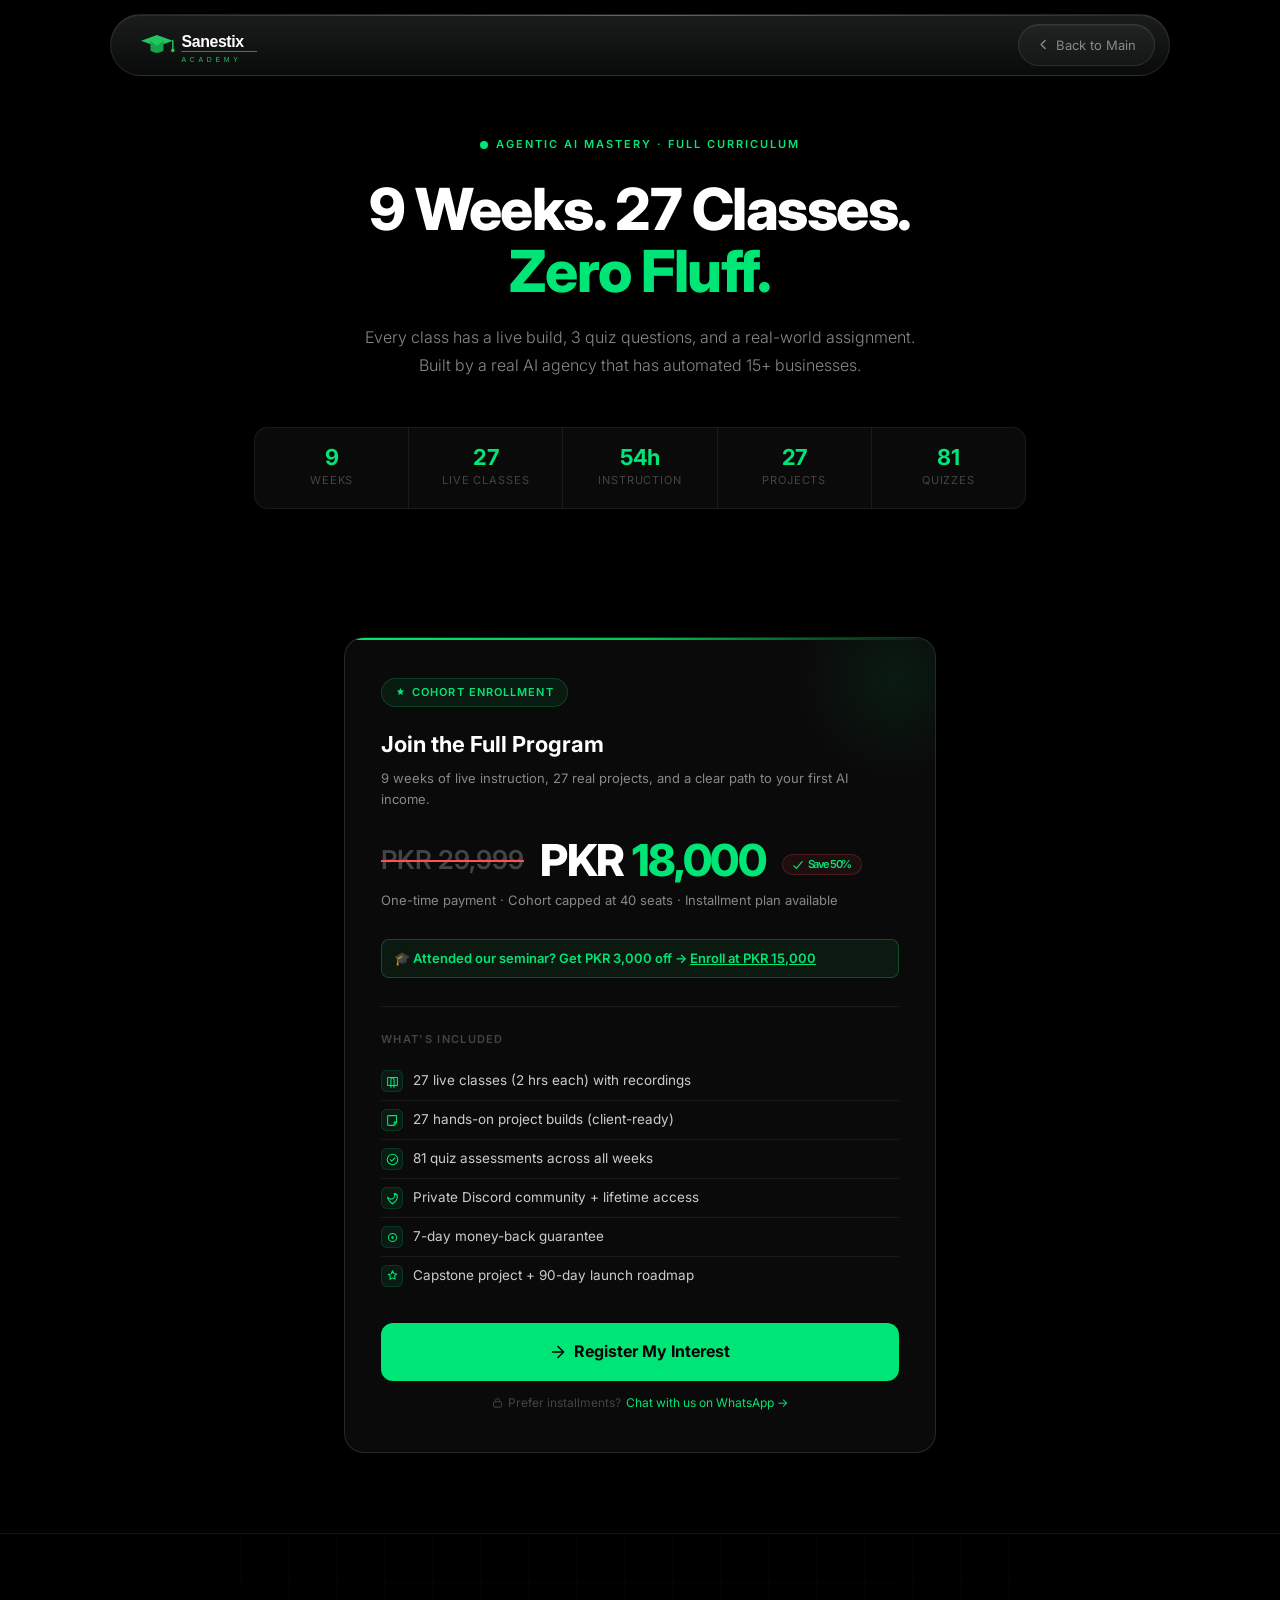
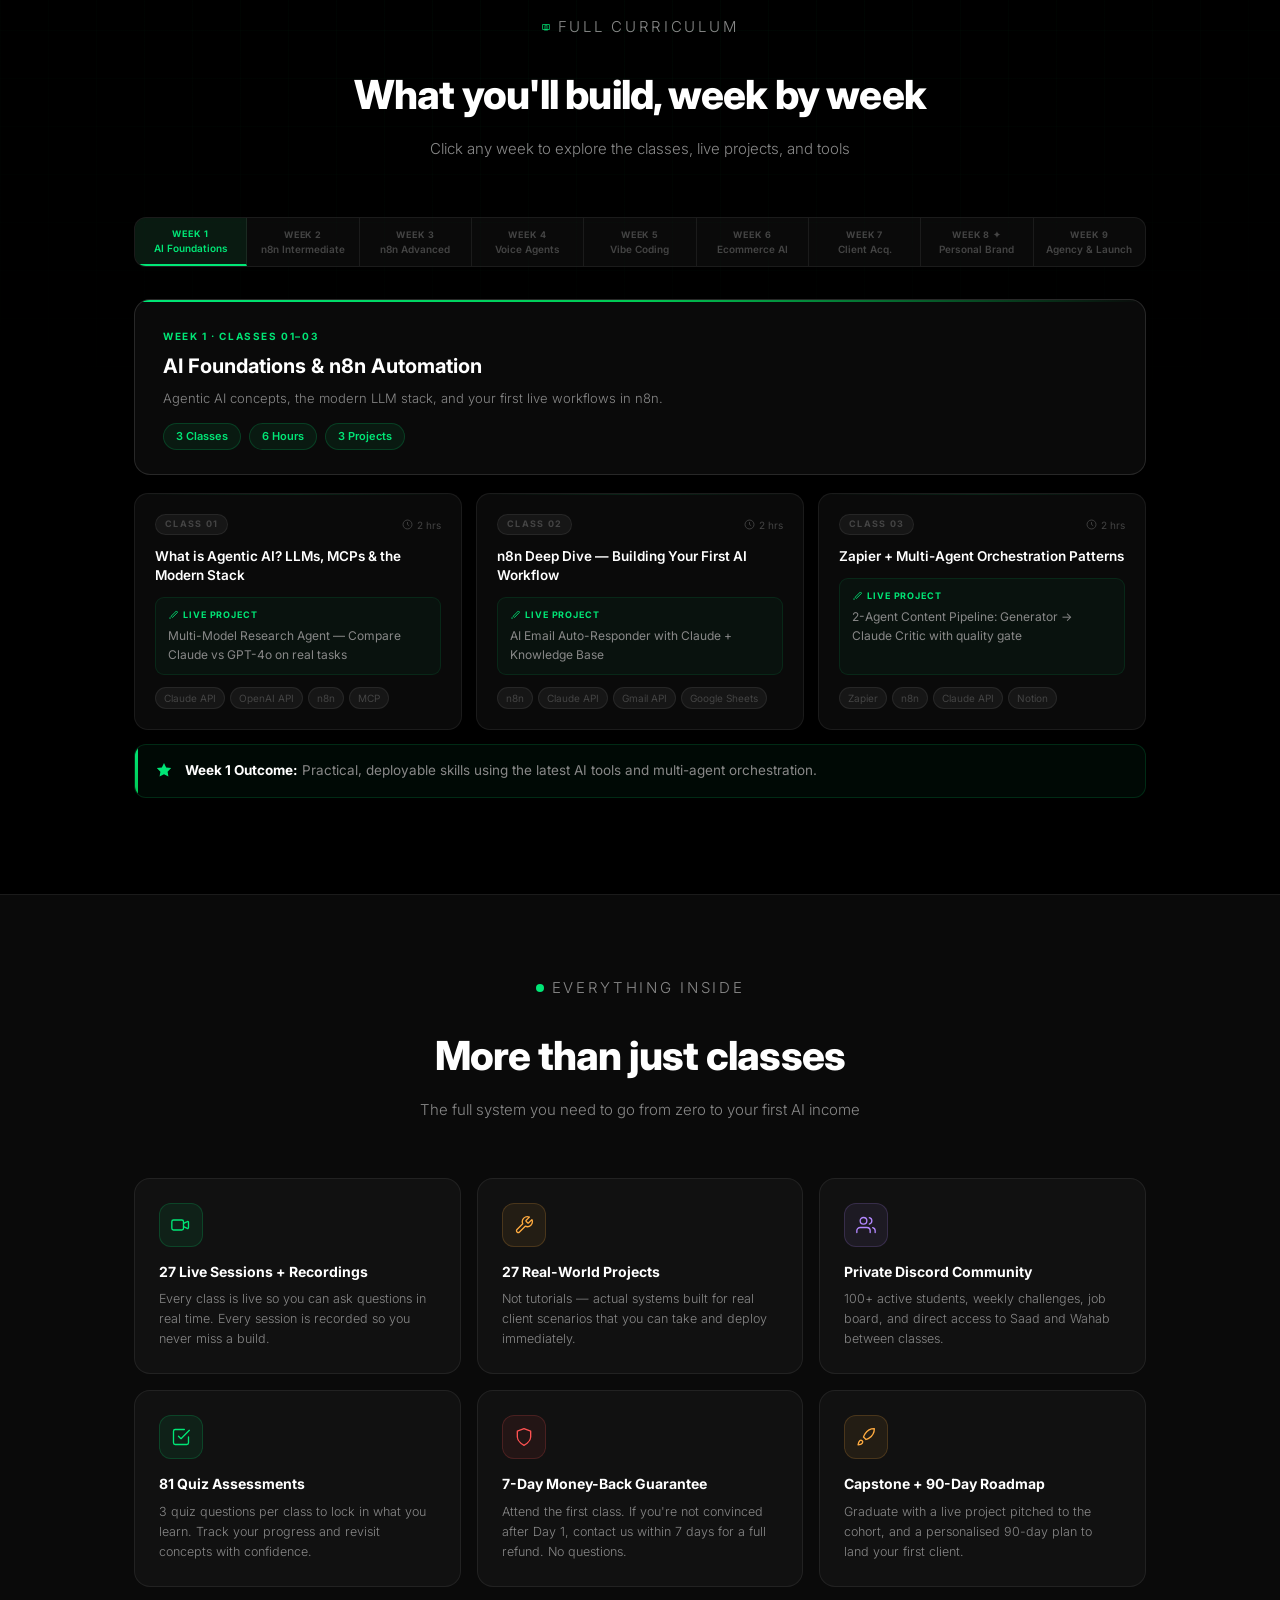
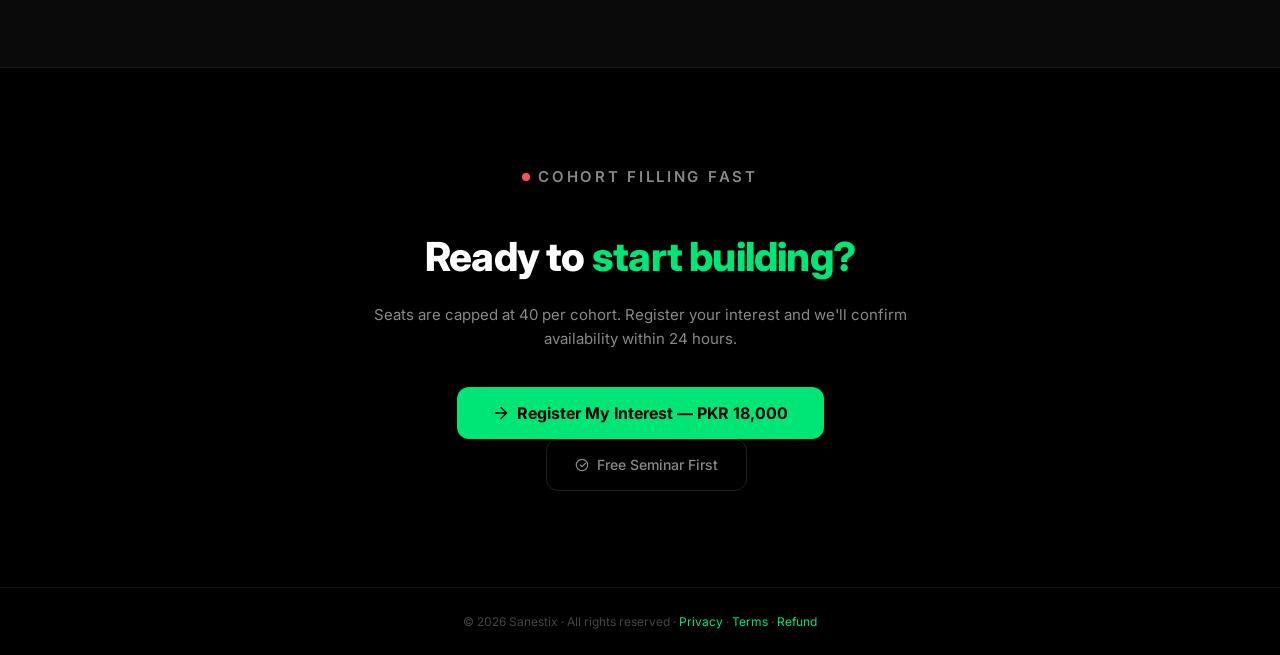
<file: course.html>
<!DOCTYPE html>
<html lang="en">
<head>
<meta charset="UTF-8">
  <link rel="icon" type="image/svg+xml" href="favicon.svg">
<meta name="viewport" content="width=device-width, initial-scale=1.0">
<title>Course Curriculum — Agentic AI Mastery | Sanestix Academy</title>
<meta name="description" content="Explore the full 9-week curriculum of Agentic AI Mastery by Sanestix. 27 live classes covering AI agents, automation, and real-world AI projects — zero fluff.">
<meta name="keywords" content="AI agents curriculum, agentic AI syllabus, 9 week AI course, Sanestix course content, AI automation training">
<meta name="author" content="Sanestix">
<link rel="canonical" href="https://academy.sanestix.com/course.html">

<!-- Open Graph / Social -->
<meta property="og:type" content="website">
<meta property="og:url" content="https://academy.sanestix.com/course.html">
<meta property="og:title" content="Course Curriculum — Agentic AI Mastery | Sanestix Academy">
<meta property="og:description" content="9 weeks. 27 classes. Full curriculum for building production AI agents. Explore the Sanestix Agentic AI Mastery program.">
<meta property="og:image" content="https://academy.sanestix.com/og-home.png">
<meta property="og:site_name" content="Sanestix Academy">

<!-- Twitter Card -->
<meta name="twitter:card" content="summary_large_image">
<meta name="twitter:url" content="https://academy.sanestix.com/course.html">
<meta name="twitter:title" content="Course Curriculum — Agentic AI Mastery | Sanestix Academy">
<meta name="twitter:description" content="9 weeks. 27 classes. Full curriculum for building production AI agents.">
<meta name="twitter:image" content="https://academy.sanestix.com/og-home.png">

<link rel="preconnect" href="https://fonts.googleapis.com">
<link href="https://fonts.googleapis.com/css2?family=Inter:ital,wght@0,300;0,400;0,500;0,600;0,700;0,800;0,900;1,300&display=swap" rel="stylesheet">
<style>
*, *::before, *::after { box-sizing: border-box; margin: 0; padding: 0; }
:root {
  --bg:     #000;
  --bg2:    #0a0a0a;
  --bg3:    #111;
  --bg4:    #161616;
  --g1:     #00e676;
  --g2:     #00c853;
  --border: rgba(255,255,255,0.07);
  --border2:rgba(255,255,255,0.12);
  --text:   #fff;
  --text2:  #888;
  --text3:  #444;
  --red:    #ff5252;
  --amber:  #ffab40;
  --purple: #b388ff;
}
html { scroll-behavior: smooth; }
body {
  font-family: 'Inter', sans-serif;
  background: var(--bg);
  color: var(--text);
  font-size: 15px;
  line-height: 1.6;
  overflow-x: hidden;
}
a { color: inherit; text-decoration: none; }
.container { max-width: 1060px; margin: 0 auto; padding: 0 24px; }

/* ── NAV ── */
.nav {
  position: fixed; top: 14px; left: 50%; transform: translateX(-50%); z-index: 100;
  width: min(1060px, calc(100% - 32px));
  background:
    linear-gradient(180deg, rgba(255,255,255,0.09), rgba(255,255,255,0.02)),
    rgba(6,11,7,0.62);
  backdrop-filter: blur(24px) saturate(1.45);
  -webkit-backdrop-filter: blur(24px) saturate(1.45);
  border: 1px solid rgba(255,255,255,0.10);
  border-radius: 999px;
  box-shadow: inset 0 1px 0 rgba(255,255,255,0.06), 0 18px 40px rgba(0,0,0,0.28);
  min-height: 62px;
  display: flex; align-items: center;
}
.nav::before {
  content: "";
  position: absolute;
  inset: 0;
  height: 1px;
  background: linear-gradient(90deg, transparent, rgba(255,255,255,0.28), transparent);
  pointer-events: none;
}
.nav-inner {
  max-width: none; margin: 0 auto; padding: 0 14px 0 20px;
  width: 100%;
  display: flex; align-items: center; justify-content: space-between;
}

.nav-back {
  display: flex; align-items: center; gap: 6px;
  font-size: 13px; color: var(--text2);
  padding: 10px 18px; border-radius: 999px;
  border: 1px solid rgba(255,255,255,0.10);
  background: rgba(255,255,255,0.04);
  box-shadow: inset 0 1px 0 rgba(255,255,255,0.05);
  transition: color .15s, border-color .15s, background .15s, transform .15s;
}
.nav-back:hover {
  color: var(--g1);
  border-color: rgba(0,230,118,0.3);
  background: rgba(255,255,255,0.08);
  transform: translateY(-1px);
}

/* ── HERO ── */
.hero {
  padding: 132px 24px 72px;
  max-width: 820px;
  margin: 0 auto;
  text-align: center;
}
@media (max-width: 640px) {
  .nav {
    width: calc(100% - 20px);
    top: 10px;
  }
  .nav-inner {
    padding: 0 10px 0 16px;
  }
}
.eyebrow {
  display: inline-flex; align-items: center; gap: 8px;
  font-size: 11px; font-weight: 600; letter-spacing: 0.18em;
  text-transform: uppercase; color: var(--g1);
  margin-bottom: 24px;
}
.hero h1 {
  font-size: clamp(32px, 5.5vw, 58px);
  font-weight: 800;
  line-height: 1.08;
  letter-spacing: -0.025em;
  margin-bottom: 20px;
}
.hero h1 em { color: var(--g1); font-style: normal; }
.hero-sub {
  font-size: 16px; color: var(--text2); font-weight: 300;
  line-height: 1.75; max-width: 560px; margin: 0 auto 48px;
}

/* Stats strip */
.stats-strip {
  display: flex; align-items: center; justify-content: center;
  gap: 0;
  background: var(--bg2);
  border: 1px solid var(--border);
  border-radius: 14px;
  overflow: hidden;
  margin-bottom: 56px;
}
.stat-cell {
  flex: 1; padding: 18px 12px; text-align: center;
  border-right: 1px solid var(--border);
}
.stat-cell:last-child { border-right: none; }
.stat-num {
  font-size: 22px; font-weight: 700; color: var(--g1); line-height: 1;
  letter-spacing: -0.02em;
}
.stat-lbl {
  font-size: 11px; color: var(--text3); margin-top: 4px;
  text-transform: uppercase; letter-spacing: 0.08em;
}

/* ── PRICING CARD ── */
.pricing-section {
  padding: 0 24px 80px;
  max-width: 640px;
  margin: 0 auto;
}
.pricing-card {
  background: var(--bg2);
  border: 1px solid var(--border2);
  border-radius: 20px;
  padding: 40px 36px;
  position: relative;
  overflow: hidden;
}
.pricing-card::before {
  content: '';
  position: absolute; top: 0; left: 0; right: 0; height: 2px;
  background: linear-gradient(90deg, var(--g1), var(--g2), transparent);
}
.pricing-glow {
  position: absolute; top: -60px; right: -60px;
  width: 200px; height: 200px;
  background: radial-gradient(circle, rgba(0,230,118,0.08) 0%, transparent 70%);
  pointer-events: none;
}
.pricing-badge {
  display: inline-flex; align-items: center; gap: 6px;
  background: rgba(0,230,118,0.07);
  border: 1px solid rgba(0,230,118,0.2);
  color: var(--g1); font-size: 11px; font-weight: 600;
  padding: 5px 13px; border-radius: 100px;
  text-transform: uppercase; letter-spacing: 0.1em;
  margin-bottom: 20px;
}
.pricing-head { margin-bottom: 28px; }
.pricing-head h2 {
  font-size: 22px; font-weight: 700; margin-bottom: 6px;
}
.pricing-head p { font-size: 13px; color: var(--text2); }

.price-row {
  display: flex; align-items: center; gap: 16px;
  margin-bottom: 8px;
}
.price-old {
  font-size: 26px; font-weight: 600; color: var(--text3);
  text-decoration: line-through;
  text-decoration-color: var(--red);
  text-decoration-thickness: 2px;
  position: relative;
}
.price-new {
  font-size: 44px; font-weight: 800; color: var(--text);
  letter-spacing: -0.03em; line-height: 1;
}
.price-new span { color: var(--g1); }
.price-note { font-size: 13px; color: var(--text2); margin-bottom: 28px; }
.save-badge {
  display: inline-flex; align-items: center; gap: 5px;
  background: rgba(255,82,82,0.08);
  border: 1px solid rgba(255,82,82,0.2);
  color: var(--red); font-size: 11px; font-weight: 600;
  padding: 4px 10px; border-radius: 100px;
  margin-left: 8px; vertical-align: middle;
}

.pricing-divider {
  height: 1px; background: var(--border); margin: 24px 0;
}

.what-included { margin-bottom: 28px; }
.what-included h4 {
  font-size: 11px; font-weight: 600; color: var(--text3);
  letter-spacing: 0.12em; text-transform: uppercase;
  margin-bottom: 14px;
}
.include-item {
  display: flex; align-items: center; gap: 10px;
  padding: 8px 0;
  border-bottom: 1px solid var(--border);
  font-size: 13.5px; color: #ccc;
}
.include-item:last-child { border-bottom: none; }
.include-icon {
  width: 22px; height: 22px; border-radius: 6px; flex-shrink: 0;
  background: rgba(0,230,118,0.08); border: 1px solid rgba(0,230,118,0.15);
  display: flex; align-items: center; justify-content: center;
}

.enroll-btn {
  width: 100%;
  display: flex; align-items: center; justify-content: center; gap: 8px;
  background: var(--g1); color: #000;
  border: none; border-radius: 12px;
  padding: 16px; font-size: 16px; font-weight: 700;
  font-family: 'Inter', sans-serif;
  cursor: pointer; transition: background .15s, transform .12s;
  margin-bottom: 12px;
}
.enroll-btn:hover { background: var(--g2); transform: translateY(-1px); }
.enroll-btn:active { transform: none; }

.installment-note {
  text-align: center; font-size: 12px; color: var(--text3);
  display: flex; align-items: center; justify-content: center; gap: 5px;
}
.installment-note a { color: var(--g1); }

/* ── CURRICULUM ── */
.curriculum-section {
  padding: 80px 0 96px;
  border-top: 1px solid var(--border);
  position: relative;
  overflow: hidden;
}
.curriculum-section::before {
  content: '';
  position: absolute; inset: 0;
  background-image:
    linear-gradient(rgba(0,230,118,0.025) 1px, transparent 1px),
    linear-gradient(90deg, rgba(0,230,118,0.025) 1px, transparent 1px);
  background-size: 48px 48px;
  mask-image: radial-gradient(ellipse 80% 60% at 50% 0%, black 20%, transparent 100%);
  pointer-events: none;
}
.section-head { text-align: center; margin-bottom: 56px; }
.section-head h2 {
  font-size: clamp(26px, 4vw, 40px); font-weight: 800;
  letter-spacing: -0.02em; margin-bottom: 10px;
}
.section-head p { font-size: 15px; color: var(--text2); font-weight: 300; }

/* Week nav */
.week-nav {
  display: flex; gap: 0;
  background: var(--bg2); border: 1px solid var(--border);
  border-radius: 12px; overflow: hidden;
  margin-bottom: 32px;
  overflow-x: auto;
}
.week-btn {
  flex: 1; min-width: 72px; padding: 10px 6px;
  background: none; border: none; border-right: 1px solid var(--border);
  cursor: pointer; text-align: center; transition: background .15s;
  font-family: 'Inter', sans-serif;
}
.week-btn:last-child { border-right: none; }
.week-btn .wn { display: block; font-size: 9px; font-weight: 700; color: var(--text3); letter-spacing: 0.1em; text-transform: uppercase; margin-bottom: 3px; }
.week-btn .wl { display: block; font-size: 10px; font-weight: 600; color: var(--text3); white-space: nowrap; overflow: hidden; text-overflow: ellipsis; }
.week-btn:hover { background: rgba(255,255,255,0.03); }
.week-btn:hover .wn, .week-btn:hover .wl { color: var(--text2); }
.week-btn.active { background: rgba(0,230,118,0.07); border-bottom: 2px solid var(--g1); }
.week-btn.active .wn, .week-btn.active .wl { color: var(--g1); }

/* Week panel */
.week-panel { display: none; }
.week-panel.active { display: block; }

.week-header-card {
  background: var(--bg2);
  border: 1px solid var(--border2);
  border-radius: 16px; padding: 28px 28px 24px;
  margin-bottom: 18px;
  position: relative; overflow: hidden;
}
.week-header-card::after {
  content: '';
  position: absolute; top: 0; left: 0; right: 0; height: 2px;
  background: linear-gradient(90deg, var(--g1), var(--g2), transparent);
}
.week-label {
  font-size: 10px; font-weight: 700; color: var(--g1);
  letter-spacing: 0.16em; text-transform: uppercase; margin-bottom: 6px;
}
.week-title {
  font-size: 20px; font-weight: 700; margin-bottom: 6px;
}
.week-desc { font-size: 13px; color: var(--text2); font-weight: 300; }
.week-pills {
  display: flex; gap: 8px; margin-top: 14px; flex-wrap: wrap;
}
.week-pill {
  font-size: 11px; font-weight: 600; color: var(--g1);
  background: rgba(0,230,118,0.07); border: 1px solid rgba(0,230,118,0.18);
  padding: 4px 12px; border-radius: 100px;
}

/* Classes grid */
.classes-grid {
  display: grid; grid-template-columns: repeat(3, 1fr);
  gap: 14px; margin-bottom: 14px;
}
.class-card {
  background: var(--bg2);
  border: 1px solid var(--border);
  border-radius: 14px; padding: 20px;
  display: flex; flex-direction: column; gap: 12px;
  transition: border-color .2s, transform .2s;
  position: relative; overflow: hidden;
}
.class-card::before {
  content: '';
  position: absolute; top: 0; left: 0; right: 0; height: 1px;
  background: linear-gradient(90deg, transparent, rgba(0,230,118,0.12), transparent);
}
.class-card:hover {
  border-color: rgba(0,230,118,0.35);
  transform: translateY(-2px);
}
.class-top {
  display: flex; align-items: center; justify-content: space-between;
}
.class-num {
  font-size: 9px; font-weight: 700; color: var(--text3);
  letter-spacing: 0.14em; text-transform: uppercase;
  background: var(--bg4); border: 1px solid var(--border);
  padding: 2px 9px; border-radius: 100px;
}
.class-dur {
  display: flex; align-items: center; gap: 4px;
  font-size: 10px; color: var(--text3);
}
.class-title {
  font-size: 13.5px; font-weight: 600; color: var(--text); line-height: 1.4;
}
.class-project {
  background: rgba(0,230,118,0.04);
  border: 1px solid rgba(0,230,118,0.1);
  border-radius: 9px; padding: 10px 12px;
  flex: 1;
}
.project-label {
  display: flex; align-items: center; gap: 5px;
  font-size: 9px; font-weight: 700; color: var(--g1);
  letter-spacing: 0.1em; text-transform: uppercase; margin-bottom: 5px;
}
.project-title { font-size: 12px; color: var(--text2); line-height: 1.55; }
.class-tools { display: flex; flex-wrap: wrap; gap: 5px; }
.tool-tag {
  font-size: 10px; background: var(--bg4);
  border: 1px solid var(--border); color: var(--text3);
  padding: 2px 8px; border-radius: 100px;
  transition: color .15s, border-color .15s;
}
.class-card:hover .tool-tag { color: var(--text2); border-color: rgba(0,230,118,0.18); }

/* Outcome bar */
.outcome-bar {
  background: rgba(0,230,118,0.04);
  border: 1px solid rgba(0,230,118,0.15);
  border-radius: 12px; padding: 15px 20px;
  display: flex; align-items: center; gap: 12px;
  font-size: 13.5px; color: var(--text2);
  position: relative; overflow: hidden;
}
.outcome-bar::before {
  content: '';
  position: absolute; left: 0; top: 0; bottom: 0; width: 3px;
  background: linear-gradient(180deg, var(--g1), var(--g2));
}
.outcome-bar strong { color: var(--text); }

/* ── WHAT'S INCLUDED ── */
.included-section {
  background: var(--bg2);
  border-top: 1px solid var(--border);
  border-bottom: 1px solid var(--border);
  padding: 80px 0;
}
.included-grid {
  display: grid; grid-template-columns: repeat(3, 1fr); gap: 16px;
  margin-top: 48px;
}
.included-card {
  background: var(--bg3);
  border: 1px solid var(--border);
  border-radius: 16px; padding: 24px;
  transition: border-color .2s, transform .2s;
}
.included-card:hover {
  border-color: rgba(0,230,118,0.3);
  transform: translateY(-2px);
}
.included-icon {
  width: 44px; height: 44px; border-radius: 12px; flex-shrink: 0;
  display: flex; align-items: center; justify-content: center;
  margin-bottom: 14px;
}
.included-icon.green { background: rgba(0,230,118,0.08); border: 1px solid rgba(0,230,118,0.18); }
.included-icon.amber { background: rgba(255,171,64,0.08); border: 1px solid rgba(255,171,64,0.18); }
.included-icon.purple { background: rgba(179,136,255,0.08); border: 1px solid rgba(179,136,255,0.18); }
.included-icon.red { background: rgba(255,82,82,0.08); border: 1px solid rgba(255,82,82,0.18); }
.included-icon.blue { background: rgba(96,165,250,0.08); border: 1px solid rgba(96,165,250,0.18); }
.included-card h4 {
  font-size: 14px; font-weight: 700; margin-bottom: 6px;
}
.included-card p { font-size: 12.5px; color: var(--text2); line-height: 1.6; font-weight: 300; }

/* ── CTA BOTTOM ── */
.cta-section {
  padding: 96px 24px;
  text-align: center;
  max-width: 600px;
  margin: 0 auto;
}
.cta-section h2 {
  font-size: clamp(26px, 4vw, 40px); font-weight: 800;
  letter-spacing: -0.02em; margin-bottom: 14px;
}
.cta-section h2 em { color: var(--g1); font-style: normal; }
.cta-section p { font-size: 15px; color: var(--text2); margin-bottom: 36px; }
.btn-green {
  display: inline-flex; align-items: center; gap: 8px;
  background: var(--g1); color: #000;
  font-size: 16px; font-weight: 700;
  padding: 16px 36px; border-radius: 12px;
  transition: background .15s, transform .12s;
  border: none; cursor: pointer; font-family: 'Inter', sans-serif;
}
.btn-green:hover { background: var(--g2); transform: translateY(-1px); }
.btn-ghost {
  display: inline-flex; align-items: center; gap: 8px;
  background: transparent; color: var(--text2);
  font-size: 14px; font-weight: 500;
  padding: 14px 28px; border-radius: 12px;
  border: 1px solid var(--border2);
  transition: border-color .15s, color .15s;
  margin-left: 12px;
}
.btn-ghost:hover { border-color: rgba(0,230,118,0.35); color: var(--text); }

/* ── FOOTER ── */
footer {
  border-top: 1px solid var(--border);
  text-align: center; padding: 24px;
  font-size: 12px; color: var(--text3);
}
footer a { color: var(--g1); }

/* ── MODAL ── */
.overlay {
  display: none;
  position: fixed; inset: 0; z-index: 200;
  background: rgba(0,0,0,0.82); backdrop-filter: blur(6px);
  align-items: center; justify-content: center; padding: 24px;
}
.overlay.open { display: flex; }
.modal {
  background: #111; border: 1px solid rgba(255,255,255,0.1);
  border-radius: 18px; padding: 40px 36px;
  width: 100%; max-width: 400px; position: relative;
}
.modal-close {
  position: absolute; top: 16px; right: 18px;
  background: none; border: none; color: #555;
  font-size: 22px; cursor: pointer;
}
.modal-close:hover { color: #fff; }
.modal h2 { font-size: 20px; font-weight: 700; margin-bottom: 6px; }
.modal p { font-size: 13px; color: #777; margin-bottom: 24px; }
.field { margin-bottom: 14px; }
.field label {
  display: block; font-size: 11px; font-weight: 600;
  letter-spacing: 0.1em; color: #555; text-transform: uppercase; margin-bottom: 7px;
}
.field input {
  width: 100%; background: #1a1a1a;
  border: 1px solid rgba(255,255,255,0.1);
  border-radius: 10px; padding: 13px 14px;
  color: #fff; font-size: 14px;
  font-family: 'Inter', sans-serif; outline: none;
  transition: border-color .2s;
}
.field input::placeholder { color: #333; }
.field input:focus { border-color: var(--g1); box-shadow: 0 0 0 3px rgba(0,230,118,0.07); }
.modal-btn {
  width: 100%; background: var(--g1); color: #000;
  border: none; border-radius: 10px; padding: 14px;
  font-size: 15px; font-weight: 700;
  font-family: 'Inter', sans-serif; cursor: pointer;
  margin-top: 4px; transition: background .15s;
  display: flex; align-items: center; justify-content: center; gap: 8px;
}
.modal-btn:hover { background: var(--g2); }
.privacy { text-align: center; font-size: 11px; color: #333; margin-top: 10px; display: flex; align-items: center; justify-content: center; gap: 5px; }

/* Success */
.success-state { display: none; text-align: center; }
.success-icon {
  width: 54px; height: 54px; border-radius: 50%;
  background: rgba(0,230,118,0.08); border: 2px solid var(--g1);
  display: flex; align-items: center; justify-content: center;
  margin: 0 auto 16px;
}
.success-state h3 { font-size: 20px; font-weight: 700; margin-bottom: 8px; }
.success-state p { font-size: 13px; color: #777; line-height: 1.6; }
.wa-btn {
  display: inline-flex; align-items: center; gap: 8px;
  background: #25d366; color: #000;
  font-weight: 700; font-size: 14px;
  padding: 11px 20px; border-radius: 100px;
  margin-top: 16px; font-family: 'Inter', sans-serif;
}
.wa-btn:hover { opacity: 0.88; }

/* ── RESPONSIVE ── */
@media (max-width: 820px) {
  .classes-grid { grid-template-columns: 1fr 1fr; }
  .included-grid { grid-template-columns: 1fr 1fr; }
}
@media (max-width: 540px) {
  .classes-grid { grid-template-columns: 1fr; }
  .included-grid { grid-template-columns: 1fr; }
  .pricing-card { padding: 28px 20px; }
  .modal { padding: 28px 20px; }
  .stats-strip { flex-wrap: wrap; }
  .stat-cell { min-width: 50%; border-bottom: 1px solid var(--border); }
}
      .nav-logo { display:flex; align-items:center; flex-shrink:0; text-decoration:none; margin-right:32px; transition:opacity .2s; }
    .nav-logo:hover { opacity:0.82; }
    .nav-logo-img { height:46px; width:auto; display:block; }
    .footer-logo { margin-bottom:14px; }
    .footer-logo-img { height:46px; width:auto; display:block; }
  </style>

<!-- Schema.org: BreadcrumbList -->
<script type="application/ld+json">
{
  "@context": "https://schema.org",
  "@type": "BreadcrumbList",
  "itemListElement": [
    { "@type": "ListItem", "position": 1, "name": "Sanestix Academy", "item": "https://academy.sanestix.com/" },
    { "@type": "ListItem", "position": 2, "name": "Full Curriculum", "item": "https://academy.sanestix.com/course.html" }
  ]
}
</script>
</head>
<body>

<!-- NAV -->
<nav class="nav">
  <div class="nav-inner">
    <a href="index.html" class="nav-logo"><img src="sanestix-logo.svg" alt="Sanestix Academy" class="nav-logo-img"></a>
    <a href="index.html" class="nav-back">
      <svg width="13" height="13" viewBox="0 0 16 16" fill="none"><path d="M10 3L5 8l5 5" stroke="currentColor" stroke-width="1.7" stroke-linecap="round" stroke-linejoin="round"/></svg>
      Back to Main
    </a>
  </div>
</nav>

<!-- HERO -->
<section class="hero">
  <div class="eyebrow">
    <svg width="8" height="8" viewBox="0 0 8 8"><circle cx="4" cy="4" r="4" fill="#00e676"/></svg>
    Agentic AI Mastery · Full Curriculum
  </div>
  <h1>9 Weeks. 27 Classes.<br><em>Zero Fluff.</em></h1>
        <p class="hero-sub">Every class has a live build, 3 quiz questions, and a real-world assignment. Built by a real AI agency that has automated 15+ businesses.</p>

  <div class="stats-strip">
    <div class="stat-cell">
      <div class="stat-num">9</div>
      <div class="stat-lbl">Weeks</div>
    </div>
    <div class="stat-cell">
      <div class="stat-num">27</div>
      <div class="stat-lbl">Live Classes</div>
    </div>
    <div class="stat-cell">
      <div class="stat-num">54h</div>
      <div class="stat-lbl">Instruction</div>
    </div>
    <div class="stat-cell">
      <div class="stat-num">27</div>
      <div class="stat-lbl">Projects</div>
    </div>
    <div class="stat-cell">
      <div class="stat-num">81</div>
      <div class="stat-lbl">Quizzes</div>
    </div>
  </div>
</section>

<!-- PRICING CARD -->
<div class="pricing-section">
  <div class="pricing-card">
    <div class="pricing-glow"></div>

    <div class="pricing-badge">
      <svg width="11" height="11" viewBox="0 0 16 16" fill="none"><path d="M8 1.5l1.6 3.3 3.6.5-2.6 2.5.6 3.7L8 9.7 4.8 11.5l.6-3.7L2.8 5.3l3.6-.5z" fill="#00e676"/></svg>
      Cohort Enrollment
    </div>

    <div class="pricing-head">
      <h2>Join the Full Program</h2>
      <p>9 weeks of live instruction, 27 real projects, and a clear path to your first AI income.</p>
    </div>

    <div class="price-row">
      <div class="price-old">PKR 29,999</div>
      <div class="price-new">PKR <span>18,000</span>
        <span class="save-badge">
          <svg width="10" height="10" viewBox="0 0 12 12" fill="none"><polyline points="1,7 4,10 11,2" stroke="currentColor" stroke-width="1.5" stroke-linecap="round" stroke-linejoin="round"/></svg>
          Save 50%
        </span>
      </div>
    </div>
    <p class="price-note">One-time payment · Cohort capped at 40 seats · Installment plan available</p>
    <p class="price-note" style="background:rgba(34,197,94,0.08);border:1px solid rgba(34,197,94,0.3);border-radius:8px;padding:8px 12px;color:var(--g1);font-weight:600;">
      🎓 Attended our seminar? Get PKR 3,000 off → <a href="enroll.html?ref=seminar" style="color:var(--g1);text-decoration:underline;">Enroll at PKR 15,000</a>
    </p>

    <div class="pricing-divider"></div>

    <div class="what-included">
      <h4>What's included</h4>

      <div class="include-item">
        <div class="include-icon">
          <svg width="13" height="13" viewBox="0 0 16 16" fill="none"><path d="M2 3h5a3 3 0 013 3v9a2 2 0 00-2-2H2z" stroke="#00e676" stroke-width="1.3" stroke-linecap="round" stroke-linejoin="round"/><path d="M14 3h-5a3 3 0 00-3 3v9a2 2 0 012-2h6z" stroke="#00e676" stroke-width="1.3" stroke-linecap="round" stroke-linejoin="round"/></svg>
        </div>
        27 live classes (2 hrs each) with recordings
      </div>
      <div class="include-item">
        <div class="include-icon">
          <svg width="13" height="13" viewBox="0 0 16 16" fill="none"><path d="M13 2H3a1 1 0 00-1 1v10a1 1 0 001 1h7l3-3V3a1 1 0 00-1-1z" stroke="#00e676" stroke-width="1.3" stroke-linecap="round" stroke-linejoin="round"/><path d="M10 13v-3h3" stroke="#00e676" stroke-width="1.3" stroke-linecap="round" stroke-linejoin="round"/></svg>
        </div>
        27 hands-on project builds (client-ready)
      </div>
      <div class="include-item">
        <div class="include-icon">
          <svg width="13" height="13" viewBox="0 0 16 16" fill="none"><circle cx="8" cy="8" r="6.5" stroke="#00e676" stroke-width="1.3"/><polyline points="5,8 7,10 11,6" stroke="#00e676" stroke-width="1.3" stroke-linecap="round" stroke-linejoin="round"/></svg>
        </div>
        81 quiz assessments across all weeks
      </div>
      <div class="include-item">
        <div class="include-icon">
          <svg width="13" height="13" viewBox="0 0 16 16" fill="none"><path d="M10.3 2.5A4 4 0 012 6c0 3.9 6 8.5 6 8.5s6-4.6 6-8.5a4 4 0 00-3.7-4z" stroke="#00e676" stroke-width="1.3" stroke-linecap="round"/></svg>
        </div>
        Private Discord community + lifetime access
      </div>
      <div class="include-item">
        <div class="include-icon">
          <svg width="13" height="13" viewBox="0 0 16 16" fill="none"><path d="M3 8a5 5 0 0010 0A5 5 0 003 8z" stroke="#00e676" stroke-width="1.3"/><circle cx="8" cy="8" r="1.5" fill="#00e676"/></svg>
        </div>
        7-day money-back guarantee
      </div>
      <div class="include-item">
        <div class="include-icon">
          <svg width="13" height="13" viewBox="0 0 16 16" fill="none"><path d="M8 1l1.6 3.3 3.6.5-2.6 2.5.6 3.7L8 9.7 4.8 11.5l.6-3.7L2.8 5.3l3.6-.5z" stroke="#00e676" stroke-width="1.3" stroke-linejoin="round"/></svg>
        </div>
        Capstone project + 90-day launch roadmap
      </div>
    </div>

    <a href="enroll.html" class="enroll-btn" style="display:inline-flex;align-items:center;gap:8px;text-decoration:none;">
      <svg width="16" height="16" viewBox="0 0 20 20" fill="none"><path d="M3 10h14M10 3l7 7-7 7" stroke="#000" stroke-width="1.8" stroke-linecap="round" stroke-linejoin="round"/></svg>
      Register My Interest
    </a>
    <p class="installment-note">
      <svg width="11" height="11" viewBox="0 0 14 14" fill="none"><rect x="2" y="6" width="10" height="7" rx="1.5" stroke="currentColor" stroke-width="1.2"/><path d="M4.5 6V4.5a2.5 2.5 0 015 0V6" stroke="currentColor" stroke-width="1.2" stroke-linecap="round"/></svg>
      Prefer installments? <a href="https://wa.me/923014422951" target="_blank">Chat with us on WhatsApp →</a>
    </p>
  </div>
</div>

<!-- CURRICULUM -->
<section class="curriculum-section" id="curriculum">
  <div class="container">
    <div class="section-head">
      <p class="eyebrow">
        <svg width="8" height="8" viewBox="0 0 16 16" fill="none"><path d="M2 3h5a3 3 0 013 3v9a2 2 0 00-2-2H2z" stroke="#00e676" stroke-width="1.5" stroke-linecap="round"/><path d="M14 3h-5a3 3 0 00-3 3v9a2 2 0 012-2h6z" stroke="#00e676" stroke-width="1.5" stroke-linecap="round"/></svg>
        Full Curriculum
      </p>
      <h2>What you'll build, week by week</h2>
      <p>Click any week to explore the classes, live projects, and tools</p>
    </div>

    <!-- Week Nav -->
    <div class="week-nav">
      <button class="week-btn active" onclick="switchWeek(1)"><span class="wn">Week 1</span><span class="wl">AI Foundations</span></button>
      <button class="week-btn" onclick="switchWeek(2)"><span class="wn">Week 2</span><span class="wl">n8n Intermediate</span></button>
      <button class="week-btn" onclick="switchWeek(3)"><span class="wn">Week 3</span><span class="wl">n8n Advanced</span></button>
      <button class="week-btn" onclick="switchWeek(4)"><span class="wn">Week 4</span><span class="wl">Voice Agents</span></button>
      <button class="week-btn" onclick="switchWeek(5)"><span class="wn">Week 5</span><span class="wl">Vibe Coding</span></button>
      <button class="week-btn" onclick="switchWeek(6)"><span class="wn">Week 6</span><span class="wl">Ecommerce AI</span></button>
      <button class="week-btn" onclick="switchWeek(7)"><span class="wn">Week 7</span><span class="wl">Client Acq.</span></button>
      <button class="week-btn" onclick="switchWeek(8)"><span class="wn">Week 8 ✦</span><span class="wl">Personal Brand</span></button>
      <button class="week-btn" onclick="switchWeek(9)"><span class="wn">Week 9</span><span class="wl">Agency & Launch</span></button>
    </div>

    <!-- WEEK 1 -->
    <div class="week-panel active" id="w1">
      <div class="week-header-card">
        <div class="week-label">Week 1 · Classes 01–03</div>
        <div class="week-title">AI Foundations & n8n Automation</div>
        <div class="week-desc">Agentic AI concepts, the modern LLM stack, and your first live workflows in n8n.</div>
        <div class="week-pills"><span class="week-pill">3 Classes</span><span class="week-pill">6 Hours</span><span class="week-pill">3 Projects</span></div>
      </div>
      <div class="classes-grid">
        <div class="class-card">
          <div class="class-top"><div class="class-num">Class 01</div><div class="class-dur"><svg width="11" height="11" viewBox="0 0 16 16" fill="none"><circle cx="8" cy="8" r="6.5" stroke="currentColor" stroke-width="1.3"/><path d="M8 5v3l2 1.5" stroke="currentColor" stroke-width="1.3" stroke-linecap="round"/></svg> 2 hrs</div></div>
          <div class="class-title">What is Agentic AI? LLMs, MCPs & the Modern Stack</div>
          <div class="class-project"><div class="project-label"><svg width="10" height="10" viewBox="0 0 16 16" fill="none"><path d="M13 2l-8 8 2 2 8-8z" stroke="#00e676" stroke-width="1.4" stroke-linecap="round" stroke-linejoin="round"/><path d="M2 14l3-1-2-2z" fill="#00e676"/></svg> Live Project</div><div class="project-title">Multi-Model Research Agent — Compare Claude vs GPT-4o on real tasks</div></div>
          <div class="class-tools"><span class="tool-tag">Claude API</span><span class="tool-tag">OpenAI API</span><span class="tool-tag">n8n</span><span class="tool-tag">MCP</span></div>
        </div>
        <div class="class-card">
          <div class="class-top"><div class="class-num">Class 02</div><div class="class-dur"><svg width="11" height="11" viewBox="0 0 16 16" fill="none"><circle cx="8" cy="8" r="6.5" stroke="currentColor" stroke-width="1.3"/><path d="M8 5v3l2 1.5" stroke="currentColor" stroke-width="1.3" stroke-linecap="round"/></svg> 2 hrs</div></div>
          <div class="class-title">n8n Deep Dive — Building Your First AI Workflow</div>
          <div class="class-project"><div class="project-label"><svg width="10" height="10" viewBox="0 0 16 16" fill="none"><path d="M13 2l-8 8 2 2 8-8z" stroke="#00e676" stroke-width="1.4" stroke-linecap="round" stroke-linejoin="round"/><path d="M2 14l3-1-2-2z" fill="#00e676"/></svg> Live Project</div><div class="project-title">AI Email Auto-Responder with Claude + Knowledge Base</div></div>
          <div class="class-tools"><span class="tool-tag">n8n</span><span class="tool-tag">Claude API</span><span class="tool-tag">Gmail API</span><span class="tool-tag">Google Sheets</span></div>
        </div>
        <div class="class-card">
          <div class="class-top"><div class="class-num">Class 03</div><div class="class-dur"><svg width="11" height="11" viewBox="0 0 16 16" fill="none"><circle cx="8" cy="8" r="6.5" stroke="currentColor" stroke-width="1.3"/><path d="M8 5v3l2 1.5" stroke="currentColor" stroke-width="1.3" stroke-linecap="round"/></svg> 2 hrs</div></div>
          <div class="class-title">Zapier + Multi-Agent Orchestration Patterns</div>
          <div class="class-project"><div class="project-label"><svg width="10" height="10" viewBox="0 0 16 16" fill="none"><path d="M13 2l-8 8 2 2 8-8z" stroke="#00e676" stroke-width="1.4" stroke-linecap="round" stroke-linejoin="round"/><path d="M2 14l3-1-2-2z" fill="#00e676"/></svg> Live Project</div><div class="project-title">2-Agent Content Pipeline: Generator → Claude Critic with quality gate</div></div>
          <div class="class-tools"><span class="tool-tag">Zapier</span><span class="tool-tag">n8n</span><span class="tool-tag">Claude API</span><span class="tool-tag">Notion</span></div>
        </div>
      </div>
      <div class="outcome-bar">
        <svg width="18" height="18" viewBox="0 0 20 20" fill="none" flex-shrink="0"><path d="M10 1l2.4 5 5.6.8-4 3.9.9 5.3L10 13.5 5.1 16l.9-5.3L2 6.8l5.6-.8z" fill="#00e676"/></svg>
        <span><strong>Week 1 Outcome:</strong> Practical, deployable skills using the latest AI tools and multi-agent orchestration.</span>
      </div>
    </div>

    <!-- WEEK 2 -->
    <div class="week-panel" id="w2">
      <div class="week-header-card">
        <div class="week-label">Week 2 · Classes 04–06</div>
        <div class="week-title">n8n Intermediate — Data, APIs & Sub-Workflows</div>
        <div class="week-desc">Advanced data handling, REST APIs, OAuth, and agentic loops.</div>
        <div class="week-pills"><span class="week-pill">3 Classes</span><span class="week-pill">6 Hours</span><span class="week-pill">3 Projects</span></div>
      </div>
      <div class="classes-grid">
        <div class="class-card">
          <div class="class-top"><div class="class-num">Class 04</div><div class="class-dur"><svg width="11" height="11" viewBox="0 0 16 16" fill="none"><circle cx="8" cy="8" r="6.5" stroke="currentColor" stroke-width="1.3"/><path d="M8 5v3l2 1.5" stroke="currentColor" stroke-width="1.3" stroke-linecap="round"/></svg> 2 hrs</div></div>
          <div class="class-title">Advanced Data Manipulation & AI Transformation</div>
          <div class="class-project"><div class="project-label"><svg width="10" height="10" viewBox="0 0 16 16" fill="none"><path d="M13 2l-8 8 2 2 8-8z" stroke="#00e676" stroke-width="1.4" stroke-linecap="round" stroke-linejoin="round"/><path d="M2 14l3-1-2-2z" fill="#00e676"/></svg> Live Project</div><div class="project-title">Universal AI Data Cleaning Pipeline — Claude normalises any input format</div></div>
          <div class="class-tools"><span class="tool-tag">n8n</span><span class="tool-tag">Claude API</span><span class="tool-tag">Airtable</span><span class="tool-tag">JMESPath</span></div>
        </div>
        <div class="class-card">
          <div class="class-top"><div class="class-num">Class 05</div><div class="class-dur"><svg width="11" height="11" viewBox="0 0 16 16" fill="none"><circle cx="8" cy="8" r="6.5" stroke="currentColor" stroke-width="1.3"/><path d="M8 5v3l2 1.5" stroke="currentColor" stroke-width="1.3" stroke-linecap="round"/></svg> 2 hrs</div></div>
          <div class="class-title">REST APIs, OAuth, Webhooks & AI-Augmented Integrations</div>
          <div class="class-project"><div class="project-label"><svg width="10" height="10" viewBox="0 0 16 16" fill="none"><path d="M13 2l-8 8 2 2 8-8z" stroke="#00e676" stroke-width="1.4" stroke-linecap="round" stroke-linejoin="round"/><path d="M2 14l3-1-2-2z" fill="#00e676"/></svg> Live Project</div><div class="project-title">GitHub → Notion Project Tracker with AI-generated summaries</div></div>
          <div class="class-tools"><span class="tool-tag">GitHub API</span><span class="tool-tag">Notion API</span><span class="tool-tag">OAuth2</span><span class="tool-tag">Claude API</span></div>
        </div>
        <div class="class-card">
          <div class="class-top"><div class="class-num">Class 06</div><div class="class-dur"><svg width="11" height="11" viewBox="0 0 16 16" fill="none"><circle cx="8" cy="8" r="6.5" stroke="currentColor" stroke-width="1.3"/><path d="M8 5v3l2 1.5" stroke="currentColor" stroke-width="1.3" stroke-linecap="round"/></svg> 2 hrs</div></div>
          <div class="class-title">Sub-Workflows, AI Chains & Agentic Loops</div>
          <div class="class-project"><div class="project-label"><svg width="10" height="10" viewBox="0 0 16 16" fill="none"><path d="M13 2l-8 8 2 2 8-8z" stroke="#00e676" stroke-width="1.4" stroke-linecap="round" stroke-linejoin="round"/><path d="M2 14l3-1-2-2z" fill="#00e676"/></svg> Live Project</div><div class="project-title">Autonomous Research Agent — Claude decides which tools to call next</div></div>
          <div class="class-tools"><span class="tool-tag">Claude tool_use API</span><span class="tool-tag">Supabase</span><span class="tool-tag">n8n</span></div>
        </div>
      </div>
      <div class="outcome-bar"><svg width="18" height="18" viewBox="0 0 20 20" fill="none"><path d="M10 1l2.4 5 5.6.8-4 3.9.9 5.3L10 13.5 5.1 16l.9-5.3L2 6.8l5.6-.8z" fill="#00e676"/></svg><span><strong>Week 2 Outcome:</strong> Build autonomous agents with persistent memory and complex API integrations.</span></div>
    </div>

    <!-- WEEK 3 -->
    <div class="week-panel" id="w3">
      <div class="week-header-card">
        <div class="week-label">Week 3 · Classes 07–09</div>
        <div class="week-title">n8n Advanced — Production, Agents & RAG</div>
        <div class="week-desc">Self-hosting, vector search, MCP servers, and a full client system capstone.</div>
        <div class="week-pills"><span class="week-pill">3 Classes</span><span class="week-pill">6 Hours</span><span class="week-pill">3 Projects</span></div>
      </div>
      <div class="classes-grid">
        <div class="class-card"><div class="class-top"><div class="class-num">Class 07</div><div class="class-dur"><svg width="11" height="11" viewBox="0 0 16 16" fill="none"><circle cx="8" cy="8" r="6.5" stroke="currentColor" stroke-width="1.3"/><path d="M8 5v3l2 1.5" stroke="currentColor" stroke-width="1.3" stroke-linecap="round"/></svg> 2 hrs</div></div><div class="class-title">Production n8n — Self-Hosting, Security & Reliability</div><div class="class-project"><div class="project-label"><svg width="10" height="10" viewBox="0 0 16 16" fill="none"><path d="M13 2l-8 8 2 2 8-8z" stroke="#00e676" stroke-width="1.4" stroke-linecap="round" stroke-linejoin="round"/><path d="M2 14l3-1-2-2z" fill="#00e676"/></svg> Live Project</div><div class="project-title">Production-Grade Self-Hosted n8n with Slack Monitoring Dashboard</div></div><div class="class-tools"><span class="tool-tag">Docker</span><span class="tool-tag">Railway</span><span class="tool-tag">Nginx</span><span class="tool-tag">Postgres</span></div></div>
        <div class="class-card"><div class="class-top"><div class="class-num">Class 08</div><div class="class-dur"><svg width="11" height="11" viewBox="0 0 16 16" fill="none"><circle cx="8" cy="8" r="6.5" stroke="currentColor" stroke-width="1.3"/><path d="M8 5v3l2 1.5" stroke="currentColor" stroke-width="1.3" stroke-linecap="round"/></svg> 2 hrs</div></div><div class="class-title">Building Real AI Agents — Memory, Tools, RAG & MCP</div><div class="class-project"><div class="project-label"><svg width="10" height="10" viewBox="0 0 16 16" fill="none"><path d="M13 2l-8 8 2 2 8-8z" stroke="#00e676" stroke-width="1.4" stroke-linecap="round" stroke-linejoin="round"/><path d="M2 14l3-1-2-2z" fill="#00e676"/></svg> Live Project</div><div class="project-title">Company Knowledge Base Agent with MCP Tools + Persistent Memory</div></div><div class="class-tools"><span class="tool-tag">n8n AI Agent</span><span class="tool-tag">Supabase Vector</span><span class="tool-tag">Claude API</span></div></div>
        <div class="class-card"><div class="class-top"><div class="class-num">Class 09</div><div class="class-dur"><svg width="11" height="11" viewBox="0 0 16 16" fill="none"><circle cx="8" cy="8" r="6.5" stroke="currentColor" stroke-width="1.3"/><path d="M8 5v3l2 1.5" stroke="currentColor" stroke-width="1.3" stroke-linecap="round"/></svg> 2 hrs</div></div><div class="class-title">n8n Capstone — Full Client Automation System</div><div class="class-project"><div class="project-label"><svg width="10" height="10" viewBox="0 0 16 16" fill="none"><path d="M13 2l-8 8 2 2 8-8z" stroke="#00e676" stroke-width="1.4" stroke-linecap="round" stroke-linejoin="round"/><path d="M2 14l3-1-2-2z" fill="#00e676"/></svg> Live Project</div><div class="project-title">The $2,000 Retainer Build — Full Agency Automation System</div></div><div class="class-tools"><span class="tool-tag">Self-hosted n8n</span><span class="tool-tag">Vapi</span><span class="tool-tag">RAG Agent</span><span class="tool-tag">Notion CRM</span></div></div>
      </div>
      <div class="outcome-bar"><svg width="18" height="18" viewBox="0 0 20 20" fill="none"><path d="M10 1l2.4 5 5.6.8-4 3.9.9 5.3L10 13.5 5.1 16l.9-5.3L2 6.8l5.6-.8z" fill="#00e676"/></svg><span><strong>Week 3 Outcome:</strong> Production-ready n8n skills and a portfolio of 9 real-world client automation systems.</span></div>
    </div>

    <!-- WEEK 4 -->
    <div class="week-panel" id="w4">
      <div class="week-header-card">
        <div class="week-label">Week 4 · Classes 10–12</div>
        <div class="week-title">Voice Agents — Vapi, Twilio & ElevenLabs</div>
        <div class="week-desc">Inbound & outbound AI voice agents with booking, qualification, and SMS.</div>
        <div class="week-pills"><span class="week-pill">3 Classes</span><span class="week-pill">6 Hours</span><span class="week-pill">3 Projects</span></div>
      </div>
      <div class="classes-grid">
        <div class="class-card"><div class="class-top"><div class="class-num">Class 10</div><div class="class-dur"><svg width="11" height="11" viewBox="0 0 16 16" fill="none"><circle cx="8" cy="8" r="6.5" stroke="currentColor" stroke-width="1.3"/><path d="M8 5v3l2 1.5" stroke="currentColor" stroke-width="1.3" stroke-linecap="round"/></svg> 2 hrs</div></div><div class="class-title">Voice AI Fundamentals — ASR, LLM, TTS & Latency</div><div class="class-project"><div class="project-label"><svg width="10" height="10" viewBox="0 0 16 16" fill="none"><path d="M13 2l-8 8 2 2 8-8z" stroke="#00e676" stroke-width="1.4" stroke-linecap="round" stroke-linejoin="round"/><path d="M2 14l3-1-2-2z" fill="#00e676"/></svg> Live Project</div><div class="project-title">Restaurant Reservation Agent with real-time availability checking</div></div><div class="class-tools"><span class="tool-tag">Vapi</span><span class="tool-tag">ElevenLabs</span><span class="tool-tag">n8n</span><span class="tool-tag">Claude API</span></div></div>
        <div class="class-card"><div class="class-top"><div class="class-num">Class 11</div><div class="class-dur"><svg width="11" height="11" viewBox="0 0 16 16" fill="none"><circle cx="8" cy="8" r="6.5" stroke="currentColor" stroke-width="1.3"/><path d="M8 5v3l2 1.5" stroke="currentColor" stroke-width="1.3" stroke-linecap="round"/></svg> 2 hrs</div></div><div class="class-title">Vapi Advanced — Booking, Qualification & CRM Integration</div><div class="class-project"><div class="project-label"><svg width="10" height="10" viewBox="0 0 16 16" fill="none"><path d="M13 2l-8 8 2 2 8-8z" stroke="#00e676" stroke-width="1.4" stroke-linecap="round" stroke-linejoin="round"/><path d="M2 14l3-1-2-2z" fill="#00e676"/></svg> Live Project</div><div class="project-title">AI Sales Qualifier — Inbound Lead Screener with Calendar Booking</div></div><div class="class-tools"><span class="tool-tag">Vapi</span><span class="tool-tag">Cal.com</span><span class="tool-tag">Notion CRM</span><span class="tool-tag">n8n</span></div></div>
        <div class="class-card"><div class="class-top"><div class="class-num">Class 12</div><div class="class-dur"><svg width="11" height="11" viewBox="0 0 16 16" fill="none"><circle cx="8" cy="8" r="6.5" stroke="currentColor" stroke-width="1.3"/><path d="M8 5v3l2 1.5" stroke="currentColor" stroke-width="1.3" stroke-linecap="round"/></svg> 2 hrs</div></div><div class="class-title">Twilio — Outbound Campaigns, SMS & Compliance</div><div class="class-project"><div class="project-label"><svg width="10" height="10" viewBox="0 0 16 16" fill="none"><path d="M13 2l-8 8 2 2 8-8z" stroke="#00e676" stroke-width="1.4" stroke-linecap="round" stroke-linejoin="round"/><path d="M2 14l3-1-2-2z" fill="#00e676"/></svg> Live Project</div><div class="project-title">Outbound Cold-Call + SMS Follow-Up Sequence with outcome tracking</div></div><div class="class-tools"><span class="tool-tag">Vapi</span><span class="tool-tag">Twilio</span><span class="tool-tag">n8n</span><span class="tool-tag">Google Sheets</span></div></div>
      </div>
      <div class="outcome-bar"><svg width="18" height="18" viewBox="0 0 20 20" fill="none"><path d="M10 1l2.4 5 5.6.8-4 3.9.9 5.3L10 13.5 5.1 16l.9-5.3L2 6.8l5.6-.8z" fill="#00e676"/></svg><span><strong>Week 4 Outcome:</strong> Build and deploy AI voice agents that handle calls, qualify leads, and send SMS follow-ups.</span></div>
    </div>

    <!-- WEEK 5 -->
    <div class="week-panel" id="w5">
      <div class="week-header-card">
        <div class="week-label">Week 5 · Classes 13–15</div>
        <div class="week-title">Vibe Coding — Lovable, Cursor & Claude Code</div>
        <div class="week-desc">Build and deploy full apps with AI using natural language — no traditional dev skills required.</div>
        <div class="week-pills"><span class="week-pill">3 Classes</span><span class="week-pill">6 Hours</span><span class="week-pill">3 Projects</span></div>
      </div>
      <div class="classes-grid">
        <div class="class-card"><div class="class-top"><div class="class-num">Class 13</div><div class="class-dur"><svg width="11" height="11" viewBox="0 0 16 16" fill="none"><circle cx="8" cy="8" r="6.5" stroke="currentColor" stroke-width="1.3"/><path d="M8 5v3l2 1.5" stroke="currentColor" stroke-width="1.3" stroke-linecap="round"/></svg> 2 hrs</div></div><div class="class-title">Vibe Coding with Lovable — Full-Stack Apps Fast</div><div class="class-project"><div class="project-label"><svg width="10" height="10" viewBox="0 0 16 16" fill="none"><path d="M13 2l-8 8 2 2 8-8z" stroke="#00e676" stroke-width="1.4" stroke-linecap="round" stroke-linejoin="round"/><path d="M2 14l3-1-2-2z" fill="#00e676"/></svg> Live Project</div><div class="project-title">Client-Facing AI Dashboard SaaS MVP — deployed in class</div></div><div class="class-tools"><span class="tool-tag">Lovable</span><span class="tool-tag">Supabase</span><span class="tool-tag">Tailwind</span><span class="tool-tag">Vercel</span></div></div>
        <div class="class-card"><div class="class-top"><div class="class-num">Class 14</div><div class="class-dur"><svg width="11" height="11" viewBox="0 0 16 16" fill="none"><circle cx="8" cy="8" r="6.5" stroke="currentColor" stroke-width="1.3"/><path d="M8 5v3l2 1.5" stroke="currentColor" stroke-width="1.3" stroke-linecap="round"/></svg> 2 hrs</div></div><div class="class-title">Claude Code — Agentic Coding in the Terminal</div><div class="class-project"><div class="project-label"><svg width="10" height="10" viewBox="0 0 16 16" fill="none"><path d="M13 2l-8 8 2 2 8-8z" stroke="#00e676" stroke-width="1.4" stroke-linecap="round" stroke-linejoin="round"/><path d="M2 14l3-1-2-2z" fill="#00e676"/></svg> Live Project</div><div class="project-title">AI Invoice Generator & PDF Emailer built entirely via Claude Code CLI</div></div><div class="class-tools"><span class="tool-tag">Claude Code</span><span class="tool-tag">Node.js</span><span class="tool-tag">PDFKit</span><span class="tool-tag">GitHub</span></div></div>
        <div class="class-card"><div class="class-top"><div class="class-num">Class 15</div><div class="class-dur"><svg width="11" height="11" viewBox="0 0 16 16" fill="none"><circle cx="8" cy="8" r="6.5" stroke="currentColor" stroke-width="1.3"/><path d="M8 5v3l2 1.5" stroke="currentColor" stroke-width="1.3" stroke-linecap="round"/></svg> 2 hrs</div></div><div class="class-title">Cursor + Full Client Delivery Workflow</div><div class="class-project"><div class="project-label"><svg width="10" height="10" viewBox="0 0 16 16" fill="none"><path d="M13 2l-8 8 2 2 8-8z" stroke="#00e676" stroke-width="1.4" stroke-linecap="round" stroke-linejoin="round"/><path d="M2 14l3-1-2-2z" fill="#00e676"/></svg> Live Project</div><div class="project-title">Client-Ready AI Contract Reviewer SaaS — built and deployed live</div></div><div class="class-tools"><span class="tool-tag">Cursor</span><span class="tool-tag">Next.js</span><span class="tool-tag">Claude API</span><span class="tool-tag">Vercel</span></div></div>
      </div>
      <div class="outcome-bar"><svg width="18" height="18" viewBox="0 0 20 20" fill="none"><path d="M10 1l2.4 5 5.6.8-4 3.9.9 5.3L10 13.5 5.1 16l.9-5.3L2 6.8l5.6-.8z" fill="#00e676"/></svg><span><strong>Week 5 Outcome:</strong> Ship real deployed apps using AI-driven coding tools — no traditional dev skills required.</span></div>
    </div>

    <!-- WEEK 6 -->
    <div class="week-panel" id="w6">
      <div class="week-header-card">
        <div class="week-label">Week 6 · Classes 16–18</div>
        <div class="week-title">Ecommerce with Agentic AI — Shopify + Meta Ads</div>
        <div class="week-desc">Automate your entire ecom growth stack with AI from product copy to ad analytics.</div>
        <div class="week-pills"><span class="week-pill">3 Classes</span><span class="week-pill">6 Hours</span><span class="week-pill">3 Projects</span></div>
      </div>
      <div class="classes-grid">
        <div class="class-card"><div class="class-top"><div class="class-num">Class 16</div><div class="class-dur"><svg width="11" height="11" viewBox="0 0 16 16" fill="none"><circle cx="8" cy="8" r="6.5" stroke="currentColor" stroke-width="1.3"/><path d="M8 5v3l2 1.5" stroke="currentColor" stroke-width="1.3" stroke-linecap="round"/></svg> 2 hrs</div></div><div class="class-title">Shopify AI Automation — Store Setup to Scale</div><div class="class-project"><div class="project-label"><svg width="10" height="10" viewBox="0 0 16 16" fill="none"><path d="M13 2l-8 8 2 2 8-8z" stroke="#00e676" stroke-width="1.4" stroke-linecap="round" stroke-linejoin="round"/><path d="M2 14l3-1-2-2z" fill="#00e676"/></svg> Live Project</div><div class="project-title">Full Shopify AI Store — product copy, chatbot, and order automations</div></div><div class="class-tools"><span class="tool-tag">Shopify</span><span class="tool-tag">n8n</span><span class="tool-tag">Claude API</span><span class="tool-tag">Klaviyo</span></div></div>
        <div class="class-card"><div class="class-top"><div class="class-num">Class 17</div><div class="class-dur"><svg width="11" height="11" viewBox="0 0 16 16" fill="none"><circle cx="8" cy="8" r="6.5" stroke="currentColor" stroke-width="1.3"/><path d="M8 5v3l2 1.5" stroke="currentColor" stroke-width="1.3" stroke-linecap="round"/></svg> 2 hrs</div></div><div class="class-title">Meta Ads Fundamentals for Ecommerce</div><div class="class-project"><div class="project-label"><svg width="10" height="10" viewBox="0 0 16 16" fill="none"><path d="M13 2l-8 8 2 2 8-8z" stroke="#00e676" stroke-width="1.4" stroke-linecap="round" stroke-linejoin="round"/><path d="M2 14l3-1-2-2z" fill="#00e676"/></svg> Live Project</div><div class="project-title">Launch a real Meta Ad campaign with AI-generated creatives</div></div><div class="class-tools"><span class="tool-tag">Meta Ads Manager</span><span class="tool-tag">Claude API</span><span class="tool-tag">Canva AI</span></div></div>
        <div class="class-card"><div class="class-top"><div class="class-num">Class 18</div><div class="class-dur"><svg width="11" height="11" viewBox="0 0 16 16" fill="none"><circle cx="8" cy="8" r="6.5" stroke="currentColor" stroke-width="1.3"/><path d="M8 5v3l2 1.5" stroke="currentColor" stroke-width="1.3" stroke-linecap="round"/></svg> 2 hrs</div></div><div class="class-title">AI-Powered Ad Creative & Analytics Automation Loop</div><div class="class-project"><div class="project-label"><svg width="10" height="10" viewBox="0 0 16 16" fill="none"><path d="M13 2l-8 8 2 2 8-8z" stroke="#00e676" stroke-width="1.4" stroke-linecap="round" stroke-linejoin="round"/><path d="M2 14l3-1-2-2z" fill="#00e676"/></svg> Live Project</div><div class="project-title">Automated Ad Performance Monitor + Auto-Pause Bot</div></div><div class="class-tools"><span class="tool-tag">Meta Ads API</span><span class="tool-tag">n8n</span><span class="tool-tag">Claude API</span><span class="tool-tag">Slack</span></div></div>
      </div>
      <div class="outcome-bar"><svg width="18" height="18" viewBox="0 0 20 20" fill="none"><path d="M10 1l2.4 5 5.6.8-4 3.9.9 5.3L10 13.5 5.1 16l.9-5.3L2 6.8l5.6-.8z" fill="#00e676"/></svg><span><strong>Week 6 Outcome:</strong> A fully automated ecom growth stack from product copy to ad performance monitoring.</span></div>
    </div>

    <!-- WEEK 7 -->
    <div class="week-panel" id="w7">
      <div class="week-header-card">
        <div class="week-label">Week 7 · Classes 19–21</div>
        <div class="week-title">Client Acquisition — Systems, Outreach & Closing</div>
        <div class="week-desc">Build a repeatable pipeline to land your first AI clients with automated lead gen and outreach.</div>
        <div class="week-pills"><span class="week-pill">3 Classes</span><span class="week-pill">6 Hours</span><span class="week-pill">3 Projects</span></div>
      </div>
      <div class="classes-grid">
        <div class="class-card"><div class="class-top"><div class="class-num">Class 19</div><div class="class-dur"><svg width="11" height="11" viewBox="0 0 16 16" fill="none"><circle cx="8" cy="8" r="6.5" stroke="currentColor" stroke-width="1.3"/><path d="M8 5v3l2 1.5" stroke="currentColor" stroke-width="1.3" stroke-linecap="round"/></svg> 2 hrs</div></div><div class="class-title">Building Your Client Acquisition System</div><div class="class-project"><div class="project-label"><svg width="10" height="10" viewBox="0 0 16 16" fill="none"><path d="M13 2l-8 8 2 2 8-8z" stroke="#00e676" stroke-width="1.4" stroke-linecap="round" stroke-linejoin="round"/><path d="M2 14l3-1-2-2z" fill="#00e676"/></svg> Live Project</div><div class="project-title">Automated Lead Research Machine — 50 qualified leads in 20 minutes</div></div><div class="class-tools"><span class="tool-tag">n8n</span><span class="tool-tag">Apollo.io API</span><span class="tool-tag">Claude API</span><span class="tool-tag">Clay</span></div></div>
        <div class="class-card"><div class="class-top"><div class="class-num">Class 20</div><div class="class-dur"><svg width="11" height="11" viewBox="0 0 16 16" fill="none"><circle cx="8" cy="8" r="6.5" stroke="currentColor" stroke-width="1.3"/><path d="M8 5v3l2 1.5" stroke="currentColor" stroke-width="1.3" stroke-linecap="round"/></svg> 2 hrs</div></div><div class="class-title">AI-Powered Outreach — Cold Email, DMs & Voice Sequences</div><div class="class-project"><div class="project-label"><svg width="10" height="10" viewBox="0 0 16 16" fill="none"><path d="M13 2l-8 8 2 2 8-8z" stroke="#00e676" stroke-width="1.4" stroke-linecap="round" stroke-linejoin="round"/><path d="M2 14l3-1-2-2z" fill="#00e676"/></svg> Live Project</div><div class="project-title">Full 5-Touch Automated Outreach Sequence with Vapi warm call</div></div><div class="class-tools"><span class="tool-tag">Instantly.ai</span><span class="tool-tag">Vapi</span><span class="tool-tag">Notion CRM</span><span class="tool-tag">Claude API</span></div></div>
        <div class="class-card"><div class="class-top"><div class="class-num">Class 21</div><div class="class-dur"><svg width="11" height="11" viewBox="0 0 16 16" fill="none"><circle cx="8" cy="8" r="6.5" stroke="currentColor" stroke-width="1.3"/><path d="M8 5v3l2 1.5" stroke="currentColor" stroke-width="1.3" stroke-linecap="round"/></svg> 2 hrs</div></div><div class="class-title">Discovery Calls, Proposals, Pricing & Closing</div><div class="class-project"><div class="project-label"><svg width="10" height="10" viewBox="0 0 16 16" fill="none"><path d="M13 2l-8 8 2 2 8-8z" stroke="#00e676" stroke-width="1.4" stroke-linecap="round" stroke-linejoin="round"/><path d="M2 14l3-1-2-2z" fill="#00e676"/></svg> Live Project</div><div class="project-title">AI-Generated Client Proposal — Role-Play + Live Build with Claude</div></div><div class="class-tools"><span class="tool-tag">Claude API</span><span class="tool-tag">PandaDoc</span><span class="tool-tag">Google Docs</span></div></div>
      </div>
      <div class="outcome-bar"><svg width="18" height="18" viewBox="0 0 20 20" fill="none"><path d="M10 1l2.4 5 5.6.8-4 3.9.9 5.3L10 13.5 5.1 16l.9-5.3L2 6.8l5.6-.8z" fill="#00e676"/></svg><span><strong>Week 7 Outcome:</strong> A full client acquisition system — from lead research to a signed proposal in your inbox.</span></div>
    </div>

    <!-- WEEK 8 -->
    <div class="week-panel" id="w8">
      <div class="week-header-card">
        <div class="week-label">Week 8 · Classes 22–24 — ✦ NEW</div>
        <div class="week-title">Personal Branding & Content Authority</div>
        <div class="week-desc">Build your audience, authority, and inbound pipeline — cold outreach gets you clients, content brings them to you.</div>
        <div class="week-pills"><span class="week-pill">3 Classes</span><span class="week-pill">6 Hours</span><span class="week-pill">3 Projects</span></div>
      </div>
      <div class="classes-grid">
        <div class="class-card"><div class="class-top"><div class="class-num">Class 22</div><div class="class-dur"><svg width="11" height="11" viewBox="0 0 16 16" fill="none"><circle cx="8" cy="8" r="6.5" stroke="currentColor" stroke-width="1.3"/><path d="M8 5v3l2 1.5" stroke="currentColor" stroke-width="1.3" stroke-linecap="round"/></svg> 2 hrs</div></div><div class="class-title">Building Your Personal Brand as an AI Expert</div><div class="class-project"><div class="project-label"><svg width="10" height="10" viewBox="0 0 16 16" fill="none"><path d="M13 2l-8 8 2 2 8-8z" stroke="#00e676" stroke-width="1.4" stroke-linecap="round" stroke-linejoin="round"/><path d="M2 14l3-1-2-2z" fill="#00e676"/></svg> Live Project</div><div class="project-title">Full Personal Brand System — LinkedIn profile + content calendar + newsletter</div></div><div class="class-tools"><span class="tool-tag">LinkedIn</span><span class="tool-tag">Beehiiv</span><span class="tool-tag">Canva AI</span><span class="tool-tag">Claude API</span></div></div>
        <div class="class-card"><div class="class-top"><div class="class-num">Class 23</div><div class="class-dur"><svg width="11" height="11" viewBox="0 0 16 16" fill="none"><circle cx="8" cy="8" r="6.5" stroke="currentColor" stroke-width="1.3"/><path d="M8 5v3l2 1.5" stroke="currentColor" stroke-width="1.3" stroke-linecap="round"/></svg> 2 hrs</div></div><div class="class-title">AI-Powered Content Creation at Scale</div><div class="class-project"><div class="project-label"><svg width="10" height="10" viewBox="0 0 16 16" fill="none"><path d="M13 2l-8 8 2 2 8-8z" stroke="#00e676" stroke-width="1.4" stroke-linecap="round" stroke-linejoin="round"/><path d="M2 14l3-1-2-2z" fill="#00e676"/></svg> Live Project</div><div class="project-title">Automated Content Engine — Claude writes + schedules 12 posts from 1 idea</div></div><div class="class-tools"><span class="tool-tag">n8n</span><span class="tool-tag">Claude API</span><span class="tool-tag">Taplio</span><span class="tool-tag">LinkedIn API</span></div></div>
        <div class="class-card"><div class="class-top"><div class="class-num">Class 24</div><div class="class-dur"><svg width="11" height="11" viewBox="0 0 16 16" fill="none"><circle cx="8" cy="8" r="6.5" stroke="currentColor" stroke-width="1.3"/><path d="M8 5v3l2 1.5" stroke="currentColor" stroke-width="1.3" stroke-linecap="round"/></svg> 2 hrs</div></div><div class="class-title">Authority Building — Case Studies, Testimonials & Inbound Systems</div><div class="class-project"><div class="project-label"><svg width="10" height="10" viewBox="0 0 16 16" fill="none"><path d="M13 2l-8 8 2 2 8-8z" stroke="#00e676" stroke-width="1.4" stroke-linecap="round" stroke-linejoin="round"/><path d="M2 14l3-1-2-2z" fill="#00e676"/></svg> Live Project</div><div class="project-title">Automated Inbound Lead Funnel — Content → Newsletter → Nurture → Booked Call</div></div><div class="class-tools"><span class="tool-tag">n8n</span><span class="tool-tag">Beehiiv</span><span class="tool-tag">Cal.com</span><span class="tool-tag">Notion</span></div></div>
      </div>
      <div class="outcome-bar"><svg width="18" height="18" viewBox="0 0 20 20" fill="none"><path d="M10 1l2.4 5 5.6.8-4 3.9.9 5.3L10 13.5 5.1 16l.9-5.3L2 6.8l5.6-.8z" fill="#00e676"/></svg><span><strong>Week 8 Outcome:</strong> A fully operational personal brand, content engine, and inbound funnel generating discovery calls on autopilot.</span></div>
    </div>

    <!-- WEEK 9 -->
    <div class="week-panel" id="w9">
      <div class="week-header-card">
        <div class="week-label">Week 9 · Classes 25–27</div>
        <div class="week-title">Freelancing, Agency Building & Capstone</div>
        <div class="week-desc">Launch your business, scale to an agency, and present your final client-ready project.</div>
        <div class="week-pills"><span class="week-pill">3 Classes</span><span class="week-pill">6 Hours</span><span class="week-pill">Capstone</span></div>
      </div>
      <div class="classes-grid">
        <div class="class-card"><div class="class-top"><div class="class-num">Class 25</div><div class="class-dur"><svg width="11" height="11" viewBox="0 0 16 16" fill="none"><circle cx="8" cy="8" r="6.5" stroke="currentColor" stroke-width="1.3"/><path d="M8 5v3l2 1.5" stroke="currentColor" stroke-width="1.3" stroke-linecap="round"/></svg> 2 hrs</div></div><div class="class-title">Freelance Business Setup — Systems for Solo Operators</div><div class="class-project"><div class="project-label"><svg width="10" height="10" viewBox="0 0 16 16" fill="none"><path d="M13 2l-8 8 2 2 8-8z" stroke="#00e676" stroke-width="1.4" stroke-linecap="round" stroke-linejoin="round"/><path d="M2 14l3-1-2-2z" fill="#00e676"/></svg> Live Project</div><div class="project-title">Complete Freelance Business — portfolio, payments, and onboarding live</div></div><div class="class-tools"><span class="tool-tag">Lovable</span><span class="tool-tag">Stripe</span><span class="tool-tag">Upwork</span><span class="tool-tag">n8n</span></div></div>
        <div class="class-card"><div class="class-top"><div class="class-num">Class 26</div><div class="class-dur"><svg width="11" height="11" viewBox="0 0 16 16" fill="none"><circle cx="8" cy="8" r="6.5" stroke="currentColor" stroke-width="1.3"/><path d="M8 5v3l2 1.5" stroke="currentColor" stroke-width="1.3" stroke-linecap="round"/></svg> 2 hrs</div></div><div class="class-title">Scaling to an Agency — Team, Tools & Systems</div><div class="class-project"><div class="project-label"><svg width="10" height="10" viewBox="0 0 16 16" fill="none"><path d="M13 2l-8 8 2 2 8-8z" stroke="#00e676" stroke-width="1.4" stroke-linecap="round" stroke-linejoin="round"/><path d="M2 14l3-1-2-2z" fill="#00e676"/></svg> Live Project</div><div class="project-title">Agency Operating System in Notion with MRR tracker and SOPs</div></div><div class="class-tools"><span class="tool-tag">Notion</span><span class="tool-tag">Claude API</span><span class="tool-tag">Agency OS</span><span class="tool-tag">MRR Tracker</span></div></div>
        <div class="class-card" style="border-color:rgba(0,230,118,0.2);"><div class="class-top"><div class="class-num" style="color:var(--g1);border-color:rgba(0,230,118,0.2);">Capstone</div><div class="class-dur" style="color:var(--g1);font-weight:600;"><svg width="11" height="11" viewBox="0 0 16 16" fill="none"><path d="M8 1.5l1.6 3.3 3.6.5-2.6 2.5.6 3.7L8 9.7 4.8 11.5l.6-3.7L2.8 5.3l3.6-.5z" fill="#00e676"/></svg> Final</div></div><div class="class-title">Capstone Project + 90-Day Launch Roadmap</div><div class="class-project" style="background:rgba(0,230,118,0.06);border-color:rgba(0,230,118,0.18);"><div class="project-label"><svg width="10" height="10" viewBox="0 0 16 16" fill="none"><path d="M8 1.5l1.6 3.3 3.6.5-2.6 2.5.6 3.7L8 9.7 4.8 11.5l.6-3.7L2.8 5.3l3.6-.5z" fill="#00e676"/></svg> Capstone</div><div class="project-title">Full Agentic AI Solution — live demo pitched as if to a real client</div></div><div class="class-tools"><span class="tool-tag">All course tools</span><span class="tool-tag">Vapi + Twilio</span><span class="tool-tag">n8n</span><span class="tool-tag">Claude API</span></div></div>
      </div>
      <div class="outcome-bar"><svg width="18" height="18" viewBox="0 0 20 20" fill="none"><path d="M10 1l2.4 5 5.6.8-4 3.9.9 5.3L10 13.5 5.1 16l.9-5.3L2 6.8l5.6-.8z" fill="#00e676"/></svg><span><strong>Week 9 Outcome:</strong> Graduate as an operational freelancer or agency owner with a live portfolio and 90-day launch roadmap.</span></div>
    </div>
  </div>
</section>

<!-- WHAT'S INCLUDED -->
<section class="included-section">
  <div class="container">
    <div class="section-head">
      <p class="eyebrow"><svg width="8" height="8" viewBox="0 0 8 8"><circle cx="4" cy="4" r="4" fill="#00e676"/></svg> Everything Inside</p>
      <h2>More than just classes</h2>
      <p>The full system you need to go from zero to your first AI income</p>
    </div>
    <div class="included-grid">
      <div class="included-card">
        <div class="included-icon green"><svg width="20" height="20" viewBox="0 0 24 24" fill="none" stroke="#00e676" stroke-width="1.6" stroke-linecap="round" stroke-linejoin="round"><path d="M15 10l4.553-2.069A1 1 0 0121 8.87V15.13a1 1 0 01-1.447.9L15 14"/><rect x="1" y="6" width="14" height="12" rx="2"/></svg></div>
        <h4>27 Live Sessions + Recordings</h4>
        <p>Every class is live so you can ask questions in real time. Every session is recorded so you never miss a build.</p>
      </div>
      <div class="included-card">
        <div class="included-icon amber"><svg width="20" height="20" viewBox="0 0 24 24" fill="none" stroke="#ffab40" stroke-width="1.6" stroke-linecap="round" stroke-linejoin="round"><path d="M14.7 6.3a1 1 0 000 1.4l1.6 1.6a1 1 0 001.4 0l3.77-3.77a6 6 0 01-7.94 7.94l-6.91 6.91a2.12 2.12 0 01-3-3l6.91-6.91a6 6 0 017.94-7.94l-3.76 3.76z"/></svg></div>
        <h4>27 Real-World Projects</h4>
        <p>Not tutorials — actual systems built for real client scenarios that you can take and deploy immediately.</p>
      </div>
      <div class="included-card">
        <div class="included-icon purple"><svg width="20" height="20" viewBox="0 0 24 24" fill="none" stroke="#b388ff" stroke-width="1.6" stroke-linecap="round" stroke-linejoin="round"><path d="M17 21v-2a4 4 0 00-4-4H5a4 4 0 00-4 4v2"/><circle cx="9" cy="7" r="4"/><path d="M23 21v-2a4 4 0 00-3-3.87"/><path d="M16 3.13a4 4 0 010 7.75"/></svg></div>
        <h4>Private Discord Community</h4>
        <p>100+ active students, weekly challenges, job board, and direct access to Saad and Wahab between classes.</p>
      </div>
      <div class="included-card">
        <div class="included-icon green"><svg width="20" height="20" viewBox="0 0 24 24" fill="none" stroke="#00e676" stroke-width="1.6" stroke-linecap="round" stroke-linejoin="round"><path d="M9 11l3 3L22 4"/><path d="M21 12v7a2 2 0 01-2 2H5a2 2 0 01-2-2V5a2 2 0 012-2h11"/></svg></div>
        <h4>81 Quiz Assessments</h4>
        <p>3 quiz questions per class to lock in what you learn. Track your progress and revisit concepts with confidence.</p>
      </div>
      <div class="included-card">
        <div class="included-icon red"><svg width="20" height="20" viewBox="0 0 24 24" fill="none" stroke="#ff5252" stroke-width="1.6" stroke-linecap="round" stroke-linejoin="round"><path d="M12 22s8-4 8-10V5l-8-3-8 3v7c0 6 8 10 8 10z"/></svg></div>
        <h4>7-Day Money-Back Guarantee</h4>
        <p>Attend the first class. If you're not convinced after Day 1, contact us within 7 days for a full refund. No questions.</p>
      </div>
      <div class="included-card">
        <div class="included-icon amber"><svg width="20" height="20" viewBox="0 0 24 24" fill="none" stroke="#ffab40" stroke-width="1.6" stroke-linecap="round" stroke-linejoin="round"><path d="M4.5 16.5c-1.5 1.26-2 5-2 5s3.74-.5 5-2c.71-.84.7-2.13-.09-2.91a2.18 2.18 0 00-2.91-.09z"/><path d="M12 15l-3-3a22 22 0 012-3.95A12.88 12.88 0 0122 2c0 2.72-.78 7.5-6 11a22.35 22.35 0 01-4 2z"/></svg></div>
        <h4>Capstone + 90-Day Roadmap</h4>
        <p>Graduate with a live project pitched to the cohort, and a personalised 90-day plan to land your first client.</p>
      </div>
    </div>
  </div>
</section>

<!-- BOTTOM CTA -->
<div class="cta-section">
  <p class="eyebrow"><svg width="8" height="8" viewBox="0 0 8 8"><circle cx="4" cy="4" r="4" fill="#ff5252"/></svg> Cohort Filling Fast</p>
  <h2>Ready to <em>start building?</em></h2>
  <p>Seats are capped at 40 per cohort. Register your interest and we'll confirm availability within 24 hours.</p>
  <div>
    <button class="btn-green" onclick="window.location.href='enroll.html'">
      <svg width="16" height="16" viewBox="0 0 20 20" fill="none"><path d="M3 10h14M10 3l7 7-7 7" stroke="#000" stroke-width="1.8" stroke-linecap="round" stroke-linejoin="round"/></svg>
      Register My Interest — PKR 18,000
    </button>
    <a href="seminar.html" class="btn-ghost">
      <svg width="14" height="14" viewBox="0 0 16 16" fill="none"><circle cx="8" cy="8" r="6.5" stroke="currentColor" stroke-width="1.3"/><path d="M6 8l2 2 4-4" stroke="currentColor" stroke-width="1.3" stroke-linecap="round" stroke-linejoin="round"/></svg>
      Free Seminar First
    </a>
  </div>
</div>

<!-- FOOTER -->
<footer>
  © 2026 Sanestix · All rights reserved ·
  <a href="privacy.html">Privacy</a> · <a href="terms.html">Terms</a> · <a href="refund.html">Refund</a>
</footer>

<!-- MODAL -->
<div class="overlay" id="overlay" onclick="closeOnBg(event)">
  <div class="modal" id="modal">
    <button class="modal-close" onclick="closeModal()">×</button>
    <div id="formBody">
      <h2>Reserve Your Seat</h2>
      <p>Takes 30 seconds. We'll confirm your spot and cohort details within 24 hours on WhatsApp.</p>
      <div class="field">
        <label>Full Name</label>
        <input type="text" id="m-name" placeholder="Ahmad Raza" autocomplete="name">
      </div>
      <div class="field">
        <label>WhatsApp Number</label>
        <input type="tel" id="m-phone" placeholder="+92 300 0000000" autocomplete="tel">
      </div>
      <div class="field">
        <label>Email Address</label>
        <input type="email" id="m-email" placeholder="you@example.com" autocomplete="email">
      </div>
      <button class="modal-btn" id="submitBtn" onclick="submitForm()">
        <svg width="14" height="14" viewBox="0 0 16 16" fill="none"><polyline points="2,8 6,12 14,4" stroke="#000" stroke-width="2" stroke-linecap="round" stroke-linejoin="round"/></svg>
        Secure My Seat — Cohort 3 →
      </button>
      <p class="privacy">
        <svg width="11" height="11" viewBox="0 0 14 14" fill="none"><rect x="2" y="6" width="10" height="7" rx="1.5" stroke="currentColor" stroke-width="1.2"/><path d="M4.5 6V4.5a2.5 2.5 0 015 0V6" stroke="currentColor" stroke-width="1.2" stroke-linecap="round"/></svg>
        We never share your info. Zero spam.
      </p>
    </div>
    <div class="success-state" id="successState">
      <div class="success-icon"><svg width="24" height="24" viewBox="0 0 28 28" fill="none"><polyline points="5,14 11,20 23,8" stroke="#00e676" stroke-width="2.4" stroke-linecap="round" stroke-linejoin="round"/></svg></div>
      <h3>You're on the list! 🎉</h3>
      <p>Saad or Wahab will reach out on WhatsApp within 24 hours with cohort dates and next steps.</p>
      <a class="wa-btn" href="https://wa.me/923014422951?text=Hi%2C+I+just+registered+for+the+AI+course!" target="_blank" rel="noopener">
        <svg width="15" height="15" viewBox="0 0 24 24" fill="#000"><path d="M17.472 14.382c-.297-.149-1.758-.867-2.03-.967-.273-.099-.471-.148-.67.15-.197.297-.767.966-.94 1.164-.173.199-.347.223-.644.075-.297-.15-1.255-.463-2.39-1.475-.883-.788-1.48-1.761-1.653-2.059-.173-.297-.018-.458.13-.606.134-.133.298-.347.446-.52.149-.174.198-.298.298-.497.099-.198.05-.371-.025-.52-.075-.149-.669-1.612-.916-2.207-.242-.579-.487-.5-.669-.51-.173-.008-.371-.01-.57-.01-.198 0-.52.074-.792.372-.272.297-1.04 1.016-1.04 2.479 0 1.462 1.065 2.875 1.213 3.074.149.198 2.096 3.2 5.077 4.487.709.306 1.262.489 1.694.625.712.227 1.36.195 1.871.118.571-.085 1.758-.719 2.006-1.413.248-.694.248-1.289.173-1.413-.074-.124-.272-.198-.57-.347m-5.421 7.403h-.004a9.87 9.87 0 01-5.031-1.378l-.361-.214-3.741.982.998-3.648-.235-.374a9.86 9.86 0 01-1.51-5.26c.001-5.45 4.436-9.884 9.888-9.884 2.64 0 5.122 1.03 6.988 2.898a9.825 9.825 0 012.893 6.994c-.003 5.45-4.437 9.884-9.885 9.884m8.413-18.297A11.815 11.815 0 0012.05 0C5.495 0 .16 5.335.157 11.892c0 2.096.547 4.142 1.588 5.945L.057 24l6.305-1.654a11.882 11.882 0 005.683 1.448h.005c6.554 0 11.89-5.335 11.893-11.893a11.821 11.821 0 00-3.48-8.413z"/></svg>
        Message us on WhatsApp
      </a>
    </div>
  </div>
</div>

<script>
function switchWeek(n) {
  document.querySelectorAll('.week-panel').forEach(p => p.classList.remove('active'));
  document.querySelectorAll('.week-btn').forEach(b => b.classList.remove('active'));
  document.getElementById('w' + n).classList.add('active');
  document.querySelectorAll('.week-btn')[n - 1].classList.add('active');
  document.getElementById('curriculum').scrollIntoView({ behavior: 'smooth', block: 'start' });
}
function openModal() {
  document.getElementById('overlay').classList.add('open');
  document.body.style.overflow = 'hidden';
}
function closeModal() {
  document.getElementById('overlay').classList.remove('open');
  document.body.style.overflow = '';
}
function closeOnBg(e) {
  if (e.target === document.getElementById('overlay')) closeModal();
}
function submitForm() {
  var name  = document.getElementById('m-name').value.trim();
  var phone = document.getElementById('m-phone').value.trim();
  var email = document.getElementById('m-email').value.trim();
  if (!name)  { document.getElementById('m-name').focus(); return; }
  if (!phone) { document.getElementById('m-phone').focus(); return; }

  var btn = document.getElementById('submitBtn');
  btn.disabled = true;
  btn.innerHTML = 'Saving...';

  var payload = { name: name, phone: phone, email: email, source: 'Course Page', timestamp: new Date().toISOString() };

  // 1. Google Sheet
  var SHEET_URL = 'https://script.google.com/macros/s/AKfycbwPKuJlo5_uF_M__tvl1ZR3OSrgAGGqvRKkBhhlf4BEuX3SevAdqOE6ZxaxdNVmND0/exec';
  fetch(SHEET_URL, { method: 'POST', headers: { 'Content-Type': 'text/plain' }, body: JSON.stringify(payload) });

  // 2. HubSpot
  var HS_PORTAL = '246014293';
  var HS_FORM   = '5b76cd83-2f33-426d-afe1-60da1d224f30';
  if (HS_PORTAL !== 'YOUR_HUBSPOT_PORTAL_ID') {
    fetch('https://api.hsforms.com/submissions/v3/integration/submit/' + HS_PORTAL + '/' + HS_FORM, {
      method: 'POST',
      headers: { 'Content-Type': 'application/json' },
      body: JSON.stringify({
        fields: [
          { name: 'firstname', value: name },
          { name: 'phone',     value: phone },
          { name: 'email',     value: email || 'noemail@placeholder.com' },
          { name: 'website',   value: 'Course Page' }
        ],
        context: { pageUri: window.location.href, pageName: document.title }
      })
    });
  }

  // Show success regardless
  setTimeout(function() {
    document.getElementById('formBody').style.display = 'none';
    document.getElementById('successState').style.display = 'block';
  }, 800);
}
</script>
</body>
</html>
</file>
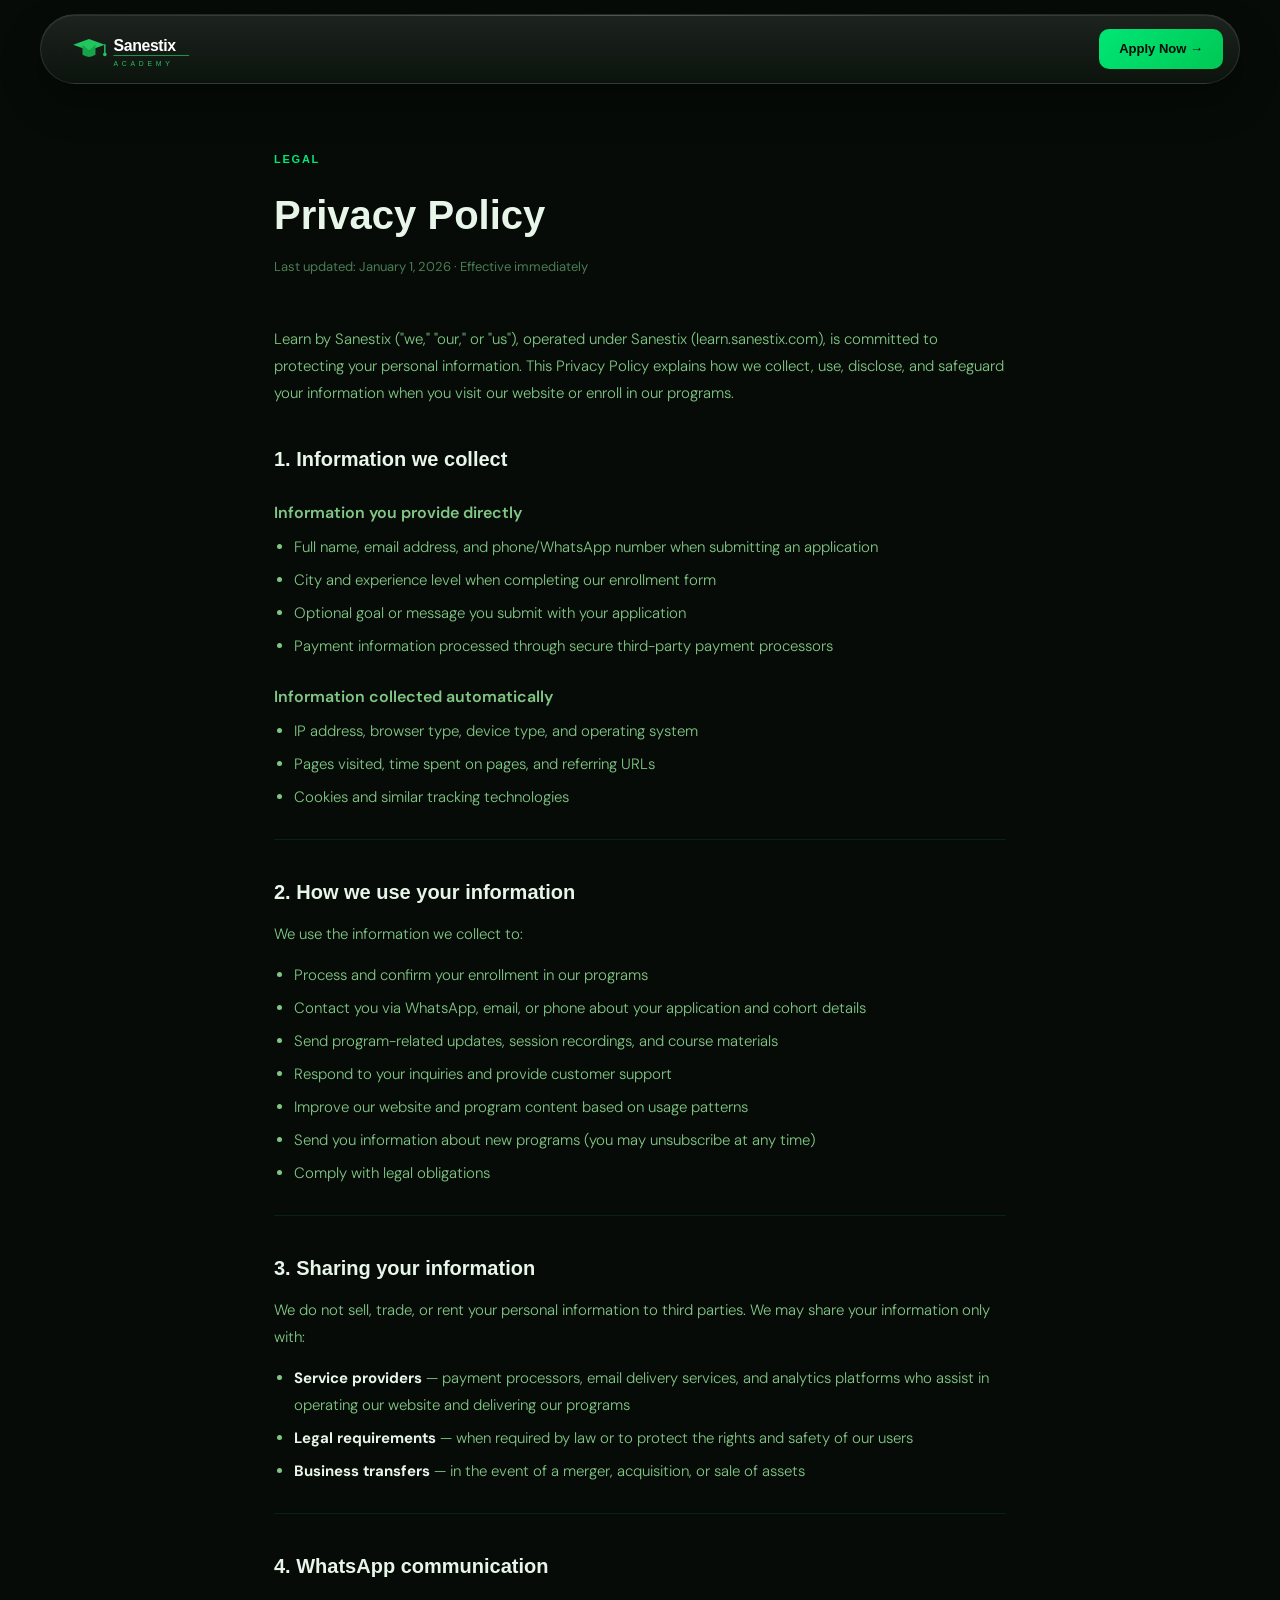
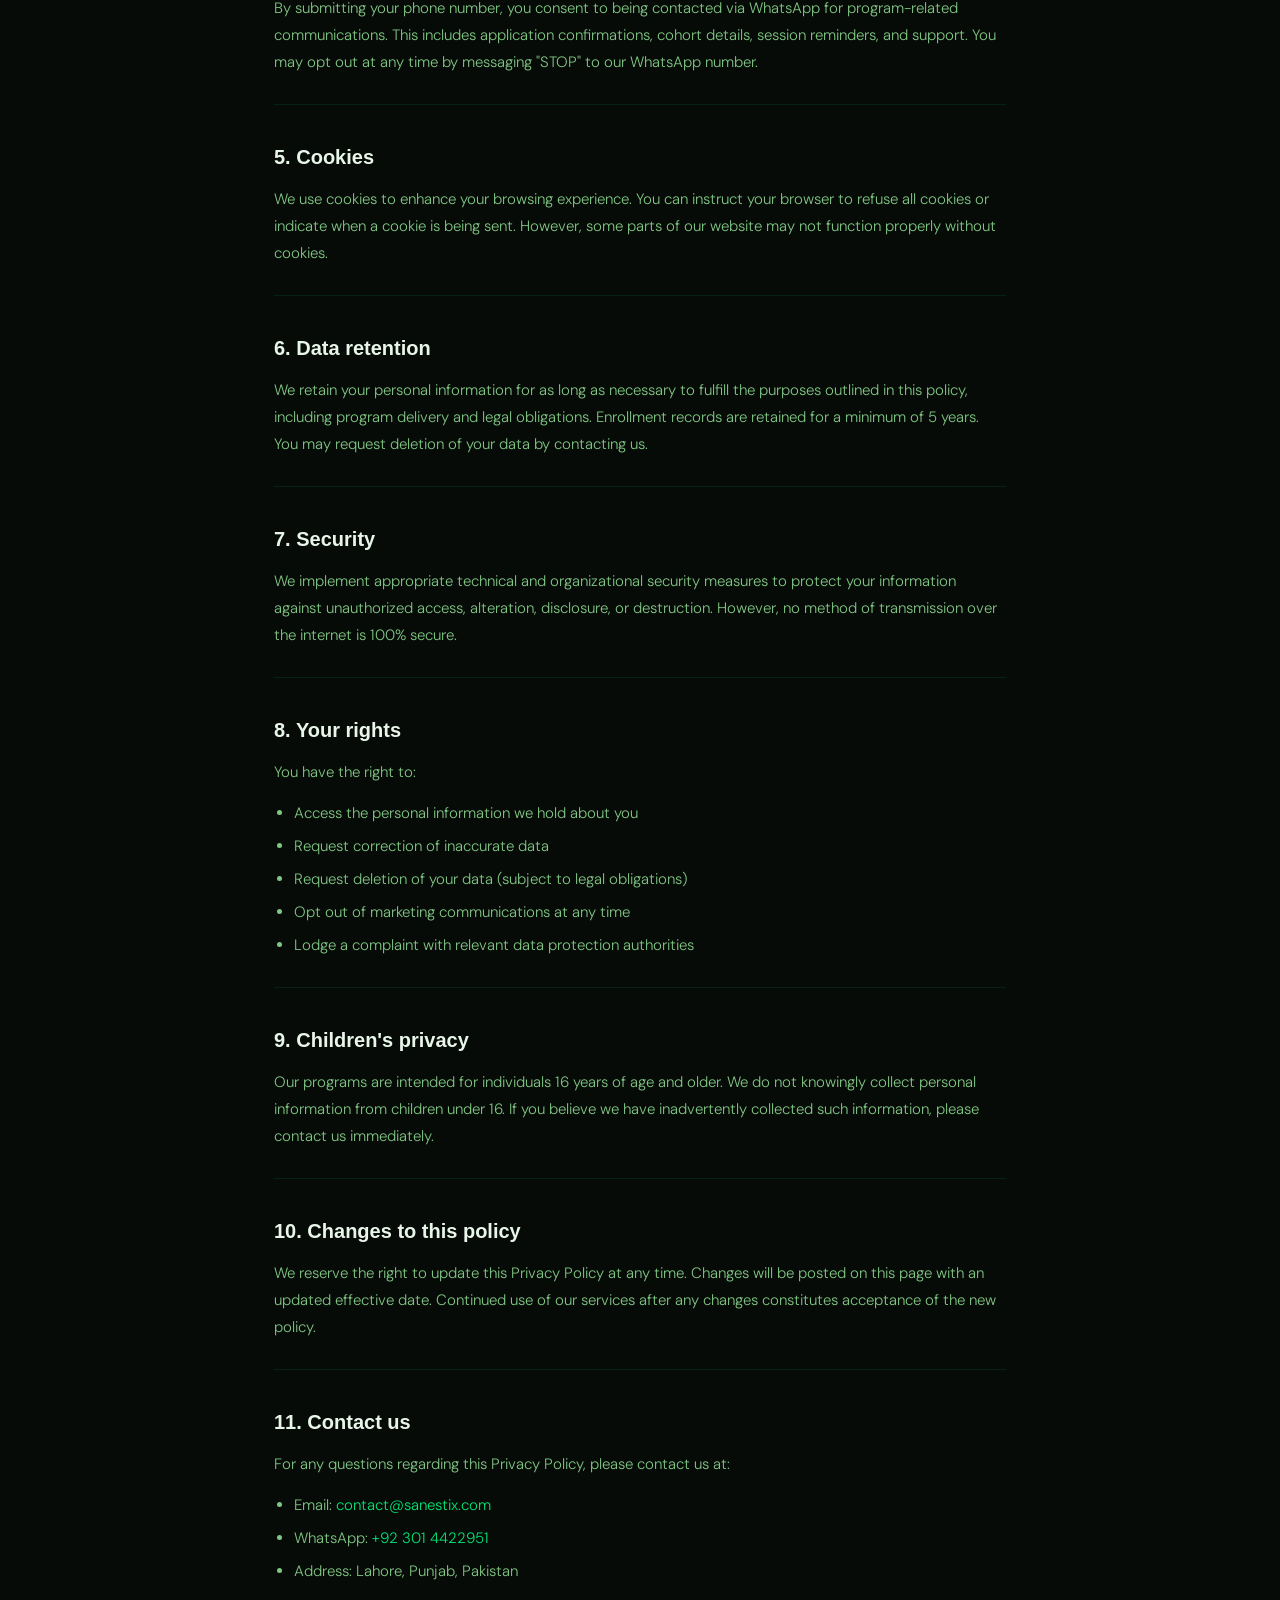
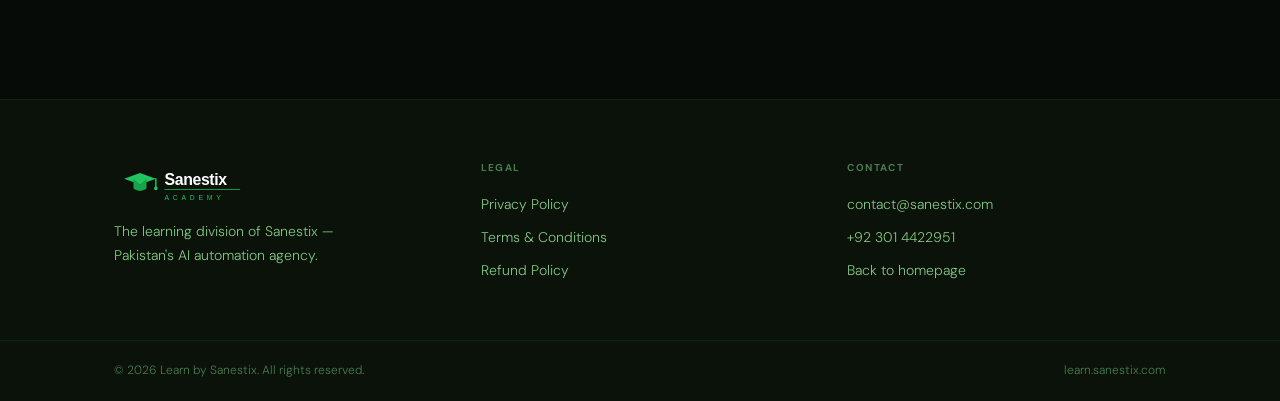
<file: privacy.html>
<!DOCTYPE html>
<html lang="en">
<head>
<meta charset="UTF-8">
  <link rel="icon" type="image/png" href="sanestix-logo.svg">
<meta name="viewport" content="width=device-width, initial-scale=1.0">
<title>Privacy Policy — Learn by Sanestix</title>
<link rel="preconnect" href="https://fonts.googleapis.com">
<link rel="preconnect" href="https://fonts.gstatic.com" crossorigin>
<link href="https://fonts.googleapis.com/css2?family=Clash+Display:wght@400;500;600;700&family=DM+Sans:ital,wght@0,300;0,400;0,500;1,300&display=swap" rel="stylesheet">
<link rel="stylesheet" href="styles.css">
<style>
.legal-page { padding: 80px 0 100px; }
.legal-page h1 { font-family: var(--font-head); font-size: 40px; font-weight: 700; color: var(--text); margin-bottom: 8px; }
.legal-meta { font-size: 13px; color: var(--text3); margin-bottom: 48px; }
.legal-body h2 { font-family: var(--font-head); font-size: 20px; font-weight: 600; color: var(--text); margin: 36px 0 12px; }
.legal-body h3 { font-size: 16px; font-weight: 600; color: var(--text2); margin: 24px 0 8px; }
.legal-body p { font-size: 15px; font-weight: 300; color: var(--text2); line-height: 1.8; margin-bottom: 14px; }
.legal-body ul { margin: 0 0 14px 20px; }
.legal-body ul li { font-size: 15px; font-weight: 300; color: var(--text2); line-height: 1.8; margin-bottom: 6px; }
.legal-body a { color: var(--g1); }
.legal-divider { height: 1px; background: var(--border); margin: 28px 0; }
      .nav-logo { display:flex; align-items:center; flex-shrink:0; text-decoration:none; margin-right:32px; transition:opacity .2s; }
    .nav-logo:hover { opacity:0.82; }
    .nav-logo-img { height:46px; width:auto; display:block; }
    .footer-logo { margin-bottom:14px; }
    .footer-logo-img { height:46px; width:auto; display:block; }
  </style>
</head>
<body>
<nav>
  <div class="nav-inner">
    <a href="index.html" class="nav-logo"><img src="sanestix-logo.svg" alt="Sanestix Academy" class="nav-logo-img"></a>
    <a href="index.html#apply" class="btn-cta nav-cta">Apply Now →</a>
  </div>
</nav>

<div class="legal-page">
  <div class="container" style="max-width:780px">
    <div class="section-label">Legal</div>
    <h1>Privacy Policy</h1>
    <p class="legal-meta">Last updated: January 1, 2026 · Effective immediately</p>
    <div class="legal-body">
      <p>Learn by Sanestix ("we," "our," or "us"), operated under Sanestix (learn.sanestix.com), is committed to protecting your personal information. This Privacy Policy explains how we collect, use, disclose, and safeguard your information when you visit our website or enroll in our programs.</p>

      <h2>1. Information we collect</h2>
      <h3>Information you provide directly</h3>
      <ul>
        <li>Full name, email address, and phone/WhatsApp number when submitting an application</li>
        <li>City and experience level when completing our enrollment form</li>
        <li>Optional goal or message you submit with your application</li>
        <li>Payment information processed through secure third-party payment processors</li>
      </ul>
      <h3>Information collected automatically</h3>
      <ul>
        <li>IP address, browser type, device type, and operating system</li>
        <li>Pages visited, time spent on pages, and referring URLs</li>
        <li>Cookies and similar tracking technologies</li>
      </ul>

      <div class="legal-divider"></div>
      <h2>2. How we use your information</h2>
      <p>We use the information we collect to:</p>
      <ul>
        <li>Process and confirm your enrollment in our programs</li>
        <li>Contact you via WhatsApp, email, or phone about your application and cohort details</li>
        <li>Send program-related updates, session recordings, and course materials</li>
        <li>Respond to your inquiries and provide customer support</li>
        <li>Improve our website and program content based on usage patterns</li>
        <li>Send you information about new programs (you may unsubscribe at any time)</li>
        <li>Comply with legal obligations</li>
      </ul>

      <div class="legal-divider"></div>
      <h2>3. Sharing your information</h2>
      <p>We do not sell, trade, or rent your personal information to third parties. We may share your information only with:</p>
      <ul>
        <li><strong style="color:var(--text)">Service providers</strong> — payment processors, email delivery services, and analytics platforms who assist in operating our website and delivering our programs</li>
        <li><strong style="color:var(--text)">Legal requirements</strong> — when required by law or to protect the rights and safety of our users</li>
        <li><strong style="color:var(--text)">Business transfers</strong> — in the event of a merger, acquisition, or sale of assets</li>
      </ul>

      <div class="legal-divider"></div>
      <h2>4. WhatsApp communication</h2>
      <p>By submitting your phone number, you consent to being contacted via WhatsApp for program-related communications. This includes application confirmations, cohort details, session reminders, and support. You may opt out at any time by messaging "STOP" to our WhatsApp number.</p>

      <div class="legal-divider"></div>
      <h2>5. Cookies</h2>
      <p>We use cookies to enhance your browsing experience. You can instruct your browser to refuse all cookies or indicate when a cookie is being sent. However, some parts of our website may not function properly without cookies.</p>

      <div class="legal-divider"></div>
      <h2>6. Data retention</h2>
      <p>We retain your personal information for as long as necessary to fulfill the purposes outlined in this policy, including program delivery and legal obligations. Enrollment records are retained for a minimum of 5 years. You may request deletion of your data by contacting us.</p>

      <div class="legal-divider"></div>
      <h2>7. Security</h2>
      <p>We implement appropriate technical and organizational security measures to protect your information against unauthorized access, alteration, disclosure, or destruction. However, no method of transmission over the internet is 100% secure.</p>

      <div class="legal-divider"></div>
      <h2>8. Your rights</h2>
      <p>You have the right to:</p>
      <ul>
        <li>Access the personal information we hold about you</li>
        <li>Request correction of inaccurate data</li>
        <li>Request deletion of your data (subject to legal obligations)</li>
        <li>Opt out of marketing communications at any time</li>
        <li>Lodge a complaint with relevant data protection authorities</li>
      </ul>

      <div class="legal-divider"></div>
      <h2>9. Children's privacy</h2>
      <p>Our programs are intended for individuals 16 years of age and older. We do not knowingly collect personal information from children under 16. If you believe we have inadvertently collected such information, please contact us immediately.</p>

      <div class="legal-divider"></div>
      <h2>10. Changes to this policy</h2>
      <p>We reserve the right to update this Privacy Policy at any time. Changes will be posted on this page with an updated effective date. Continued use of our services after any changes constitutes acceptance of the new policy.</p>

      <div class="legal-divider"></div>
      <h2>11. Contact us</h2>
      <p>For any questions regarding this Privacy Policy, please contact us at:</p>
      <ul>
        <li>Email: <a href="mailto:contact@sanestix.com">contact@sanestix.com</a></li>
        <li>WhatsApp: <a href="https://wa.me/923014422951">+92 301 4422951</a></li>
        <li>Address: Lahore, Punjab, Pakistan</li>
      </ul>
    </div>
  </div>
</div>

<footer>
  <div class="container footer-inner" style="grid-template-columns:1fr 1fr 1fr">
    <div class="footer-brand">
      <div class="footer-logo"><img src="sanestix-logo.svg" alt="Sanestix Academy" class="nav-logo-img"></div>
      <p class="footer-desc">The learning division of Sanestix — Pakistan's AI automation agency.</p>
    </div>
    <div class="footer-col">
      <h5>Legal</h5>
      <a href="privacy.html">Privacy Policy</a>
      <a href="terms.html">Terms & Conditions</a>
      <a href="refund.html">Refund Policy</a>
    </div>
    <div class="footer-col">
      <h5>Contact</h5>
      <a href="mailto:contact@sanestix.com">contact@sanestix.com</a>
      <a href="https://wa.me/923014422951">+92 301 4422951</a>
      <a href="index.html">Back to homepage</a>
    </div>
  </div>
  <div class="footer-bottom">
    <div class="container footer-bottom-inner">
      <span>© 2026 Learn by Sanestix. All rights reserved.</span>
      <span>learn.sanestix.com</span>
    </div>
  </div>
</footer>
</body>
</html>
</file>
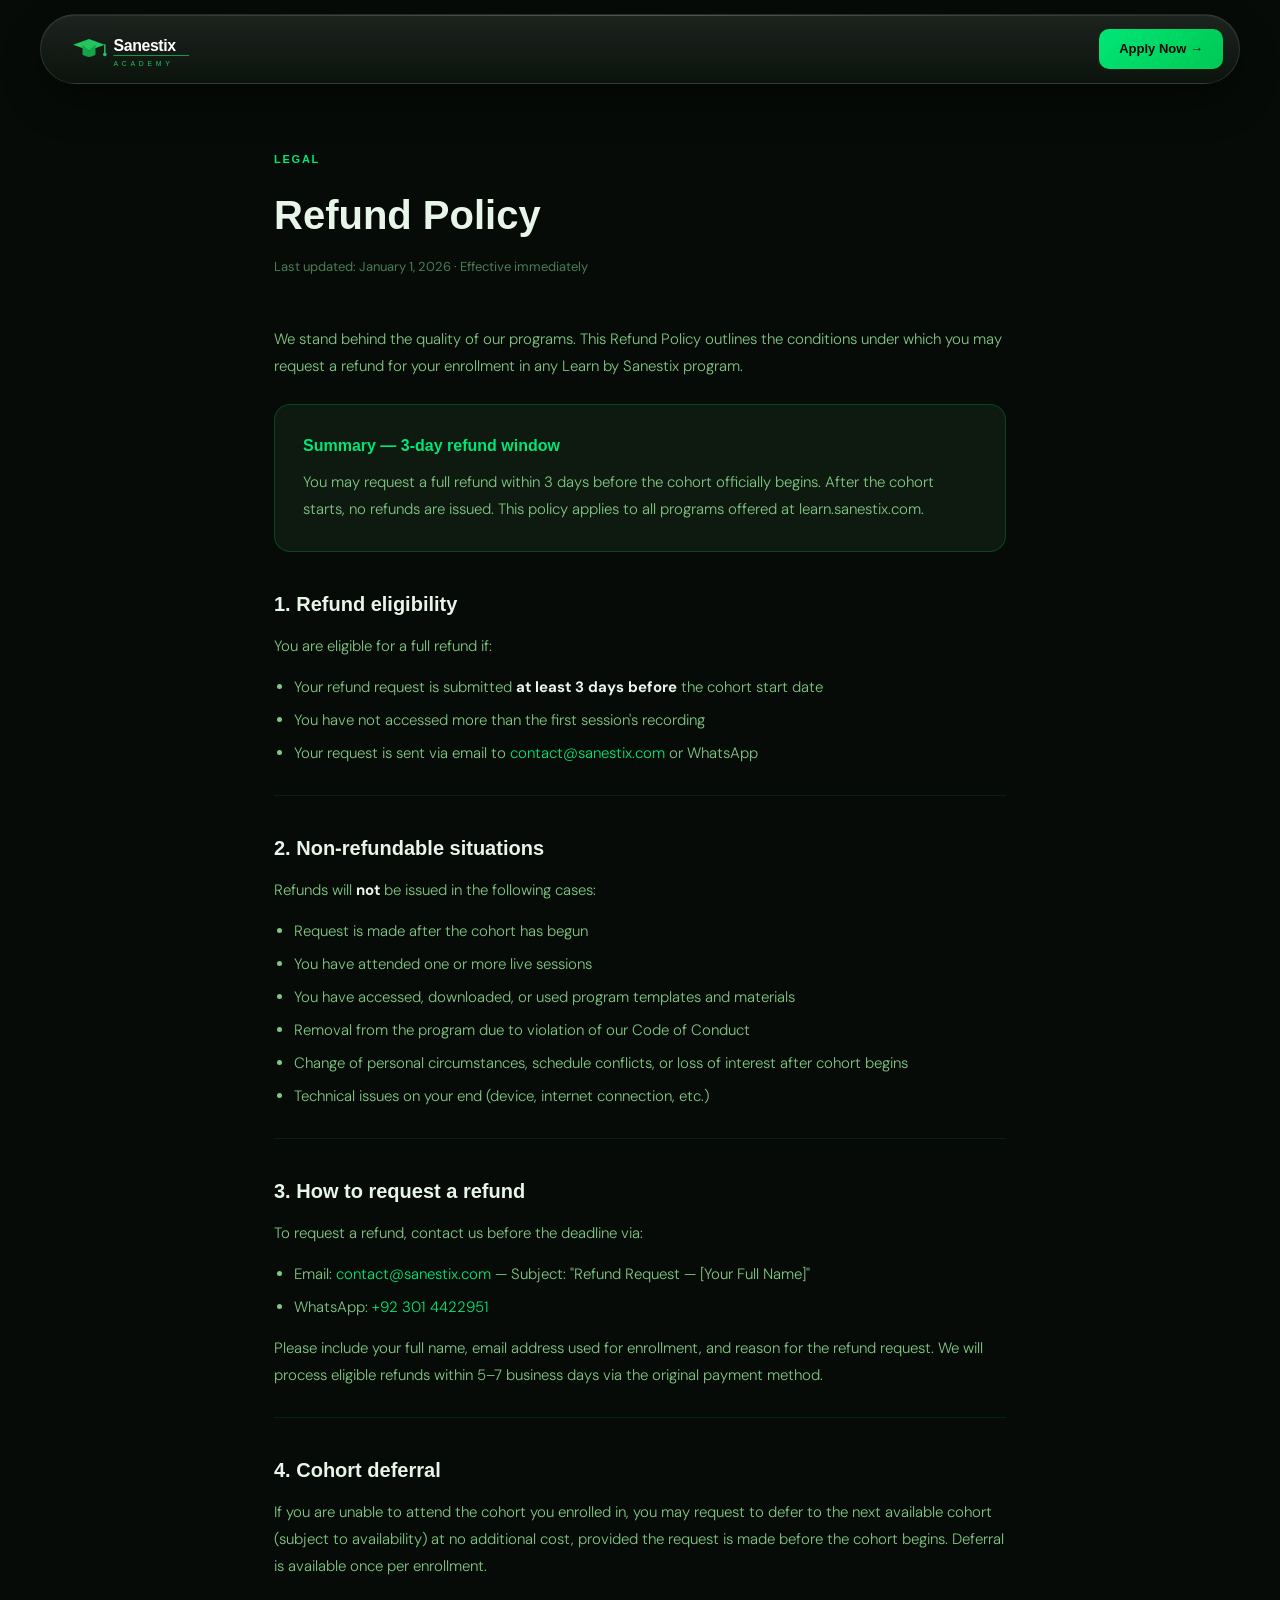
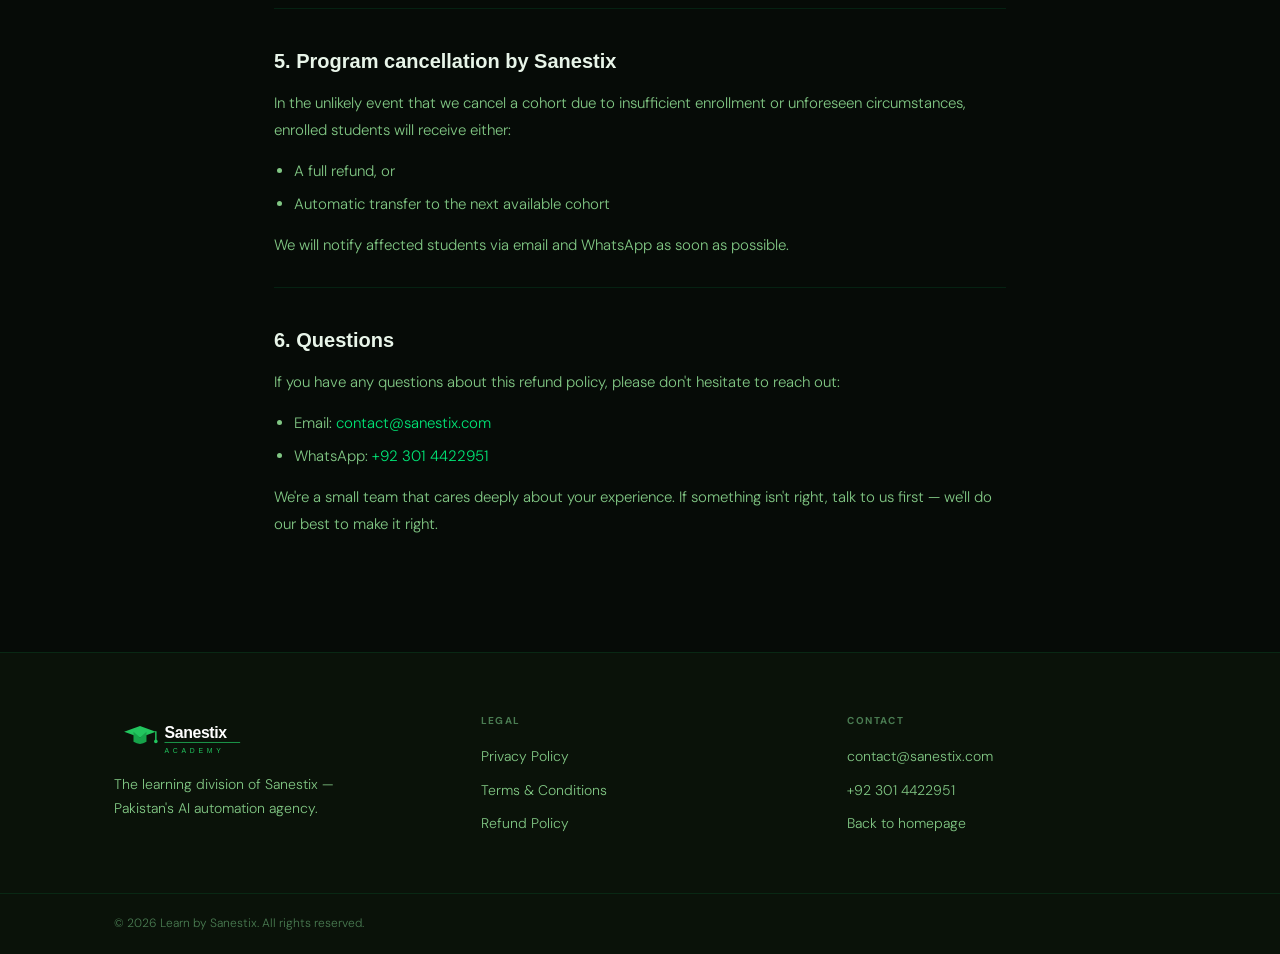
<file: refund.html>
<!DOCTYPE html>
<html lang="en">
<head>
<meta charset="UTF-8">
  <link rel="icon" type="image/svg+xml" href="favicon.svg">
<meta name="viewport" content="width=device-width, initial-scale=1.0">
<title>Refund Policy — Learn by Sanestix</title>
<link rel="preconnect" href="https://fonts.googleapis.com">
<link rel="preconnect" href="https://fonts.gstatic.com" crossorigin>
<link href="https://fonts.googleapis.com/css2?family=Clash+Display:wght@400;500;600;700&family=DM+Sans:ital,wght@0,300;0,400;0,500;1,300&display=swap" rel="stylesheet">
<link rel="stylesheet" href="styles.css">
<style>
.legal-page { padding: 80px 0 100px; }
.legal-page h1 { font-family: var(--font-head); font-size: 40px; font-weight: 700; color: var(--text); margin-bottom: 8px; }
.legal-meta { font-size: 13px; color: var(--text3); margin-bottom: 48px; }
.legal-body h2 { font-family: var(--font-head); font-size: 20px; font-weight: 600; color: var(--text); margin: 36px 0 12px; }
.legal-body p { font-size: 15px; font-weight: 300; color: var(--text2); line-height: 1.8; margin-bottom: 14px; }
.legal-body ul { margin: 0 0 14px 20px; }
.legal-body ul li { font-size: 15px; font-weight: 300; color: var(--text2); line-height: 1.8; margin-bottom: 6px; }
.legal-body a { color: var(--g1); }
.legal-body strong { color: var(--text); }
.legal-divider { height: 1px; background: var(--border); margin: 28px 0; }
.refund-box { background: var(--bg3); border: 1px solid var(--border2); border-radius: var(--radius-lg); padding: 28px; margin: 24px 0; }
.refund-box h3 { font-family: var(--font-head); font-size: 16px; font-weight: 600; color: var(--g1); margin-bottom: 10px; }
.refund-box p { margin-bottom: 0; }
      .nav-logo { display:flex; align-items:center; flex-shrink:0; text-decoration:none; margin-right:32px; transition:opacity .2s; }
    .nav-logo:hover { opacity:0.82; }
    .nav-logo-img { height:46px; width:auto; display:block; }
    .footer-logo { margin-bottom:14px; }
    .footer-logo-img { height:46px; width:auto; display:block; }
  </style>
</head>
<body>
<nav>
  <div class="nav-inner">
    <a href="index.html" class="nav-logo"><img src="sanestix-logo.svg" alt="Sanestix Academy" class="nav-logo-img"></a>
    <a href="index.html#apply" class="btn-cta nav-cta">Apply Now →</a>
  </div>
</nav>

<div class="legal-page">
  <div class="container" style="max-width:780px">
    <div class="section-label">Legal</div>
    <h1>Refund Policy</h1>
    <p class="legal-meta">Last updated: January 1, 2026 · Effective immediately</p>
    <div class="legal-body">
      <p>We stand behind the quality of our programs. This Refund Policy outlines the conditions under which you may request a refund for your enrollment in any Learn by Sanestix program.</p>

      <div class="refund-box">
        <h3>Summary — 3-day refund window</h3>
        <p>You may request a full refund within 3 days before the cohort officially begins. After the cohort starts, no refunds are issued. This policy applies to all programs offered at learn.sanestix.com.</p>
      </div>

      <h2>1. Refund eligibility</h2>
      <p>You are eligible for a full refund if:</p>
      <ul>
        <li>Your refund request is submitted <strong>at least 3 days before</strong> the cohort start date</li>
        <li>You have not accessed more than the first session's recording</li>
        <li>Your request is sent via email to <a href="mailto:contact@sanestix.com">contact@sanestix.com</a> or WhatsApp</li>
      </ul>

      <div class="legal-divider"></div>
      <h2>2. Non-refundable situations</h2>
      <p>Refunds will <strong>not</strong> be issued in the following cases:</p>
      <ul>
        <li>Request is made after the cohort has begun</li>
        <li>You have attended one or more live sessions</li>
        <li>You have accessed, downloaded, or used program templates and materials</li>
        <li>Removal from the program due to violation of our Code of Conduct</li>
        <li>Change of personal circumstances, schedule conflicts, or loss of interest after cohort begins</li>
        <li>Technical issues on your end (device, internet connection, etc.)</li>
      </ul>

      <div class="legal-divider"></div>
      <h2>3. How to request a refund</h2>
      <p>To request a refund, contact us before the deadline via:</p>
      <ul>
        <li>Email: <a href="mailto:contact@sanestix.com">contact@sanestix.com</a> — Subject: "Refund Request — [Your Full Name]"</li>
        <li>WhatsApp: <a href="https://wa.me/923014422951">+92 301 4422951</a></li>
      </ul>
      <p>Please include your full name, email address used for enrollment, and reason for the refund request. We will process eligible refunds within 5–7 business days via the original payment method.</p>

      <div class="legal-divider"></div>
      <h2>4. Cohort deferral</h2>
      <p>If you are unable to attend the cohort you enrolled in, you may request to defer to the next available cohort (subject to availability) at no additional cost, provided the request is made before the cohort begins. Deferral is available once per enrollment.</p>

      <div class="legal-divider"></div>
      <h2>5. Program cancellation by Sanestix</h2>
      <p>In the unlikely event that we cancel a cohort due to insufficient enrollment or unforeseen circumstances, enrolled students will receive either:</p>
      <ul>
        <li>A full refund, or</li>
        <li>Automatic transfer to the next available cohort</li>
      </ul>
      <p>We will notify affected students via email and WhatsApp as soon as possible.</p>

      <div class="legal-divider"></div>
      <h2>6. Questions</h2>
      <p>If you have any questions about this refund policy, please don't hesitate to reach out:</p>
      <ul>
        <li>Email: <a href="mailto:contact@sanestix.com">contact@sanestix.com</a></li>
        <li>WhatsApp: <a href="https://wa.me/923014422951">+92 301 4422951</a></li>
      </ul>
      <p>We're a small team that cares deeply about your experience. If something isn't right, talk to us first — we'll do our best to make it right.</p>
    </div>
  </div>
</div>

<footer>
  <div class="container footer-inner" style="grid-template-columns:1fr 1fr 1fr">
    <div class="footer-brand">
      <div class="footer-logo"><img src="sanestix-logo.svg" alt="Sanestix Academy" class="nav-logo-img"></div>
      <p class="footer-desc">The learning division of Sanestix — Pakistan's AI automation agency.</p>
    </div>
    <div class="footer-col">
      <h5>Legal</h5>
      <a href="privacy.html">Privacy Policy</a>
      <a href="terms.html">Terms & Conditions</a>
      <a href="refund.html">Refund Policy</a>
    </div>
    <div class="footer-col">
      <h5>Contact</h5>
      <a href="mailto:contact@sanestix.com">contact@sanestix.com</a>
      <a href="https://wa.me/923014422951">+92 301 4422951</a>
      <a href="index.html">Back to homepage</a>
    </div>
  </div>
  <div class="footer-bottom">
    <div class="container footer-bottom-inner">
      <span>© 2026 Learn by Sanestix. All rights reserved.</span>
    </div>
  </div>
</footer>
</body>
</html>
</file>
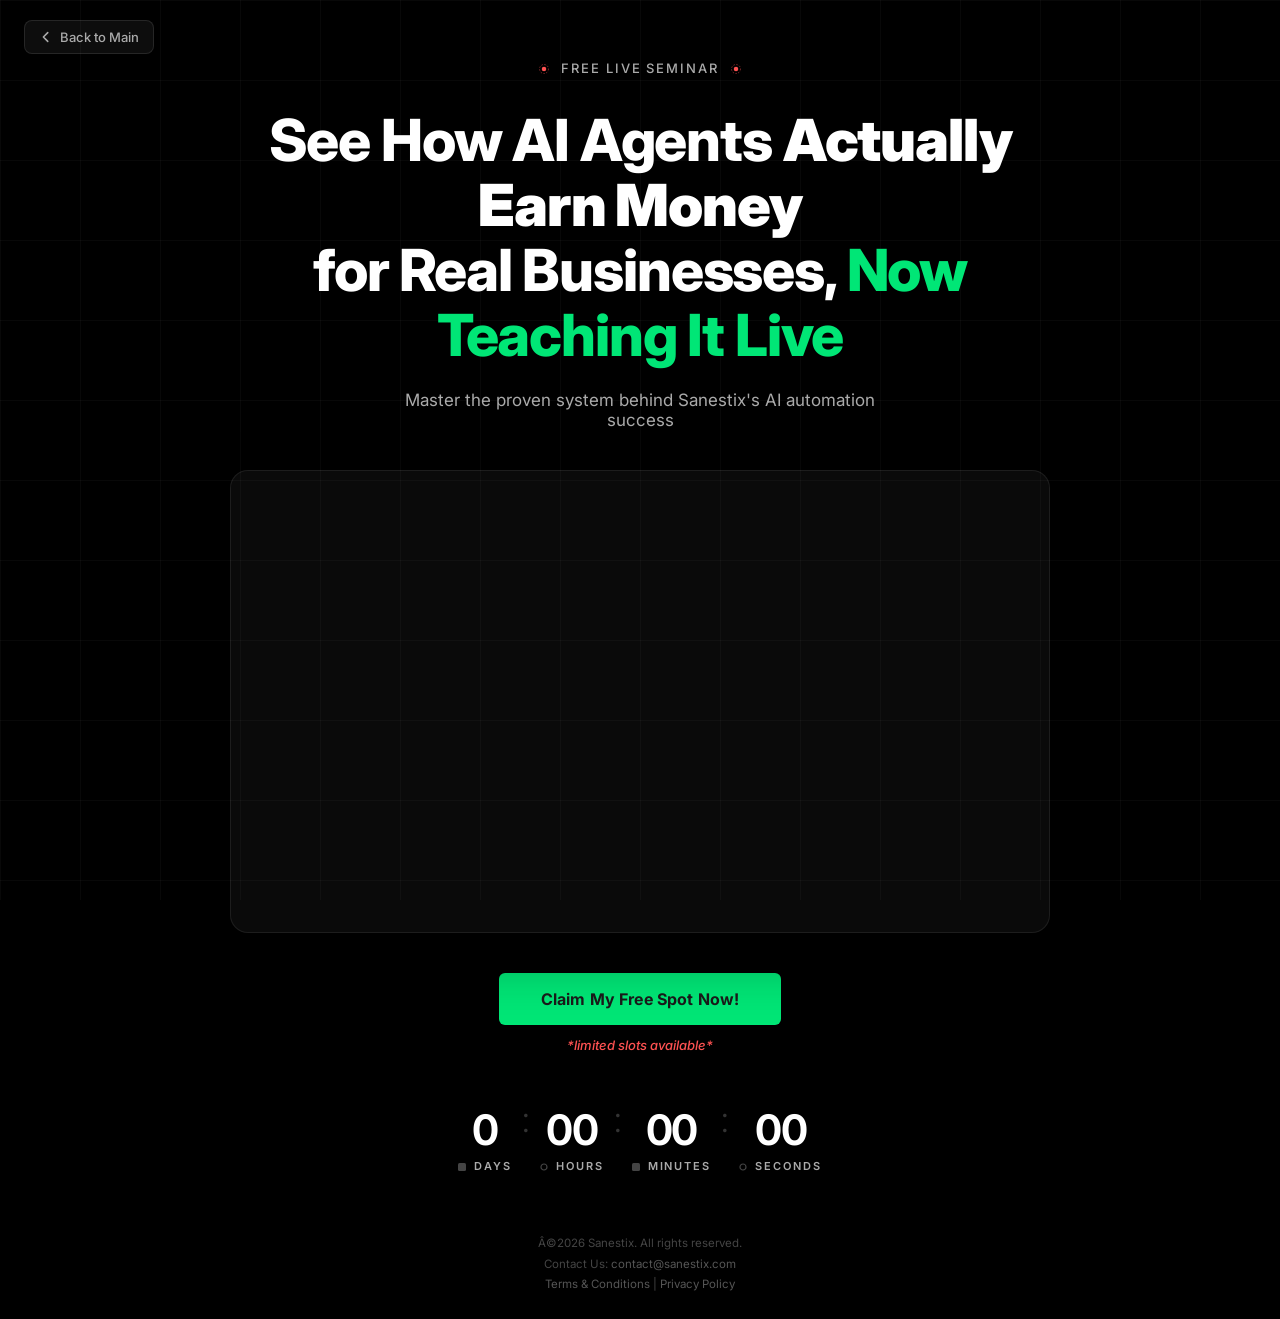
<file: seminar.html>
<!DOCTYPE html>
<html lang="en">
<head>
  <!-- Google Tag Manager -->
<script>(function(w,d,s,l,i){w[l]=w[l]||[];w[l].push({'gtm.start':
new Date().getTime(),event:'gtm.js'});var f=d.getElementsByTagName(s)[0],
j=d.createElement(s),dl=l!='dataLayer'?'&l='+l:'';j.async=true;j.src=
'https://www.googletagmanager.com/gtm.js?id='+i+dl;f.parentNode.insertBefore(j,f);
})(window,document,'script','dataLayer','GTM-P9VDV9BF');</script>
<!-- End Google Tag Manager -->
  <!-- Meta Pixel Code -->
<script>
!function(f,b,e,v,n,t,s)
{if(f.fbq)return;n=f.fbq=function(){n.callMethod?
n.callMethod.apply(n,arguments):n.queue.push(arguments)};
if(!f._fbq)f._fbq=n;n.push=n;n.loaded=!0;n.version='2.0';
n.queue=[];t=b.createElement(e);t.async=!0;
t.src=v;s=b.getElementsByTagName(e)[0];
s.parentNode.insertBefore(t,s)}(window, document,'script',
'https://connect.facebook.net/en_US/fbevents.js');
fbq('init', '1153351476932242');
fbq('track', 'PageView');
</script>
<noscript><img height="1" width="1" style="display:none"
src="https://www.facebook.com/tr?id=1153351476932242&ev=PageView&noscript=1"
/></noscript>
<!-- End Meta Pixel Code -->
<meta charset="UTF-8">
  <link rel="icon" type="image/svg+xml" href="favicon.svg">
<meta name="viewport" content="width=device-width, initial-scale=1.0">
<title>Free Live Seminar — AI Agents | Sanestix Academy</title>
<meta name="description" content="Join Sanestix's free live seminar on AI Agents. Learn the fundamentals of agentic AI and how to start building your own AI-powered workflows. Reserve your spot now.">
<meta name="keywords" content="free AI seminar, live AI agents webinar, free AI workshop, Sanestix seminar, AI agents introduction, free AI training">
<meta name="author" content="Sanestix">
<link rel="canonical" href="https://academy.sanestix.com/seminar.html">

<!-- Open Graph / Social -->
<meta property="og:type" content="website">
<meta property="og:url" content="https://academy.sanestix.com/seminar.html">
<meta property="og:title" content="Free Live Seminar — AI Agents | Sanestix Academy">
<meta property="og:description" content="Join Sanestix's free live seminar on AI Agents. Learn the fundamentals of agentic AI and reserve your spot for the full program.">
<meta property="og:image" content="https://academy.sanestix.com/og-home.png">
<meta property="og:site_name" content="Sanestix Academy">

<!-- Twitter Card -->
<meta name="twitter:card" content="summary_large_image">
<meta name="twitter:url" content="https://academy.sanestix.com/seminar.html">
<meta name="twitter:title" content="Free Live Seminar — AI Agents | Sanestix Academy">
<meta name="twitter:description" content="Free live seminar on AI Agents by Sanestix. Reserve your spot now.">
<meta name="twitter:image" content="https://academy.sanestix.com/og-home.png">

<link rel="preconnect" href="https://fonts.googleapis.com">
<link href="https://fonts.googleapis.com/css2?family=Inter:wght@400;500;600;700;800;900&display=swap" rel="stylesheet">
<style>
*, *::before, *::after { box-sizing: border-box; margin: 0; padding: 0; }

:root {
  --bg: #000;
  --green: #00e676;
  --green-btn: #00e676;
  --green-hover: #00c853;
  --text: #fff;
  --text-muted: #aaa;
  --red: #ff5252;
}

html, body {
  height: 100%;
}

body {
  font-family: 'Inter', sans-serif;
  background: var(--bg);
  color: var(--text);
  min-height: 100vh;
  display: flex;
  flex-direction: column;
}

a { color: inherit; text-decoration: none; }

/* ── GRID BACKGROUND ── */
.grid-bg {
  position: fixed;
  inset: 0;
  z-index: 0;
  pointer-events: none;
  overflow: hidden;
}
.grid-bg::before {
  content: '';
  position: absolute;
  inset: 0;
  background-image:
    linear-gradient(rgba(255,255,255,0.03) 1px, transparent 1px),
    linear-gradient(90deg, rgba(255,255,255,0.03) 1px, transparent 1px);
  background-size: 80px 80px;
}

/* Faded squares on left (like reference) */
.grid-squares {
  position: absolute;
  top: 80px;
  left: 80px;
  display: grid;
  grid-template-columns: repeat(3, 60px);
  gap: 8px;
}
.grid-sq {
  width: 60px;
  height: 60px;
  background: rgba(255,255,255,0.04);
  border: 1px solid rgba(255,255,255,0.05);
}
.grid-sq:nth-child(1) { opacity: 0.5; }
.grid-sq:nth-child(2) { opacity: 0; }
.grid-sq:nth-child(3) { opacity: 0; }
.grid-sq:nth-child(4) { opacity: 0.3; }
.grid-sq:nth-child(5) { opacity: 0.08; }
.grid-sq:nth-child(6) { opacity: 0; }
.grid-sq:nth-child(7) { opacity: 0.6; }
.grid-sq:nth-child(8) { opacity: 0.35; }
.grid-sq:nth-child(9) { opacity: 0.15; }

/* ── MAIN CONTENT ── */
.page {
  position: relative;
  z-index: 1;
  flex: 1;
  display: flex;
  flex-direction: column;
  align-items: center;
  justify-content: center;
  text-align: center;
  padding: 60px 24px 40px;
  gap: 0;
}

/* Label */
.label {
  font-size: 13px;
  font-weight: 500;
  letter-spacing: 0.15em;
  color: var(--text-muted);
  text-transform: uppercase;
  margin-bottom: 32px;
}

/* Headline */
.headline {
  font-size: clamp(28px, 5.5vw, 58px);
  font-weight: 800;
  line-height: 1.12;
  letter-spacing: -0.02em;
  max-width: 820px;
  margin-bottom: 22px;
}
.headline .accent {
  color: var(--green);
}
.headline .bold {
  font-weight: 900;
}

/* Subtitle */
.subtitle {
  font-size: clamp(14px, 1.8vw, 17px);
  color: var(--text-muted);
  font-weight: 400;
  margin-bottom: 40px;
  max-width: 520px;
}

.seminar-video-wrap {
  width: min(100%, 820px);
  margin: 0 auto 40px;
}

.seminar-video-frame {
  position: relative;
  width: 100%;
  padding-top: 56.25%;
  border-radius: 18px;
  overflow: hidden;
  background: rgba(255,255,255,0.04);
  border: 1px solid rgba(255,255,255,0.08);
  box-shadow: 0 24px 60px rgba(0,0,0,0.35);
}

.seminar-video-frame iframe {
  position: absolute;
  inset: 0;
  width: 100%;
  height: 100%;
  border: 0;
}

/* CTA Button */
.cta-wrap {
  display: flex;
  flex-direction: column;
  align-items: center;
  gap: 12px;
  margin-bottom: 56px;
}

.cta-btn {
  display: inline-block;
  background: var(--green-btn);
  color: #1a1a1a;
  font-size: 16px;
  font-weight: 700;
  padding: 16px 42px;
  border-radius: 6px;
  cursor: pointer;
  border: none;
  font-family: 'Inter', sans-serif;
  letter-spacing: 0.01em;
  transition: background 0.15s, transform 0.12s;
}
.cta-btn:hover {
  background: var(--green-hover);
  transform: translateY(-1px);
}
.cta-btn:active {
  transform: none;
}

.limited {
  font-size: 13px;
  color: var(--red);
  font-style: italic;
  font-weight: 500;
}

/* ── COUNTDOWN ── */
.countdown {
  display: flex;
  align-items: flex-start;
  justify-content: center;
  gap: clamp(24px, 6vw, 80px);
}

.cd-unit {
  display: flex;
  flex-direction: column;
  align-items: center;
  gap: 8px;
}

.cd-num {
  font-size: clamp(52px, 8vw, 90px);
  font-weight: 700;
  line-height: 1;
  letter-spacing: -0.03em;
  color: var(--text);
  font-variant-numeric: tabular-nums;
  min-width: 1.1ch;
}

.cd-label {
  font-size: 11px;
  font-weight: 600;
  letter-spacing: 0.18em;
  color: var(--text-muted);
  text-transform: uppercase;
}

/* ── MODAL OVERLAY ── */
.overlay {
  display: none;
  position: fixed;
  inset: 0;
  z-index: 200;
  background: rgba(0,0,0,0.82);
  backdrop-filter: blur(6px);
  align-items: center;
  justify-content: center;
  padding: 24px;
}
.overlay.open { display: flex; }

.modal {
  background: #111;
  border: 1px solid rgba(255,255,255,0.1);
  border-radius: 16px;
  padding: 40px 36px;
  width: 100%;
  max-width: 400px;
  text-align: left;
  position: relative;
}
.modal-close {
  position: absolute;
  top: 16px; right: 18px;
  background: none; border: none;
  color: #666; font-size: 22px;
  cursor: pointer; line-height: 1;
  font-family: inherit;
}
.modal-close:hover { color: #fff; }
.modal h2 {
  font-size: 20px; font-weight: 700;
  margin-bottom: 6px;
}
.modal p {
  font-size: 13px; color: #888;
  margin-bottom: 24px;
}
.field { margin-bottom: 14px; }
.field label {
  display: block;
  font-size: 11px; font-weight: 600;
  letter-spacing: 0.1em;
  color: #666;
  text-transform: uppercase;
  margin-bottom: 7px;
}
.field input {
  width: 100%;
  background: #1a1a1a;
  border: 1px solid rgba(255,255,255,0.1);
  border-radius: 8px;
  padding: 12px 14px;
  color: #fff;
  font-size: 14px;
  font-family: 'Inter', sans-serif;
  outline: none;
  transition: border-color 0.2s;
}
.field input::placeholder { color: #444; }
.field input:focus {
  border-color: var(--green);
  box-shadow: 0 0 0 3px rgba(139,195,74,0.08);
}
.modal-btn {
  width: 100%;
  background: var(--green-btn);
  color: #111;
  border: none;
  border-radius: 8px;
  padding: 14px;
  font-size: 15px;
  font-weight: 700;
  font-family: 'Inter', sans-serif;
  cursor: pointer;
  margin-top: 4px;
  transition: background 0.15s;
}
.modal-btn:hover { background: var(--green-hover); }
.privacy {
  text-align: center;
  font-size: 11px;
  color: #444;
  margin-top: 10px;
}

/* Country code selector — seminar modal */
.s-phone-row{display:flex;gap:8px;align-items:stretch}
.s-cc-wrap{position:relative;flex-shrink:0}
.s-cc-btn{
  display:flex;align-items:center;gap:6px;
  background:#1a1a1a;border:1px solid rgba(255,255,255,0.1);
  border-radius:8px;padding:0 12px;height:100%;
  color:#fff;font-size:13px;font-weight:600;font-family:'Inter',sans-serif;
  cursor:pointer;white-space:nowrap;min-width:72px;
  transition:border-color 0.2s;
}
.s-cc-btn:hover,.s-cc-btn:focus{border-color:var(--green);outline:none}
.s-cc-arrow{font-size:9px;color:#666;margin-left:2px}
.s-cc-dropdown{
  display:none;flex-direction:column;
  position:absolute;top:calc(100% + 6px);left:0;
  background:#1a1a1a;border:1px solid rgba(255,255,255,0.12);
  border-radius:10px;z-index:999;min-width:220px;overflow:hidden;
  box-shadow:0 8px 24px rgba(0,0,0,0.5);
}
.s-cc-dropdown.open{display:flex}
.s-cc-search{
  background:transparent;border:none;border-bottom:1px solid rgba(255,255,255,0.08);
  padding:10px 14px;color:#fff;font-size:13px;font-family:'Inter',sans-serif;outline:none;
}
.s-cc-search::placeholder{color:#555}
.s-cc-list{max-height:200px;overflow-y:auto;overscroll-behavior:contain}
.s-cc-list::-webkit-scrollbar{width:4px}
.s-cc-list::-webkit-scrollbar-thumb{background:#333;border-radius:4px}
.s-cc-item{
  display:flex;align-items:center;gap:8px;padding:9px 14px;
  cursor:pointer;font-size:13px;color:#aaa;transition:background 0.15s;
}
.s-cc-item:hover{background:rgba(255,255,255,0.05);color:#fff}
.s-cc-item.selected{background:rgba(0,230,118,0.08);color:var(--green)}
.s-cc-item-flag{font-size:15px;width:20px;text-align:center;flex-shrink:0}
.s-cc-item-name{flex:1;overflow:hidden;text-overflow:ellipsis;white-space:nowrap}
.s-cc-item-code{font-weight:600;color:#666;font-size:12px;flex-shrink:0}

/* Success / Pending state */
.success-state { display: none; text-align: center; }

/* Pending badge */
.pending-badge {
  display: inline-flex; align-items: center; gap: 7px;
  background: rgba(255,82,82,0.1);
  border: 1px solid rgba(255,82,82,0.25);
  border-radius: 100px;
  padding: 5px 14px;
  font-size: 11px; font-weight: 600;
  letter-spacing: 0.1em; text-transform: uppercase;
  color: var(--red);
  margin-bottom: 18px;
}

.pending-title {
  font-size: 22px; font-weight: 800;
  line-height: 1.25;
  letter-spacing: -0.02em;
  margin-bottom: 10px;
  color: #fff;
}
.pending-accent { color: var(--red); }

.pending-sub {
  font-size: 12.5px; color: #666;
  line-height: 1.6; margin-bottom: 20px;
}

/* Step card */
.pending-step {
  background: rgba(255,255,255,0.04);
  border: 1px solid rgba(255,255,255,0.09);
  border-radius: 12px;
  padding: 18px 16px 16px;
  text-align: left;
}
.pending-step-header {
  display: flex; align-items: center; gap: 10px;
  margin-bottom: 10px;
}
.pending-step-num {
  font-size: 9px; font-weight: 700;
  letter-spacing: 0.18em;
  color: var(--green);
  background: rgba(0,230,118,0.08);
  border: 1px solid rgba(0,230,118,0.2);
  border-radius: 4px;
  padding: 3px 8px;
  white-space: nowrap;
}
.pending-step-label {
  font-size: 13px; font-weight: 700;
  color: #fff; letter-spacing: 0.02em;
  text-transform: uppercase;
}
.pending-step-desc {
  font-size: 12.5px; color: #777;
  line-height: 1.6; margin-bottom: 14px;
}

/* WhatsApp CTA button */
.pending-wa-btn {
  display: flex; align-items: center; justify-content: center; gap: 9px;
  width: 100%;
  background: #25d366;
  color: #000;
  font-size: 13px; font-weight: 700;
  font-family: 'Inter', sans-serif;
  padding: 13px 16px;
  border-radius: 9px;
  text-decoration: none;
  transition: background 0.15s, transform 0.12s;
  line-height: 1.3;
  text-align: center;
}
.pending-wa-btn:hover { background: #1db954; transform: translateY(-1px); }

/* Secondary alt link */
.pending-wa-alt {
  display: inline-flex; align-items: center; justify-content: center; gap: 6px;
  margin-top: 10px; width: 100%;
  color: #555; font-size: 12px;
  font-family: 'Inter', sans-serif;
  text-decoration: none;
  transition: color 0.2s;
}
.pending-wa-alt:hover { color: #888; }

/* ── FOOTER ── */
footer {
  position: relative;
  z-index: 1;
  text-align: center;
  padding: 20px 24px 24px;
  font-size: 11.5px;
  color: #444;
  line-height: 1.8;
}
footer a { color: #555; }
footer a:hover { color: #888; }

.cd-sep {
  font-size: clamp(40px, 6vw, 70px);
  font-weight: 300;
  color: #333;
  line-height: 1;
  margin-top: -8px;
  align-self: flex-start;
}


  .grid-squares { display: none; }
  .modal { padding: 32px 20px; }
  .countdown { gap: 10px; }
  .cd-sep { font-size: 36px; }
  .cd-num { font-size: 42px; }

</style>

<!-- Schema.org: BreadcrumbList -->
<script type="application/ld+json">
{
  "@context": "https://schema.org",
  "@type": "BreadcrumbList",
  "itemListElement": [
    { "@type": "ListItem", "position": 1, "name": "Sanestix Academy", "item": "https://academy.sanestix.com/" },
    { "@type": "ListItem", "position": 2, "name": "Free Live Seminar", "item": "https://academy.sanestix.com/seminar.html" }
  ]
}
</script>
</head>
<body>
  <!-- Google Tag Manager (noscript) -->
<noscript><iframe src="https://www.googletagmanager.com/ns.html?id=GTM-P9VDV9BF"
height="0" width="0" style="display:none;visibility:hidden"></iframe></noscript>
<!-- End Google Tag Manager (noscript) -->

<!-- Grid background -->
<div class="grid-bg">
  <div class="grid-squares">
    <div class="grid-sq"></div>
    <div class="grid-sq"></div>
    <div class="grid-sq"></div>
    <div class="grid-sq"></div>
    <div class="grid-sq"></div>
    <div class="grid-sq"></div>
    <div class="grid-sq"></div>
    <div class="grid-sq"></div>
    <div class="grid-sq"></div>
  </div>
</div>

<!-- Back Button -->
<div style="position:fixed;top:20px;left:24px;z-index:100;">
  <a href="index.html" style="display:inline-flex;align-items:center;gap:7px;color:#aaa;font-size:13px;font-weight:500;font-family:'Inter',sans-serif;text-decoration:none;background:rgba(255,255,255,0.05);border:1px solid rgba(255,255,255,0.1);padding:8px 14px;border-radius:8px;transition:color 0.2s,background 0.2s;" onmouseover="this.style.color='#fff';this.style.background='rgba(255,255,255,0.1)'" onmouseout="this.style.color='#aaa';this.style.background='rgba(255,255,255,0.05)'">
    <svg width="14" height="14" viewBox="0 0 16 16" fill="none"><polyline points="10,3 5,8 10,13" stroke="currentColor" stroke-width="1.8" stroke-linecap="round" stroke-linejoin="round"/></svg>
    Back to Main
  </a>
</div>

<!-- Main Content -->
<main class="page">
  <p class="label">
    <svg width="12" height="12" viewBox="0 0 16 16" fill="none" style="vertical-align:middle;margin-right:6px"><circle cx="8" cy="8" r="3" fill="#ff5252"/><circle cx="8" cy="8" r="6" stroke="#ff5252" stroke-width="1.2" stroke-dasharray="2 2" opacity="0.5"/></svg>
    Free Live Seminar
    <svg width="12" height="12" viewBox="0 0 16 16" fill="none" style="vertical-align:middle;margin-left:6px"><circle cx="8" cy="8" r="3" fill="#ff5252"/><circle cx="8" cy="8" r="6" stroke="#ff5252" stroke-width="1.2" stroke-dasharray="2 2" opacity="0.5"/></svg>
  </p>

  <h1 class="headline">
    See How AI Agents <span class="bold">Actually Earn Money</span><br>
    for Real Businesses, <span class="accent">Now Teaching It Live</span>
  </h1>

  <p class="subtitle">Master the proven system behind Sanestix's AI automation success</p>

  <div class="seminar-video-wrap">
    <div class="seminar-video-frame">
      <iframe src="https://www.youtube.com/embed/gUg_2Qw-PKc?rel=0&amp;origin=https%3A%2F%2Facademy.sanestix.com&amp;widget_referrer=https%3A%2F%2Facademy.sanestix.com%2F" title="Sanestix seminar video" frameborder="0" allow="accelerometer; autoplay; clipboard-write; encrypted-media; gyroscope; picture-in-picture; web-share" referrerpolicy="strict-origin-when-cross-origin" allowfullscreen></iframe>
    </div>
  </div>

  <div class="cta-wrap">
    <button class="cta-btn" onclick="openModal()">
      Claim My Free Spot Now!
    </button>
    <span class="limited">*limited slots available*</span>
  </div>

  <!-- Countdown -->
  <div class="countdown">
    <div class="cd-unit">
      <span class="cd-num" id="cd-days">1</span>
      <span class="cd-label">
        <svg width="8" height="8" viewBox="0 0 8 8" fill="none" style="vertical-align:middle;margin-right:3px"><rect width="8" height="8" rx="1.5" fill="currentColor" opacity="0.4"/></svg>
        Days
      </span>
    </div>
    <div class="cd-sep">:</div>
    <div class="cd-unit">
      <span class="cd-num" id="cd-hours">23</span>
      <span class="cd-label">
        <svg width="8" height="8" viewBox="0 0 8 8" fill="none" style="vertical-align:middle;margin-right:3px"><circle cx="4" cy="4" r="3" stroke="currentColor" stroke-width="1.2" opacity="0.4"/></svg>
        Hours
      </span>
    </div>
    <div class="cd-sep">:</div>
    <div class="cd-unit">
      <span class="cd-num" id="cd-minutes">51</span>
      <span class="cd-label">
        <svg width="8" height="8" viewBox="0 0 8 8" fill="none" style="vertical-align:middle;margin-right:3px"><rect width="8" height="8" rx="1.5" fill="currentColor" opacity="0.4"/></svg>
        Minutes
      </span>
    </div>
    <div class="cd-sep">:</div>
    <div class="cd-unit">
      <span class="cd-num" id="cd-seconds">00</span>
      <span class="cd-label">
        <svg width="8" height="8" viewBox="0 0 8 8" fill="none" style="vertical-align:middle;margin-right:3px"><circle cx="4" cy="4" r="3" stroke="currentColor" stroke-width="1.2" opacity="0.4"/></svg>
        Seconds
      </span>
    </div>
  </div>
</main>

<footer>
  ©2026 Sanestix. All rights reserved.<br>
  Contact Us: <a href="mailto:contact@sanestix.com">contact@sanestix.com</a><br>
  <a href="terms.html">Terms &amp; Conditions</a> | <a href="privacy.html">Privacy Policy</a>
</footer>

<!-- Registration Modal -->
<div class="overlay" id="overlay" onclick="closeOnBg(event)">
  <div class="modal" id="modal">
    <button class="modal-close" onclick="closeModal()">×</button>

    <div id="formBody">
      <h2>
        <svg width="18" height="18" viewBox="0 0 20 20" fill="none" style="vertical-align:middle;margin-right:8px;margin-bottom:2px"><path d="M10 2l2.4 5 5.6.8-4 3.9.9 5.3L10 14.5 5.1 17l.9-5.3L2 7.8l5.6-.8z" fill="#00e676"/></svg>
        Join the Free Seminar
      </h2>
      <p>We'll send you the details on WhatsApp.</p>
      <div class="field">
        <label for="s-name">
          <svg width="11" height="11" viewBox="0 0 16 16" fill="none" style="vertical-align:middle;margin-right:4px"><circle cx="8" cy="5.5" r="3" stroke="currentColor" stroke-width="1.3"/><path d="M2 14c0-3.314 2.686-6 6-6s6 2.686 6 6" stroke="currentColor" stroke-width="1.3" stroke-linecap="round"/></svg>
          Full Name
        </label>
        <input type="text" id="s-name" placeholder="Ahmad Raza" autocomplete="name">
      </div>
      <div class="field">
        <label for="s-phone">
          <svg width="11" height="11" viewBox="0 0 16 16" fill="none" style="vertical-align:middle;margin-right:4px"><path d="M3 2h2.5L7 5.5 5.5 7A9 9 0 009 10.5L10.5 9 14 10.5V13A1.5 1.5 0 0112.5 14.5C6.7 14.5 1.5 9.3 1.5 3.5A1.5 1.5 0 013 2z" stroke="currentColor" stroke-width="1.3" stroke-linecap="round" stroke-linejoin="round"/></svg>
          WhatsApp Number
        </label>
        <div class="s-phone-row">
          <div class="s-cc-wrap" id="sCcWrap">
            <button type="button" class="s-cc-btn" id="sCcBtn" onclick="sSeminarToggleCC(event)">
              <span id="sCcFlag">🇵🇰</span>
              <span id="sCcCode">+92</span>
              <span class="s-cc-arrow">▾</span>
            </button>
            <div class="s-cc-dropdown" id="sCcDropdown">
              <input class="s-cc-search" type="text" placeholder="Search country…" oninput="sSeminarFilterCC(this.value)" onclick="event.stopPropagation()">
              <div class="s-cc-list" id="sCcList"></div>
            </div>
          </div>
          <input type="tel" id="s-phone" placeholder="300 0000000" autocomplete="tel" style="flex:1;min-width:0;">
        </div>
      </div>
      <div class="field">
        <label for="s-email">
          <svg width="11" height="11" viewBox="0 0 16 16" fill="none" style="vertical-align:middle;margin-right:4px"><rect x="1" y="3" width="14" height="10" rx="1.5" stroke="currentColor" stroke-width="1.3"/><path d="M1 5l7 5 7-5" stroke="currentColor" stroke-width="1.3" stroke-linecap="round"/></svg>
          Email Address
        </label>
        <input type="email" id="s-email" placeholder="you@example.com" autocomplete="email">
      </div>
      <button class="modal-btn" id="submitBtn" onclick="submitForm()">
        <svg width="14" height="14" viewBox="0 0 16 16" fill="none" style="vertical-align:middle;margin-right:6px"><polyline points="2,8 6,12 14,4" stroke="#111" stroke-width="2" stroke-linecap="round" stroke-linejoin="round"/></svg>
        Claim My Free Spot
      </button>
      <p class="privacy">
        <svg width="11" height="11" viewBox="0 0 14 14" fill="none" style="vertical-align:middle;margin-right:4px"><rect x="2" y="6" width="10" height="7" rx="1.5" stroke="currentColor" stroke-width="1.2"/><path d="M4.5 6V4.5a2.5 2.5 0 015 0V6" stroke="currentColor" stroke-width="1.2" stroke-linecap="round"/></svg>
        We never share your info. Zero spam.
      </p>
    </div>

    <div class="success-state" id="successState">

      <!-- Pending badge -->
      <div class="pending-badge">
        <svg width="14" height="14" viewBox="0 0 16 16" fill="none" style="flex-shrink:0"><circle cx="8" cy="8" r="6" stroke="#ff5252" stroke-width="1.5" stroke-dasharray="2 2"/><circle cx="8" cy="8" r="2.5" fill="#ff5252"/></svg>
        Registration Received
      </div>

      <h3 class="pending-title">Your Registration is<br><span class="pending-accent">Still Pending…</span></h3>

      <p class="pending-sub">Complete Step 1 below to confirm your spot and receive all seminar details, exercises &amp; preparations.</p>

      <!-- Step 1 card -->
      <div class="pending-step">
        <div class="pending-step-header">
          <span class="pending-step-num">STEP 1</span>
          <span class="pending-step-label">Join the WhatsApp Group</span>
        </div>
        <p class="pending-step-desc">Before I go live on Saturday 3:00&nbsp;pm, I will share all important exercises and preparations inside my WhatsApp Group.</p>

        <a class="pending-wa-btn" href="https://chat.whatsapp.com/Im9gncY5IGy4HWAFcT9i1N" target="_blank" rel="noopener">
          <svg width="18" height="18" viewBox="0 0 24 24" fill="currentColor"><path d="M17.472 14.382c-.297-.149-1.758-.867-2.03-.967-.273-.099-.471-.148-.67.15-.197.297-.767.966-.94 1.164-.173.199-.347.223-.644.075-.297-.15-1.255-.463-2.39-1.475-.883-.788-1.48-1.761-1.653-2.059-.173-.297-.018-.458.13-.606.134-.133.298-.347.446-.52.149-.174.198-.298.298-.497.099-.198.05-.371-.025-.52-.075-.149-.669-1.612-.916-2.207-.242-.579-.487-.5-.669-.51-.173-.008-.371-.01-.57-.01-.198 0-.52.074-.792.372-.272.297-1.04 1.016-1.04 2.479 0 1.462 1.065 2.875 1.213 3.074.149.198 2.096 3.2 5.077 4.487.709.306 1.262.489 1.694.625.712.227 1.36.195 1.871.118.571-.085 1.758-.719 2.006-1.413.248-.694.248-1.289.173-1.413-.074-.124-.272-.198-.57-.347m-5.421 7.403h-.004a9.87 9.87 0 01-5.031-1.378l-.361-.214-3.741.982.998-3.648-.235-.374a9.86 9.86 0 01-1.51-5.26c.001-5.45 4.436-9.884 9.888-9.884 2.64 0 5.122 1.03 6.988 2.898a9.825 9.825 0 012.893 6.994c-.003 5.45-4.437 9.884-9.885 9.884m8.413-18.297A11.815 11.815 0 0012.05 0C5.495 0 .16 5.335.157 11.892c0 2.096.547 4.142 1.588 5.945L.057 24l6.305-1.654a11.882 11.882 0 005.683 1.448h.005c6.554 0 11.89-5.335 11.893-11.893a11.821 11.821 0 00-3.48-8.413z"/></svg>
          Join the Special WhatsApp Group &amp; Get Free Gifts
        </a>

        <a href="https://wa.me/923014422951?text=Hi%2C+I+just+registered+for+the+free+seminar!" target="_blank" rel="noopener" class="pending-wa-alt">
          <svg width="12" height="12" viewBox="0 0 24 24" fill="currentColor"><path d="M17.472 14.382c-.297-.149-1.758-.867-2.03-.967-.273-.099-.471-.148-.67.15-.197.297-.767.966-.94 1.164-.173.199-.347.223-.644.075-.297-.15-1.255-.463-2.39-1.475-.883-.788-1.48-1.761-1.653-2.059-.173-.297-.018-.458.13-.606.134-.133.298-.347.446-.52.149-.174.198-.298.298-.497.099-.198.05-.371-.025-.52-.075-.149-.669-1.612-.916-2.207-.242-.579-.487-.5-.669-.51-.173-.008-.371-.01-.57-.01-.198 0-.52.074-.792.372-.272.297-1.04 1.016-1.04 2.479 0 1.462 1.065 2.875 1.213 3.074.149.198 2.096 3.2 5.077 4.487.709.306 1.262.489 1.694.625.712.227 1.36.195 1.871.118.571-.085 1.758-.719 2.006-1.413.248-.694.248-1.289.173-1.413-.074-.124-.272-.198-.57-.347m-5.421 7.403h-.004a9.87 9.87 0 01-5.031-1.378l-.361-.214-3.741.982.998-3.648-.235-.374a9.86 9.86 0 01-1.51-5.26c.001-5.45 4.436-9.884 9.888-9.884 2.64 0 5.122 1.03 6.988 2.898a9.825 9.825 0 012.893 6.994c-.003 5.45-4.437 9.884-9.885 9.884m8.413-18.297A11.815 11.815 0 0012.05 0C5.495 0 .16 5.335.157 11.892c0 2.096.547 4.142 1.588 5.945L.057 24l6.305-1.654a11.882 11.882 0 005.683 1.448h.005c6.554 0 11.89-5.335 11.893-11.893a11.821 11.821 0 00-3.48-8.413z"/></svg>
          or message us directly on WhatsApp
        </a>
      </div>

    </div>
  </div>
</div>

<script>
// ── Seminar Country Code ──
var S_COUNTRIES=[
  {flag:'🇵🇰',name:'Pakistan',code:'+92',fmt:'300 0000000'},
  {flag:'🇺🇸',name:'United States',code:'+1',fmt:'201 555 0123'},
  {flag:'🇬🇧',name:'United Kingdom',code:'+44',fmt:'7911 123456'},
  {flag:'🇦🇪',name:'UAE',code:'+971',fmt:'50 123 4567'},
  {flag:'🇸🇦',name:'Saudi Arabia',code:'+966',fmt:'50 123 4567'},
  {flag:'🇮🇳',name:'India',code:'+91',fmt:'98765 43210'},
  {flag:'🇧🇩',name:'Bangladesh',code:'+880',fmt:'1812 345678'},
  {flag:'🇨🇦',name:'Canada',code:'+1',fmt:'204 555 0123'},
  {flag:'🇦🇺',name:'Australia',code:'+61',fmt:'412 345 678'},
  {flag:'🇩🇪',name:'Germany',code:'+49',fmt:'1512 3456789'},
  {flag:'🇫🇷',name:'France',code:'+33',fmt:'6 12 34 56 78'},
  {flag:'🇳🇱',name:'Netherlands',code:'+31',fmt:'6 12345678'},
  {flag:'🇸🇬',name:'Singapore',code:'+65',fmt:'8123 4567'},
  {flag:'🇲🇾',name:'Malaysia',code:'+60',fmt:'12-345 6789'},
  {flag:'🇳🇬',name:'Nigeria',code:'+234',fmt:'802 123 4567'},
  {flag:'🇰🇪',name:'Kenya',code:'+254',fmt:'712 345678'},
  {flag:'🇹🇷',name:'Turkey',code:'+90',fmt:'532 123 4567'},
  {flag:'🇪🇬',name:'Egypt',code:'+20',fmt:'100 123 4567'},
  {flag:'🇿🇦',name:'South Africa',code:'+27',fmt:'71 123 4567'},
  {flag:'🇵🇭',name:'Philippines',code:'+63',fmt:'917 123 4567'},
  {flag:'🇮🇩',name:'Indonesia',code:'+62',fmt:'812-3456-789'},
  {flag:'🇧🇷',name:'Brazil',code:'+55',fmt:'11 91234-5678'},
  {flag:'🇴🇲',name:'Oman',code:'+968',fmt:'9123 4567'},
  {flag:'🇶🇦',name:'Qatar',code:'+974',fmt:'3312 3456'},
  {flag:'🇧🇭',name:'Bahrain',code:'+973',fmt:'3600 1234'},
  {flag:'🇰🇼',name:'Kuwait',code:'+965',fmt:'5012 3456'},
  {flag:'🇯🇴',name:'Jordan',code:'+962',fmt:'7 9012 3456'},
  {flag:'🇮🇶',name:'Iraq',code:'+964',fmt:'790 123 4567'},
  {flag:'🇱🇰',name:'Sri Lanka',code:'+94',fmt:'71 234 5678'},
  {flag:'🇳🇵',name:'Nepal',code:'+977',fmt:'984-1234567'}
];
var sSeminarSelectedCC=S_COUNTRIES[0];
function sSeminarBuildList(list){
  var ul=document.getElementById('sCcList');
  ul.innerHTML='';
  list.forEach(function(c,i){
    var div=document.createElement('div');
    div.className='s-cc-item'+(c===sSeminarSelectedCC?' selected':'');
    div.innerHTML='<span class="s-cc-item-flag">'+c.flag+'</span><span class="s-cc-item-name">'+c.name+'</span><span class="s-cc-item-code">'+c.code+'</span>';
    div.onclick=function(e){e.stopPropagation();sSeminarSelectCC(c);};
    ul.appendChild(div);
  });
}
function sSeminarSelectCC(c){
  sSeminarSelectedCC=c;
  document.getElementById('sCcFlag').textContent=c.flag;
  document.getElementById('sCcCode').textContent=c.code;
  document.getElementById('s-phone').placeholder=c.fmt||'Phone number';
  document.getElementById('s-phone').value='';
  document.getElementById('sCcDropdown').classList.remove('open');
  document.getElementById('sCcBtn').setAttribute('aria-expanded','false');
  sSeminarBuildList(S_COUNTRIES);
}
function sSeminarToggleCC(e){
  e.stopPropagation();
  var dd=document.getElementById('sCcDropdown');
  var open=dd.classList.toggle('open');
  document.getElementById('sCcBtn').setAttribute('aria-expanded',open?'true':'false');
  if(open){sSeminarBuildList(S_COUNTRIES);document.getElementById('sCcList').querySelector('.selected')?.scrollIntoView({block:'nearest'});}
}
function sSeminarFilterCC(q){
  var f=q.toLowerCase();
  sSeminarBuildList(S_COUNTRIES.filter(function(c){return c.name.toLowerCase().includes(f)||c.code.includes(f);}));
}
document.addEventListener('click',function(e){
  var wrap=document.getElementById('sCcWrap');
  if(wrap&&!wrap.contains(e.target)){
    document.getElementById('sCcDropdown').classList.remove('open');
    document.getElementById('sCcBtn').setAttribute('aria-expanded','false');
  }
});
sSeminarBuildList(S_COUNTRIES);

// Set target: 3:00 PM on June 13, 2026 (local time)
var target = new Date('2026-06-13T15:00:00').getTime();

function updateCountdown() {
  var now = new Date().getTime();
  var diff = target - now;
  if (diff <= 0) { diff = 0; }
  var days    = Math.floor(diff / 86400000);
  var hours   = Math.floor((diff % 86400000) / 3600000);
  var minutes = Math.floor((diff % 3600000) / 60000);
  var seconds = Math.floor((diff % 60000) / 1000);
  document.getElementById('cd-days').textContent    = days;
  document.getElementById('cd-hours').textContent   = String(hours).padStart(2,'0');
  document.getElementById('cd-minutes').textContent = String(minutes).padStart(2,'0');
  document.getElementById('cd-seconds').textContent = String(seconds).padStart(2,'0');
}
updateCountdown();
setInterval(updateCountdown, 1000);

// ── Modal ──
function openModal() {
  document.getElementById('overlay').classList.add('open');
  document.body.style.overflow = 'hidden';
}

// Auto-open removed — users landing on this page chose to come here intentionally
function closeModal() {
  document.getElementById('overlay').classList.remove('open');
  document.body.style.overflow = '';
}
function closeOnBg(e) {
  if (e.target === document.getElementById('overlay')) closeModal();
}

function submitForm() {
  var name  = document.getElementById('s-name').value.trim();
  var phoneRaw = document.getElementById('s-phone').value.trim();
  var dialCode = document.getElementById('sCcCode').textContent.trim();
  var phone = phoneRaw ? dialCode + phoneRaw.replace(/^0+/, '') : '';
  var email = document.getElementById('s-email').value.trim();
  if (!name)  { document.getElementById('s-name').focus(); return; }
  if (!phoneRaw) { document.getElementById('s-phone').focus(); return; }

  var btn = document.getElementById('submitBtn');
  btn.disabled = true;
  btn.textContent = 'Saving your spot...';

  var payload = { name: name, phone: phone, email: email, source: 'Seminar Page', timestamp: new Date().toISOString() };

  var SEMINAR_SHEET_URL = 'https://script.google.com/macros/s/AKfycbyoZCKdGk-13FHvrvS1WkqKwlzASvK6emURX_URWEtgaJIGJCl9YzW9GNrHnsb-ank/exec';
  var qs = '?data=' + encodeURIComponent(JSON.stringify(payload));

  // Single submission via fetch — image beacon removed to prevent double-entry
  try {
    fetch(SEMINAR_SHEET_URL + qs, { method: 'GET', mode: 'no-cors', cache: 'no-store' });
  } catch(e) {}

  // Wait long enough for Apps Script cold-start (up to ~4s), then show success
  setTimeout(function() {
    document.getElementById('formBody').style.display = 'none';
    document.getElementById('successState').style.display = 'block';
  }, 3000);
}
</script>
</body>
</html>
</file>
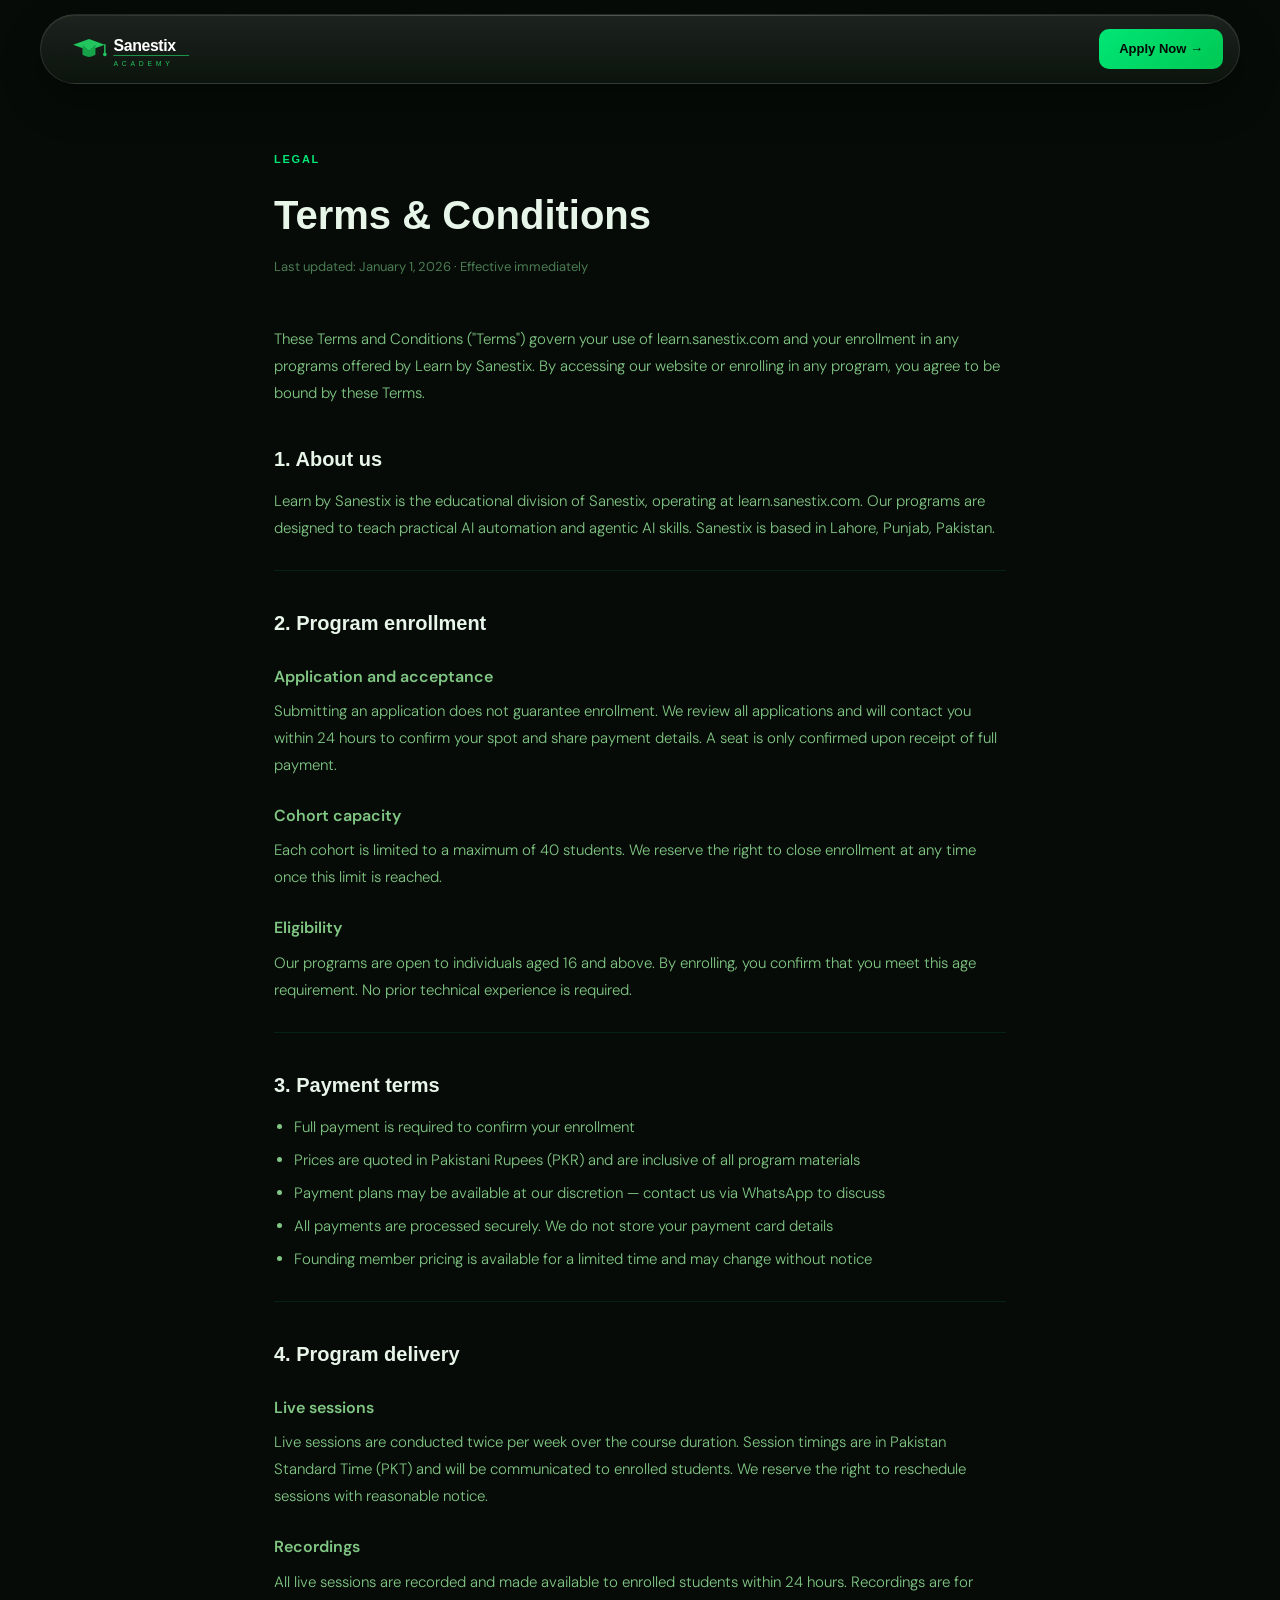
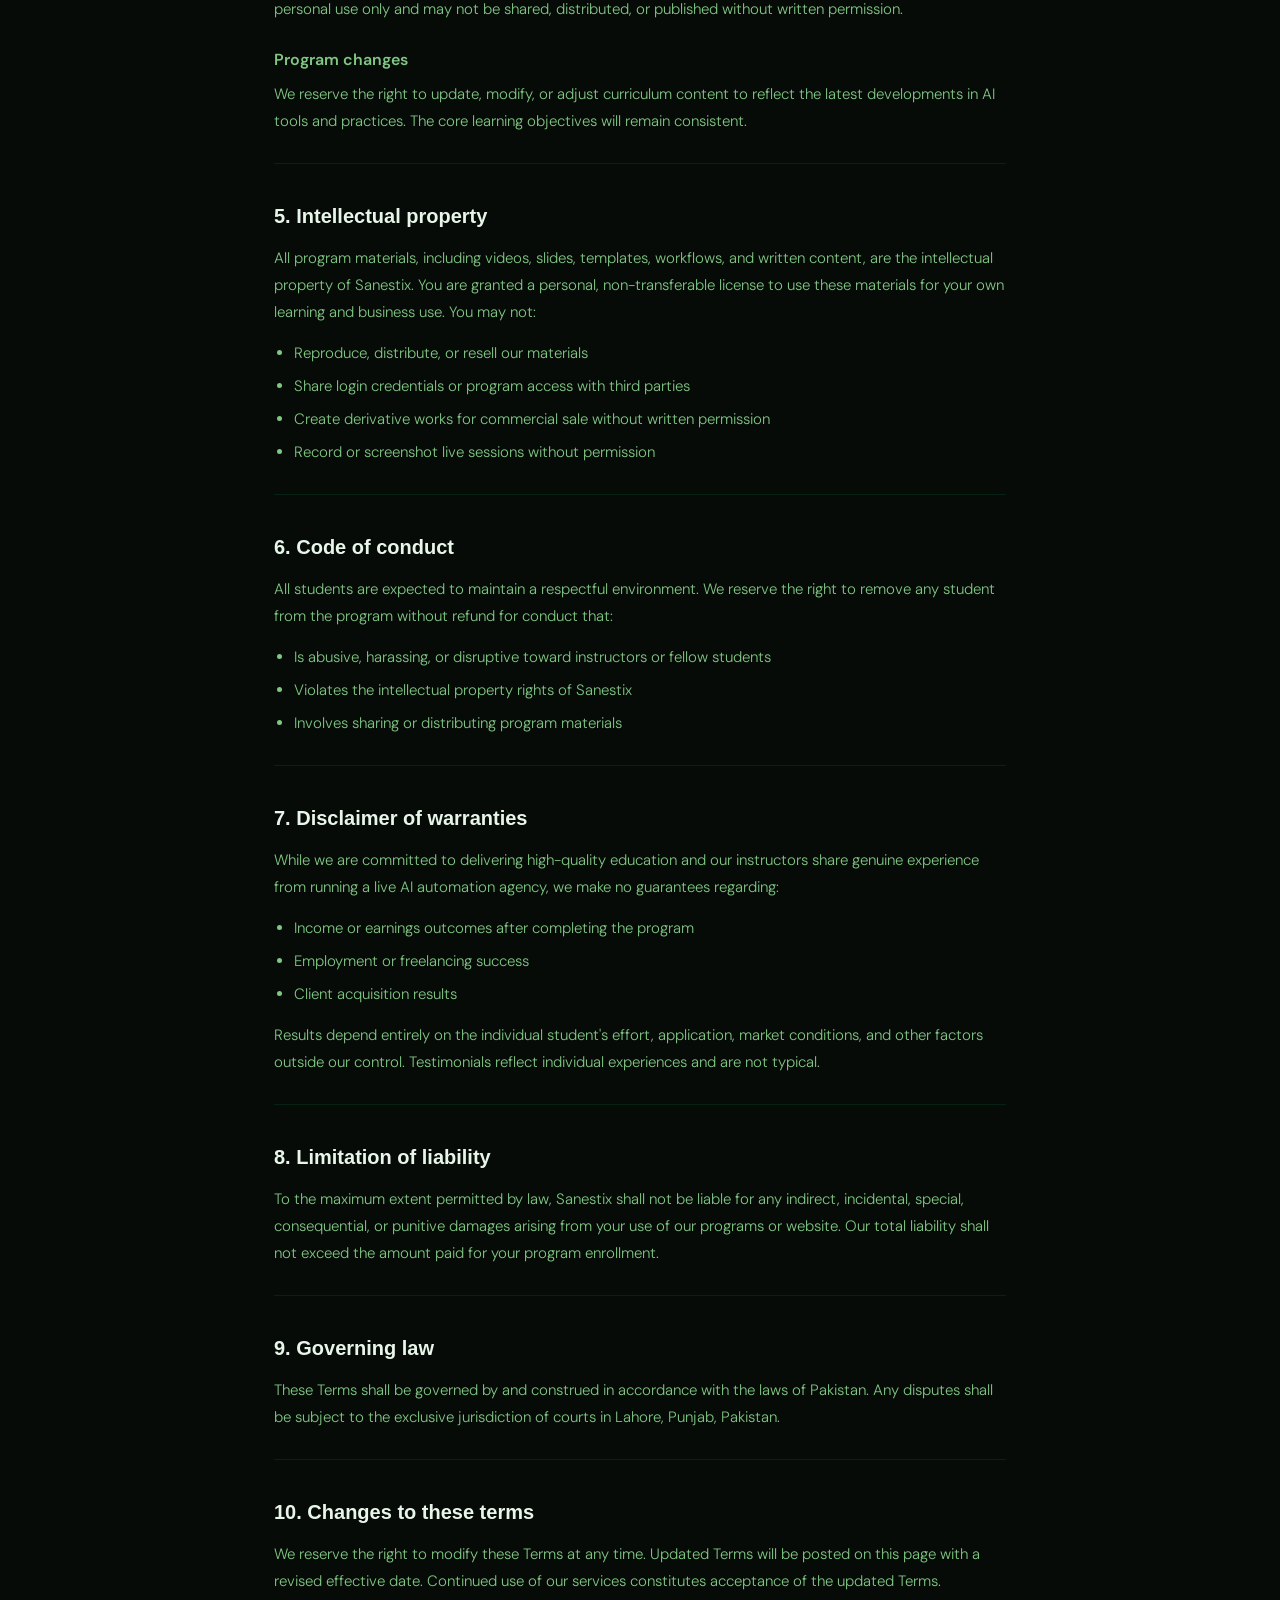
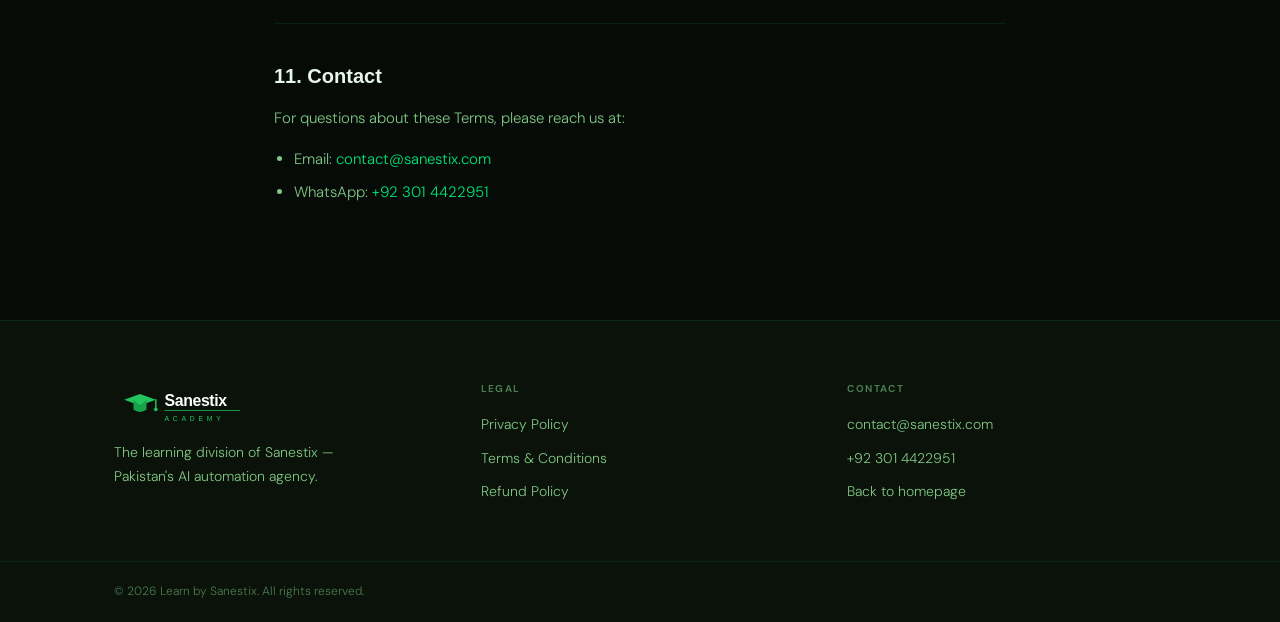
<file: terms.html>
<!DOCTYPE html>
<html lang="en">
<head>
<meta charset="UTF-8">
  <link rel="icon" type="image/svg+xml" href="favicon.svg">
<meta name="viewport" content="width=device-width, initial-scale=1.0">
<title>Terms & Conditions — Sanestix Academy</title>
<meta name="description" content="Read the Sanestix Academy terms and conditions for enrollment in the Agentic AI Mastery program.">
<meta name="robots" content="noindex, follow">
<link rel="canonical" href="https://academy.sanestix.com/terms.html">
<link rel="preconnect" href="https://fonts.googleapis.com">
<link rel="preconnect" href="https://fonts.gstatic.com" crossorigin>
<link href="https://fonts.googleapis.com/css2?family=Clash+Display:wght@400;500;600;700&family=DM+Sans:ital,wght@0,300;0,400;0,500;1,300&display=swap" rel="stylesheet">
<link rel="stylesheet" href="styles.css">
<style>
.legal-page { padding: 80px 0 100px; }
.legal-page h1 { font-family: var(--font-head); font-size: 40px; font-weight: 700; color: var(--text); margin-bottom: 8px; }
.legal-meta { font-size: 13px; color: var(--text3); margin-bottom: 48px; }
.legal-body h2 { font-family: var(--font-head); font-size: 20px; font-weight: 600; color: var(--text); margin: 36px 0 12px; }
.legal-body h3 { font-size: 16px; font-weight: 600; color: var(--text2); margin: 24px 0 8px; }
.legal-body p { font-size: 15px; font-weight: 300; color: var(--text2); line-height: 1.8; margin-bottom: 14px; }
.legal-body ul { margin: 0 0 14px 20px; }
.legal-body ul li { font-size: 15px; font-weight: 300; color: var(--text2); line-height: 1.8; margin-bottom: 6px; }
.legal-body a { color: var(--g1); }
.legal-body strong { color: var(--text); }
.legal-divider { height: 1px; background: var(--border); margin: 28px 0; }
      .nav-logo { display:flex; align-items:center; flex-shrink:0; text-decoration:none; margin-right:32px; transition:opacity .2s; }
    .nav-logo:hover { opacity:0.82; }
    .nav-logo-img { height:46px; width:auto; display:block; }
    .footer-logo { margin-bottom:14px; }
    .footer-logo-img { height:46px; width:auto; display:block; }
  </style>
</head>
<body>
<nav>
  <div class="nav-inner">
    <a href="index.html" class="nav-logo"><img src="sanestix-logo.svg" alt="Sanestix Academy" class="nav-logo-img"></a>
    <a href="index.html#apply" class="btn-cta nav-cta">Apply Now →</a>
  </div>
</nav>

<div class="legal-page">
  <div class="container" style="max-width:780px">
    <div class="section-label">Legal</div>
    <h1>Terms & Conditions</h1>
    <p class="legal-meta">Last updated: January 1, 2026 · Effective immediately</p>
    <div class="legal-body">
      <p>These Terms and Conditions ("Terms") govern your use of learn.sanestix.com and your enrollment in any programs offered by Learn by Sanestix. By accessing our website or enrolling in any program, you agree to be bound by these Terms.</p>

      <h2>1. About us</h2>
      <p>Learn by Sanestix is the educational division of Sanestix, operating at learn.sanestix.com. Our programs are designed to teach practical AI automation and agentic AI skills. Sanestix is based in Lahore, Punjab, Pakistan.</p>

      <div class="legal-divider"></div>
      <h2>2. Program enrollment</h2>
      <h3>Application and acceptance</h3>
      <p>Submitting an application does not guarantee enrollment. We review all applications and will contact you within 24 hours to confirm your spot and share payment details. A seat is only confirmed upon receipt of full payment.</p>
      <h3>Cohort capacity</h3>
      <p>Each cohort is limited to a maximum of 40 students. We reserve the right to close enrollment at any time once this limit is reached.</p>
      <h3>Eligibility</h3>
      <p>Our programs are open to individuals aged 16 and above. By enrolling, you confirm that you meet this age requirement. No prior technical experience is required.</p>

      <div class="legal-divider"></div>
      <h2>3. Payment terms</h2>
      <ul>
        <li>Full payment is required to confirm your enrollment</li>
        <li>Prices are quoted in Pakistani Rupees (PKR) and are inclusive of all program materials</li>
        <li>Payment plans may be available at our discretion — contact us via WhatsApp to discuss</li>
        <li>All payments are processed securely. We do not store your payment card details</li>
        <li>Founding member pricing is available for a limited time and may change without notice</li>
      </ul>

      <div class="legal-divider"></div>
      <h2>4. Program delivery</h2>
      <h3>Live sessions</h3>
      <p>Live sessions are conducted twice per week over the course duration. Session timings are in Pakistan Standard Time (PKT) and will be communicated to enrolled students. We reserve the right to reschedule sessions with reasonable notice.</p>
      <h3>Recordings</h3>
      <p>All live sessions are recorded and made available to enrolled students within 24 hours. Recordings are for personal use only and may not be shared, distributed, or published without written permission.</p>
      <h3>Program changes</h3>
      <p>We reserve the right to update, modify, or adjust curriculum content to reflect the latest developments in AI tools and practices. The core learning objectives will remain consistent.</p>

      <div class="legal-divider"></div>
      <h2>5. Intellectual property</h2>
      <p>All program materials, including videos, slides, templates, workflows, and written content, are the intellectual property of Sanestix. You are granted a personal, non-transferable license to use these materials for your own learning and business use. You may not:</p>
      <ul>
        <li>Reproduce, distribute, or resell our materials</li>
        <li>Share login credentials or program access with third parties</li>
        <li>Create derivative works for commercial sale without written permission</li>
        <li>Record or screenshot live sessions without permission</li>
      </ul>

      <div class="legal-divider"></div>
      <h2>6. Code of conduct</h2>
      <p>All students are expected to maintain a respectful environment. We reserve the right to remove any student from the program without refund for conduct that:</p>
      <ul>
        <li>Is abusive, harassing, or disruptive toward instructors or fellow students</li>
        <li>Violates the intellectual property rights of Sanestix</li>
        <li>Involves sharing or distributing program materials</li>
      </ul>

      <div class="legal-divider"></div>
      <h2>7. Disclaimer of warranties</h2>
      <p>While we are committed to delivering high-quality education and our instructors share genuine experience from running a live AI automation agency, we make no guarantees regarding:</p>
      <ul>
        <li>Income or earnings outcomes after completing the program</li>
        <li>Employment or freelancing success</li>
        <li>Client acquisition results</li>
      </ul>
      <p>Results depend entirely on the individual student's effort, application, market conditions, and other factors outside our control. Testimonials reflect individual experiences and are not typical.</p>

      <div class="legal-divider"></div>
      <h2>8. Limitation of liability</h2>
      <p>To the maximum extent permitted by law, Sanestix shall not be liable for any indirect, incidental, special, consequential, or punitive damages arising from your use of our programs or website. Our total liability shall not exceed the amount paid for your program enrollment.</p>

      <div class="legal-divider"></div>
      <h2>9. Governing law</h2>
      <p>These Terms shall be governed by and construed in accordance with the laws of Pakistan. Any disputes shall be subject to the exclusive jurisdiction of courts in Lahore, Punjab, Pakistan.</p>

      <div class="legal-divider"></div>
      <h2>10. Changes to these terms</h2>
      <p>We reserve the right to modify these Terms at any time. Updated Terms will be posted on this page with a revised effective date. Continued use of our services constitutes acceptance of the updated Terms.</p>

      <div class="legal-divider"></div>
      <h2>11. Contact</h2>
      <p>For questions about these Terms, please reach us at:</p>
      <ul>
        <li>Email: <a href="mailto:contact@sanestix.com">contact@sanestix.com</a></li>
        <li>WhatsApp: <a href="https://wa.me/923014422951">+92 301 4422951</a></li>
      </ul>
    </div>
  </div>
</div>

<footer>
  <div class="container footer-inner" style="grid-template-columns:1fr 1fr 1fr">
    <div class="footer-brand">
      <div class="footer-logo"><img src="sanestix-logo.svg" alt="Sanestix Academy" class="nav-logo-img"></div>
      <p class="footer-desc">The learning division of Sanestix — Pakistan's AI automation agency.</p>
    </div>
    <div class="footer-col">
      <h5>Legal</h5>
      <a href="privacy.html">Privacy Policy</a>
      <a href="terms.html">Terms & Conditions</a>
      <a href="refund.html">Refund Policy</a>
    </div>
    <div class="footer-col">
      <h5>Contact</h5>
      <a href="mailto:contact@sanestix.com">contact@sanestix.com</a>
      <a href="https://wa.me/923014422951">+92 301 4422951</a>
      <a href="index.html">Back to homepage</a>
    </div>
  </div>
  <div class="footer-bottom">
    <div class="container footer-bottom-inner">
      <span>© 2026 Learn by Sanestix. All rights reserved.</span>
    </div>
  </div>
</footer>
</body>
</html>
</file>
<file: styles.css>
/* ═══════════════════════════════════════════
   LEARN.SANESTIX — AGENTIC AI MASTERY
   Black × Green Gradient Premium Theme
   ═══════════════════════════════════════════ */

*, *::before, *::after { box-sizing: border-box; margin: 0; padding: 0; }

:root {
  --bg:       #060b07;
  --bg2:      #0a1209;
  --bg3:      #0e1a0f;
  --bg4:      #132016;
  --bg5:      #182a1a;

  --g1:       #00e676;
  --g2:       #00c853;
  --g3:       #1b5e20;
  --g4:       #0a2e10;
  --g5:       #052209;

  --glow:     rgba(0,230,118,0.12);
  --glow2:    rgba(0,230,118,0.06);
  --glass-bg: rgba(10, 18, 11, 0.58);
  --glass-bg-strong: rgba(7, 14, 8, 0.84);
  --glass-stroke: rgba(255,255,255,0.10);
  --glass-highlight: rgba(255,255,255,0.06);
  --glass-shadow: 0 18px 48px rgba(0,0,0,0.34);

  --text:     #e8f5e9;
  --text2:    #81c784;
  --text3:    #4a7c52;
  --text4:    #2e4d34;

  --red:      #ff5252;
  --redd:     #1a0505;
  --red2:     #ff8a80;

  --amber:    #ffab40;
  --purple:   #9c6fff;
  --purpd:    #1a0e35;

  --border:   rgba(0,230,118,0.10);
  --border2:  rgba(0,230,118,0.20);
  --border3:  rgba(0,230,118,0.30);

  --radius:   10px;
  --radius-lg: 16px;
  --radius-xl: 24px;

  --font-head: 'Clash Display', sans-serif;
  --font-body: 'DM Sans', sans-serif;
}

html { scroll-behavior: smooth; }

body {
  font-family: var(--font-body);
  background: var(--bg);
  color: var(--text);
  overflow-x: hidden;
  font-size: 16px;
  line-height: 1.65;
}

a { color: inherit; text-decoration: none; }
img { max-width: 100%; }

.container {
  max-width: 1100px;
  margin: 0 auto;
  padding: 0 24px;
}

.grad-text {
  background: linear-gradient(135deg, var(--g1), #69f0ae);
  -webkit-background-clip: text;
  -webkit-text-fill-color: transparent;
  background-clip: text;
}

.section-label {
  font-family: var(--font-head);
  font-size: 11px;
  font-weight: 600;
  letter-spacing: 0.16em;
  text-transform: uppercase;
  color: var(--g1);
  margin-bottom: 14px;
}

.section-title {
  font-family: var(--font-head);
  font-size: clamp(28px, 4vw, 46px);
  font-weight: 700;
  line-height: 1.1;
  color: var(--text);
  margin-bottom: 18px;
}

.section-sub {
  font-size: 17px;
  font-weight: 300;
  color: var(--text2);
  max-width: 580px;
  line-height: 1.75;
  margin-bottom: 20px;
}

.section { padding: 88px 0; }
.section-dark { background: var(--bg2); }

/* ── BUTTONS ── */
.btn-cta {
  display: inline-flex;
  align-items: center;
  gap: 8px;
  background: linear-gradient(135deg, var(--g1), var(--g2));
  color: #030a04;
  font-family: var(--font-head);
  font-weight: 600;
  font-size: 14px;
  padding: 13px 26px;
  border-radius: var(--radius);
  border: none;
  cursor: pointer;
  transition: opacity 0.15s, transform 0.15s;
  white-space: nowrap;
  text-decoration: none;
}
.btn-cta:hover { opacity: 0.88; transform: translateY(-1px); }
.btn-cta-lg { font-size: 16px; padding: 16px 36px; }
.btn-cta-full { width: 100%; justify-content: center; font-size: 16px; padding: 18px; }

.btn-ghost {
  display: inline-flex;
  align-items: center;
  gap: 8px;
  background: transparent;
  color: var(--text);
  font-family: var(--font-head);
  font-weight: 500;
  font-size: 14px;
  padding: 12px 24px;
  border-radius: var(--radius);
  border: 1px solid var(--border2);
  cursor: pointer;
  transition: border-color 0.15s, background 0.15s;
  text-decoration: none;
}
.btn-ghost:hover { border-color: var(--g1); background: var(--glow2); }
.btn-ghost-lg { font-size: 16px; padding: 15px 30px; }

/* ── TOPBAR ── */
.topbar {
  background: linear-gradient(90deg, #001a06, #003314, #001a06);
  color: var(--g1);
  text-align: center;
  padding: 9px 16px;
  font-size: 12px;
  font-weight: 500;
  letter-spacing: 0.04em;
  border-bottom: 1px solid var(--border2);
  display: flex;
  align-items: center;
  justify-content: center;
  gap: 12px;
}
.topbar strong { color: #fff; }
.topbar-dot {
  width: 5px; height: 5px;
  border-radius: 50%;
  background: var(--g1);
  flex-shrink: 0;
}

/* ── NAV ── */
nav {
  position: sticky;
  top: 14px;
  z-index: 100;
  width: min(1200px, calc(100% - 32px));
  margin: 0 auto;
  background:
    linear-gradient(180deg, rgba(255,255,255,0.09), rgba(255,255,255,0.02)),
    var(--glass-bg);
  border: 1px solid var(--glass-stroke);
  border-radius: 999px;
  box-shadow: inset 0 1px 0 var(--glass-highlight), 0 18px 40px rgba(0,0,0,0.28);
  backdrop-filter: blur(26px) saturate(150%);
  -webkit-backdrop-filter: blur(26px) saturate(150%);
  transition: background 0.3s, box-shadow 0.3s, border-color 0.3s;
}
nav::before {
  content: "";
  position: absolute;
  inset: 0;
  height: 1px;
  background: linear-gradient(90deg, transparent, rgba(255,255,255,0.3), transparent);
  opacity: 0.6;
  pointer-events: none;
}
nav.scrolled {
  background:
    linear-gradient(180deg, rgba(255,255,255,0.10), rgba(255,255,255,0.025)),
    var(--glass-bg-strong);
  border-color: rgba(255,255,255,0.12);
  box-shadow: inset 0 1px 0 rgba(255,255,255,0.08), var(--glass-shadow);
}
.nav-inner {
  max-width: none;
  margin: 0 auto;
  padding: 0 16px 0 22px;
  min-height: 68px;
  display: flex;
  align-items: center;
  justify-content: space-between;
  gap: 20px;
}

/* Logo */
.nav-logo {
  display: flex;
  align-items: center;
  text-decoration: none;
  flex-shrink: 0;
  transition: opacity 0.2s;
}
.nav-logo:hover { opacity: 0.82; }
.nav-logo-img {
  height: 46px;
  width: auto;
  object-fit: contain;
  display: block;
  background: transparent;
}
.logo-mark {
  width: 34px; height: 34px;
  background: linear-gradient(135deg, var(--g1), var(--g2));
  border-radius: 9px;
  display: flex; align-items: center; justify-content: center;
  flex-shrink: 0;
  box-shadow: 0 0 16px rgba(0,230,118,0.3);
}
.logo-text {
  font-family: var(--font-head);
  font-size: 17px;
  font-weight: 700;
  letter-spacing: -0.01em;
}
.logo-learn { color: var(--text); }
.logo-dot-sep { color: var(--g1); }
.logo-brand { color: var(--g1); }

/* Nav links */
.nav-links {
  display: flex;
  align-items: center;
  gap: 8px;
  flex: 1;
  justify-content: center;
}
.nav-link {
  font-family: var(--font-body);
  font-size: 13.5px;
  font-weight: 400;
  color: var(--text2);
  padding: 10px 18px;
  border: 1px solid rgba(255,255,255,0.04);
  background: rgba(255,255,255,0.04);
  border-radius: 999px;
  transition: color 0.15s, background 0.15s, border-color 0.15s, box-shadow 0.15s;
  text-decoration: none;
  white-space: nowrap;
}
.nav-link:hover {
  color: var(--text);
  background: rgba(255,255,255,0.11);
  border-color: rgba(255,255,255,0.12);
  box-shadow: inset 0 1px 0 rgba(255,255,255,0.08);
}

/* Nav right */
.nav-right {
  display: flex;
  align-items: center;
  gap: 10px;
  flex-shrink: 0;
}
.nav-wa-btn {
  display: inline-flex;
  align-items: center;
  gap: 6px;
  font-size: 13px;
  font-weight: 500;
  color: #25d366;
  border: 1px solid rgba(37,211,102,0.28);
  background: linear-gradient(180deg, rgba(255,255,255,0.10), rgba(255,255,255,0.02)), rgba(37,211,102,0.10);
  box-shadow: inset 0 1px 0 rgba(255,255,255,0.08);
  padding: 10px 18px;
  border-radius: 999px;
  transition: background 0.15s, border-color 0.15s, transform 0.15s;
  text-decoration: none;
  white-space: nowrap;
}
.nav-wa-btn:hover {
  background: linear-gradient(180deg, rgba(255,255,255,0.12), rgba(255,255,255,0.03)), rgba(37,211,102,0.14);
  border-color: rgba(37,211,102,0.45);
  transform: translateY(-1px);
}
.nav-cta { font-size: 13px; padding: 9px 20px; }

/* Hamburger */
.nav-hamburger {
  display: none;
  flex-direction: column;
  gap: 5px;
  background: rgba(255,255,255,0.04);
  border: 1px solid rgba(255,255,255,0.10);
  cursor: pointer;
  padding: 8px;
  border-radius: 999px;
  box-shadow: inset 0 1px 0 rgba(255,255,255,0.05);
  transition: background 0.15s, border-color 0.15s;
}
.nav-hamburger:hover {
  background: rgba(255,255,255,0.08);
  border-color: rgba(255,255,255,0.16);
}
.nav-hamburger span {
  display: block;
  width: 22px; height: 2px;
  background: var(--text);
  border-radius: 2px;
  transition: all 0.2s;
}

/* Mobile menu */
.nav-mobile {
  display: none;
  flex-direction: column;
  gap: 2px;
  padding: 10px 20px 18px;
  border: 1px solid rgba(255,255,255,0.08);
  border-radius: 24px;
  background:
    linear-gradient(180deg, rgba(255,255,255,0.06), rgba(255,255,255,0.02)),
    rgba(8,14,9,0.88);
  backdrop-filter: blur(24px) saturate(140%);
  -webkit-backdrop-filter: blur(24px) saturate(140%);
  margin-top: 10px;
}
.nav-mobile.open { display: flex; }
.nav-mobile a {
  font-size: 14px;
  color: var(--text2);
  padding: 10px 8px;
  border-bottom: 1px solid rgba(255,255,255,0.06);
  transition: color 0.15s, background 0.15s;
  border-radius: 10px;
}
.nav-mobile a:hover {
  color: var(--g1);
  background: rgba(255,255,255,0.04);
}
.nav-mobile-actions {
  display: flex;
  align-items: center;
  gap: 10px;
  padding-top: 14px;
  flex-wrap: wrap;
}

/* ── HERO ── */
.hero {
  padding: 80px 0 72px;
  position: relative;
  overflow: hidden;
  background: var(--bg);
}
.hero-grid-bg {
  position: absolute; inset: 0;
  background-image:
    linear-gradient(rgba(0,230,118,0.035) 1px, transparent 1px),
    linear-gradient(90deg, rgba(0,230,118,0.035) 1px, transparent 1px);
  background-size: 56px 56px;
  mask-image: radial-gradient(ellipse at 50% 35%, black 0%, transparent 70%);
  pointer-events: none;
}
.hero-noise {
  position: absolute; inset: 0;
  background-image: url("data:image/svg+xml,%3Csvg viewBox='0 0 200 200' xmlns='http://www.w3.org/2000/svg'%3E%3Cfilter id='noise'%3E%3CfeTurbulence type='fractalNoise' baseFrequency='0.9' numOctaves='4' stitchTiles='stitch'/%3E%3C/filter%3E%3Crect width='100%25' height='100%25' filter='url(%23noise)' opacity='0.04'/%3E%3C/svg%3E");
  background-size: 200px 200px;
  opacity: 0.3;
  pointer-events: none;
}
.hero-glow {
  position: absolute;
  border-radius: 50%;
  pointer-events: none;
}
.hero-glow-1 {
  top: -180px; left: -140px;
  width: 600px; height: 600px;
  background: radial-gradient(circle, rgba(0,230,118,0.09) 0%, transparent 60%);
}
.hero-glow-2 {
  bottom: -100px; right: -60px;
  width: 480px; height: 480px;
  background: radial-gradient(circle, rgba(0,200,83,0.07) 0%, transparent 60%);
}
.hero-glow-3 {
  top: 50%; left: 50%;
  transform: translate(-50%, -50%);
  width: 800px; height: 400px;
  background: radial-gradient(ellipse, rgba(0,230,118,0.025) 0%, transparent 70%);
}

/* Hero layout — two columns on desktop */
.hero-inner {
  display: grid;
  grid-template-columns: 1fr 1fr;
  align-items: start;
  gap: 52px;
  position: relative;
  z-index: 2;
}

/* ── HERO LEFT ── */
.hero-left {
  display: flex;
  flex-direction: column;
  align-items: flex-start;
  padding-top: 12px;
}

.hero-badge {
  display: inline-flex;
  align-items: center;
  gap: 8px;
  font-size: 12px;
  font-weight: 500;
  color: var(--g1);
  border: 1px solid var(--border2);
  background: rgba(0,230,118,0.06);
  border-radius: 100px;
  padding: 6px 16px;
  margin-bottom: 26px;
  animation: fadeSlideUp 0.6s ease both;
}

.hero-h1 {
  font-family: var(--font-head);
  font-size: clamp(36px, 4.5vw, 62px);
  font-weight: 700;
  line-height: 1.06;
  color: var(--text);
  margin-bottom: 22px;
  animation: fadeSlideUp 0.6s 0.1s ease both;
}
.hero-sub {
  font-size: 16px;
  font-weight: 300;
  color: var(--text2);
  line-height: 1.75;
  margin-bottom: 28px;
  max-width: 480px;
  animation: fadeSlideUp 0.6s 0.15s ease both;
}
.hero-bullets {
  display: flex;
  flex-direction: column;
  gap: 9px;
  margin-bottom: 32px;
  animation: fadeSlideUp 0.6s 0.2s ease both;
}
.bullet {
  display: flex;
  align-items: flex-start;
  gap: 10px;
  font-size: 14px;
  color: var(--text);
}
.bullet-check {
  width: 19px; height: 19px;
  min-width: 19px;
  border-radius: 50%;
  background: rgba(0,230,118,0.1);
  border: 1px solid rgba(0,230,118,0.4);
  display: flex; align-items: center; justify-content: center;
  font-size: 10px;
  color: var(--g1);
  margin-top: 1px;
}
.hero-actions {
  display: flex;
  align-items: center;
  gap: 12px;
  flex-wrap: wrap;
  margin-bottom: 16px;
  animation: fadeSlideUp 0.6s 0.25s ease both;
}
.hero-urgency {
  display: flex;
  align-items: center;
  gap: 8px;
  font-size: 13px;
  font-weight: 500;
  color: var(--red2);
  margin-bottom: 28px;
  animation: fadeSlideUp 0.6s 0.3s ease both;
}
.urgency-dot {
  width: 8px; height: 8px;
  border-radius: 50%;
  background: var(--red);
  animation: pulse 1.5s infinite;
  flex-shrink: 0;
}

/* Stat pills */
.hero-stat-pills {
  display: flex;
  gap: 10px;
  flex-wrap: wrap;
  padding-top: 22px;
  border-top: 1px solid var(--border);
  animation: fadeSlideUp 0.6s 0.35s ease both;
}
.stat-pill {
  display: flex;
  flex-direction: column;
  gap: 2px;
  background: var(--bg3);
  border: 1px solid var(--border2);
  border-radius: 10px;
  padding: 10px 16px;
  min-width: 100px;
}
.stat-num {
  font-family: var(--font-head);
  font-size: 18px;
  font-weight: 700;
  color: var(--g1);
  line-height: 1;
}
.stat-lbl {
  font-size: 11px;
  color: var(--text3);
  font-weight: 400;
}

/* ── HERO RIGHT ── */
.hero-right {
  display: flex;
  flex-direction: column;
  gap: 12px;
  animation: fadeSlideUp 0.6s 0.2s ease both;
}

/* Media grid: photo + video side by side */
.hero-media-grid {
  display: grid;
  grid-template-columns: 1.1fr 0.9fr;
  gap: 10px;
  align-items: stretch;
}

/* Photo card */
.hero-photo-card {
  background: linear-gradient(180deg, rgba(255,255,255,0.07), rgba(255,255,255,0.02)), rgba(10,18,11,0.56);
  border-radius: var(--radius-lg);
  overflow: hidden;
  border: 1px solid rgba(255,255,255,0.10);
  box-shadow: inset 0 1px 0 rgba(255,255,255,0.05), var(--glass-shadow);
  position: relative;
  backdrop-filter: blur(18px);
  -webkit-backdrop-filter: blur(18px);
}
.hero-photo-wrap {
  position: relative;
  width: 100%;
  height: 100%;
  min-height: 260px;
}
.hero-photo {
  width: 100%;
  height: 100%;
  object-fit: cover;
  object-position: top center;
  display: block;
}
.hero-photo-overlay {
  position: absolute; inset: 0;
  background: linear-gradient(
    to bottom,
    rgba(6,11,7,0.1) 30%,
    rgba(6,11,7,0.88) 100%
  );
}
.hero-photo-badge {
  position: absolute;
  top: 10px; left: 10px;
  display: inline-flex;
  align-items: center;
  gap: 6px;
  font-size: 10px;
  font-weight: 600;
  color: var(--g1);
  background: rgba(6,11,7,0.75);
  border: 1px solid var(--border2);
  backdrop-filter: blur(8px);
  border-radius: 100px;
  padding: 4px 10px;
  letter-spacing: 0.05em;
  text-transform: uppercase;
}
.pulse-dot-sm {
  width: 6px; height: 6px;
  border-radius: 50%;
  background: var(--g1);
  animation: pulse 2s infinite;
  flex-shrink: 0;
}
.hero-photo-bottom {
  position: absolute;
  bottom: 10px; left: 10px; right: 10px;
}
.instructor-chips {
  display: flex;
  align-items: center;
  gap: 6px;
  margin-bottom: 4px;
}
.instructor-chip {
  display: flex;
  align-items: center;
  gap: 5px;
  font-size: 11px;
  font-weight: 600;
  color: var(--text);
}
.instructor-chip-sep {
  font-size: 10px;
  color: var(--text3);
}
.instructor-av {
  width: 22px; height: 22px;
  border-radius: 50%;
  display: flex; align-items: center; justify-content: center;
  font-size: 8px;
  font-weight: 700;
  border: 1.5px solid rgba(255,255,255,0.15);
  flex-shrink: 0;
}
.instructor-av-teal { background: linear-gradient(135deg, #00bfa5, #00897b); color: #fff; }
.instructor-av-purple { background: linear-gradient(135deg, #9c6fff, #7c4dff); color: #fff; }
.hero-photo-caption {
  font-size: 10px;
  color: var(--text3);
  margin: 0;
}

/* Video card */
.hero-video-card {
  background: linear-gradient(180deg, rgba(255,255,255,0.07), rgba(255,255,255,0.02)), rgba(10,18,11,0.60);
  border: 1px solid rgba(255,255,255,0.10);
  border-radius: var(--radius-lg);
  overflow: hidden;
  display: flex;
  flex-direction: column;
  box-shadow: inset 0 1px 0 rgba(255,255,255,0.05), 0 20px 48px rgba(0,0,0,0.30);
  backdrop-filter: blur(18px);
  -webkit-backdrop-filter: blur(18px);
}
.hero-video-label-row {
  display: flex;
  align-items: center;
  gap: 6px;
  padding: 10px 12px;
  border-bottom: 1px solid var(--border);
  font-size: 12px;
  font-weight: 500;
  color: var(--text);
  flex-shrink: 0;
}
.hero-video-label-row span:first-of-type { flex: 1; }
.hero-video-dur {
  font-size: 10px;
  color: var(--text3);
  background: var(--bg4);
  border: 1px solid var(--border);
  border-radius: 4px;
  padding: 2px 6px;
}
.hero-video-embed-wrap {
  position: relative;
  width: 100%;
  flex: 1;
  min-height: 140px;
  background: var(--bg5);
  cursor: pointer;
}
.hero-video-embed-wrap iframe {
  position: absolute; top: 0; left: 0;
  width: 100%; height: 100%;
  border: none;
}
.hero-video-placeholder {
  position: absolute; top: 0; left: 0;
  width: 100%; height: 100%;
  display: flex;
  flex-direction: column;
  align-items: center;
  justify-content: center;
  gap: 8px;
  cursor: pointer;
}
.hero-video-dim {
  position: absolute; inset: 0;
  background: rgba(6,11,7,0.4);
  transition: background 0.2s;
}
.hero-video-placeholder:hover .hero-video-dim { background: rgba(6,11,7,0.2); }
.play-btn-ring {
  position: relative;
  z-index: 2;
}
.play-btn-ring::before {
  content: '';
  position: absolute;
  inset: -7px;
  border-radius: 50%;
  border: 1.5px solid rgba(0,230,118,0.35);
  animation: ringPulse 2s infinite;
}
@keyframes ringPulse {
  0%, 100% { opacity: 1; transform: scale(1); }
  50% { opacity: 0.2; transform: scale(1.2); }
}
.play-circle {
  width: 44px; height: 44px;
  border-radius: 50%;
  background: linear-gradient(135deg, var(--g1), var(--g2));
  display: flex; align-items: center; justify-content: center;
  box-shadow: 0 4px 18px rgba(0,230,118,0.45);
  transition: transform 0.2s;
  position: relative;
  z-index: 2;
}
.hero-video-placeholder:hover .play-circle { transform: scale(1.1); }
.play-label {
  font-size: 11px;
  font-weight: 500;
  color: #fff;
  position: relative;
  z-index: 2;
  text-shadow: 0 1px 4px rgba(0,0,0,0.7);
}
.hero-video-footer {
  padding: 10px 12px;
  border-top: 1px solid var(--border);
  flex-shrink: 0;
}

/* Bottom stats row */
.hero-stats-row {
  display: flex;
  align-items: center;
  background: var(--bg3);
  border: 1px solid var(--border2);
  border-radius: var(--radius-lg);
  padding: 14px 20px;
  gap: 0;
}
.hero-stat-item {
  flex: 1;
  display: flex;
  flex-direction: column;
  align-items: center;
  gap: 2px;
  text-align: center;
}
.hero-stat-num {
  font-family: var(--font-head);
  font-size: 20px;
  font-weight: 700;
  color: var(--g1);
  line-height: 1;
}
.hero-stat-lbl {
  font-size: 10px;
  color: var(--text3);
  font-weight: 400;
  line-height: 1.3;
}
.hero-stat-div {
  width: 1px;
  height: 36px;
  background: var(--border2);
  flex-shrink: 0;
  margin: 0 4px;
}

/* Fade-slide animation */
@keyframes fadeSlideUp {
  from { opacity: 0; transform: translateY(18px); }
  to   { opacity: 1; transform: translateY(0); }
}
.pulse-dot {
  width: 7px; height: 7px;
  border-radius: 50%;
  background: var(--g1);
  animation: pulse 2s infinite;
}
@keyframes pulse {
  0%, 100% { opacity: 1; transform: scale(1); }
  50% { opacity: 0.4; transform: scale(0.8); }
}
/* SEATS CARD (shared, used in other sections) */
.seats-card {
  margin-top: 14px;
  background: var(--bg3);
  border: 1px solid var(--border);
  border-radius: var(--radius-lg);
  padding: 16px 18px;
}
.seats-row {
  display: flex;
  justify-content: space-between;
  align-items: center;
  margin-bottom: 10px;
}
.seats-label { font-size: 13px; color: var(--text2); }
.seats-count { font-size: 13px; font-weight: 500; color: var(--red2); }
.seats-bar {
  height: 5px;
  background: var(--bg5);
  border-radius: 99px;
  overflow: hidden;
  margin-bottom: 8px;
}
.seats-fill {
  height: 100%;
  background: linear-gradient(90deg, var(--g1), var(--g2));
  border-radius: 99px;
  transition: width 1s ease;
}
.seats-note { font-size: 11px; color: var(--text3); }

/* ── AUTHORITY STRIP ── */
.authority-strip {
  background: var(--bg2);
  border-top: 1px solid var(--border);
  border-bottom: 1px solid var(--border);
}
.authority-inner {
  max-width: 1100px;
  margin: 0 auto;
  display: flex;
  align-items: stretch;
  justify-content: center;
  flex-wrap: wrap;
}
.auth-cell {
  padding: 22px 36px;
  border-right: 1px solid var(--border);
  text-align: center;
  flex: 1;
  min-width: 140px;
}
.auth-cell:last-child { border-right: none; }
.auth-label {
  font-size: 10px;
  font-weight: 600;
  letter-spacing: 0.12em;
  text-transform: uppercase;
  color: var(--text3);
  margin-bottom: 5px;
}
.auth-value {
  font-family: var(--font-head);
  font-size: 14px;
  font-weight: 700;
  color: var(--text);
}

/* ACTIVITY BAR */
.activity-bar {
  background: linear-gradient(90deg, var(--g5), var(--bg3), var(--g5));
  border-bottom: 1px solid var(--border);
  padding: 9px 24px;
}
.activity-inner {
  max-width: 1100px;
  margin: 0 auto;
  display: flex;
  align-items: center;
  gap: 12px;
}
.activity-live {
  display: flex;
  align-items: center;
  gap: 5px;
  font-size: 11px;
  font-weight: 600;
  color: var(--g1);
  text-transform: uppercase;
  letter-spacing: 0.08em;
  flex-shrink: 0;
}
.live-dot {
  width: 6px; height: 6px;
  border-radius: 50%;
  background: var(--g1);
  animation: pulse 1.5s infinite;
}
.activity-text { font-size: 13px; color: var(--text2); }

/* URGENCY STRIP */
.urgency-strip {
  background: linear-gradient(90deg, var(--redd), #180a0a, var(--redd));
  border-top: 1px solid rgba(255,82,82,0.2);
  border-bottom: 1px solid rgba(255,82,82,0.2);
  padding: 12px 0;
}
.urgency-inner {
  display: flex;
  align-items: center;
  justify-content: space-between;
  flex-wrap: wrap;
  gap: 12px;
}
.urg-left {
  display: flex;
  align-items: center;
  gap: 8px;
  font-size: 13px;
  font-weight: 400;
  color: var(--red2);
}
.urg-left strong { color: #fff; }
.countdown { display: flex; gap: 6px; align-items: center; }
.cd-unit {
  background: #200808;
  border: 1px solid rgba(255,82,82,0.3);
  border-radius: 7px;
  padding: 6px 10px;
  text-align: center;
  min-width: 44px;
}
.cd-n {
  font-family: var(--font-head);
  font-size: 20px;
  font-weight: 700;
  color: var(--red);
  display: block;
  line-height: 1;
}
.cd-l { font-size: 9px; color: #c05050; margin-top: 2px; letter-spacing: 0.05em; }
.cd-sep { font-size: 18px; font-weight: 700; color: var(--red); }

/* ── PROBLEM ── */
.problem-grid {
  display: grid;
  grid-template-columns: 1fr 1fr;
  gap: 52px;
  margin-top: 52px;
  align-items: start;
}
.problem-items { display: flex; flex-direction: column; gap: 0; }
.problem-item {
  display: flex;
  gap: 16px;
  align-items: flex-start;
  padding: 20px 0;
  border-bottom: 1px solid var(--border);
}
.problem-item:last-child { border-bottom: none; }
.problem-x {
  width: 24px; height: 24px;
  min-width: 24px;
  border-radius: 50%;
  background: rgba(255,82,82,0.1);
  border: 1px solid rgba(255,82,82,0.3);
  display: flex; align-items: center; justify-content: center;
  font-size: 10px; font-weight: 700;
  color: var(--red);
  margin-top: 2px;
}
.problem-item h4 { font-size: 15px; font-weight: 600; margin-bottom: 4px; color: var(--text); }
.problem-item p { font-size: 14px; font-weight: 300; color: var(--text2); line-height: 1.65; }
.problem-callout {
  background: var(--bg3);
  border: 1px solid var(--border);
  border-radius: var(--radius-xl);
  padding: 36px;
}
.callout-quote {
  font-size: 17px;
  font-weight: 400;
  font-style: italic;
  line-height: 1.6;
  color: var(--text);
  margin-bottom: 28px;
  border-left: 3px solid var(--purple);
  padding-left: 18px;
}
.callout-stat {
  font-family: var(--font-head);
  font-size: 58px;
  font-weight: 700;
  line-height: 1;
  background: linear-gradient(135deg, var(--g1), #69f0ae);
  -webkit-background-clip: text;
  -webkit-text-fill-color: transparent;
  background-clip: text;
}
.callout-stat-label { font-size: 13px; color: var(--text2); margin-top: 5px; margin-bottom: 24px; }
.callout-divider { height: 1px; background: var(--border); margin: 20px 0; }
.callout-note { font-size: 14px; font-weight: 300; color: var(--text2); line-height: 1.7; }

/* ── LEARN GRID ── */
.learn-grid {
  display: grid;
  grid-template-columns: repeat(3, 1fr);
  gap: 14px;
  margin-top: 48px;
}
.learn-card {
  background: var(--bg3);
  border: 1px solid var(--border);
  border-radius: var(--radius-lg);
  padding: 24px;
  transition: border-color 0.2s, transform 0.2s;
}
.learn-card:hover { border-color: var(--g1); transform: translateY(-2px); }
.lcard-icon {
  width: 42px; height: 42px;
  border-radius: 11px;
  display: flex; align-items: center; justify-content: center;
  margin-bottom: 16px;
}
.lcard-icon-teal {
  background: rgba(0,230,118,0.1);
  border: 1px solid rgba(0,230,118,0.2);
  color: var(--g1);
}
.learn-card h4 { font-family: var(--font-head); font-size: 15px; font-weight: 600; color: var(--text); margin-bottom: 7px; }
.learn-card p { font-size: 13px; font-weight: 300; color: var(--text2); line-height: 1.65; }

/* ── CURRICULUM ── */
.curriculum-grid {
  display: grid;
  grid-template-columns: 1fr 1fr;
  gap: 14px;
  margin-top: 48px;
}
.week-card {
  background: var(--bg3);
  border: 1px solid var(--border);
  border-radius: var(--radius-lg);
  padding: 28px;
  transition: border-color 0.2s;
}
.week-card:hover { border-color: var(--purple); }
.week-tag {
  display: inline-block;
  font-family: var(--font-head);
  font-size: 11px;
  font-weight: 600;
  letter-spacing: 0.1em;
  text-transform: uppercase;
  background: rgba(156,111,255,0.1);
  color: var(--purple);
  border: 1px solid rgba(156,111,255,0.25);
  padding: 4px 12px;
  border-radius: 99px;
  margin-bottom: 13px;
}
.week-card h3 { font-family: var(--font-head); font-size: 18px; font-weight: 600; color: var(--text); margin-bottom: 16px; }
.week-card ul { list-style: none; display: flex; flex-direction: column; gap: 9px; }
.week-card ul li { font-size: 13px; font-weight: 300; color: var(--text2); display: flex; gap: 9px; }
.week-card ul li::before { content: '→'; color: var(--g1); font-weight: 700; flex-shrink: 0; }

/* ── SCHEDULE ── */
.schedule-card {
  background: var(--bg3);
  border: 1px solid var(--border2);
  border-radius: var(--radius-xl);
  padding: 36px;
  margin-top: 48px;
  display: flex;
  align-items: flex-start;
  gap: 0;
  flex-wrap: wrap;
}
.sched-item {
  flex: 1;
  min-width: 160px;
  padding: 0 32px;
}
.sched-item:first-child { padding-left: 0; }
.sched-item:last-child { padding-right: 0; }
.sched-sep {
  width: 1px;
  background: var(--border);
  align-self: stretch;
  min-height: 60px;
}
.sched-label {
  font-size: 10px;
  font-weight: 600;
  letter-spacing: 0.12em;
  text-transform: uppercase;
  color: var(--text3);
  margin-bottom: 6px;
}
.sched-value {
  font-family: var(--font-head);
  font-size: 18px;
  font-weight: 700;
  color: var(--text);
  margin-bottom: 3px;
}
.sched-sub { font-size: 12px; font-weight: 300; color: var(--text2); }
.sched-link { color: var(--g1); font-size: 15px; }

/* ── PROJECTS ── */
.projects-grid {
  display: grid;
  grid-template-columns: repeat(4, 1fr);
  gap: 14px;
  margin-top: 48px;
}
.project-card {
  background: linear-gradient(180deg, rgba(255,255,255,0.06), rgba(255,255,255,0.015)), rgba(10,18,11,0.54);
  border: 1px solid rgba(255,255,255,0.10);
  border-radius: var(--radius-lg);
  padding: 24px;
  transition: border-color 0.2s, transform 0.2s, box-shadow 0.2s;
  box-shadow: inset 0 1px 0 rgba(255,255,255,0.04);
  backdrop-filter: blur(16px);
  -webkit-backdrop-filter: blur(16px);
}
.project-card:hover {
  border-color: rgba(245,158,11,0.35);
  transform: translateY(-3px);
  box-shadow: 0 18px 36px rgba(0,0,0,0.24);
}
.proj-icon {
  width: 46px; height: 46px;
  border-radius: 12px;
  background: rgba(245,158,11,0.1);
  border: 1px solid rgba(245,158,11,0.2);
  display: flex; align-items: center; justify-content: center;
  margin-bottom: 15px;
}
.project-card h4 { font-family: var(--font-head); font-size: 15px; font-weight: 600; color: var(--text); margin-bottom: 7px; }
.project-card p { font-size: 13px; font-weight: 300; color: var(--text2); line-height: 1.6; }

/* ── TRANSFORM ── */
.transform-grid {
  display: grid;
  grid-template-columns: 1fr auto 1fr;
  gap: 24px;
  align-items: center;
  margin-top: 52px;
}
.transform-col {
  background: var(--bg3);
  border: 1px solid var(--border);
  border-radius: var(--radius-xl);
  padding: 32px;
}
.transform-before { border-top: 2px solid var(--red); }
.transform-after { border-top: 2px solid var(--g1); }
.transform-col h3 {
  font-family: var(--font-head);
  font-size: 13px;
  font-weight: 600;
  text-transform: uppercase;
  letter-spacing: 0.1em;
  margin-bottom: 20px;
}
.transform-before h3 { color: var(--red); }
.transform-after h3 { color: var(--g1); }
.transform-col ul { list-style: none; display: flex; flex-direction: column; gap: 11px; }
.transform-before ul li { color: var(--text2); font-weight: 300; display: flex; gap: 10px; font-size: 14px; }
.transform-before ul li::before { content: '✕'; color: var(--red); font-weight: 700; }
.transform-after ul li { color: var(--text); font-weight: 400; display: flex; gap: 10px; font-size: 14px; }
.transform-after ul li::before { content: '✓'; color: var(--g1); font-weight: 700; }
.transform-arrow {
  font-family: var(--font-head);
  font-size: 32px;
  font-weight: 700;
  text-align: center;
  background: linear-gradient(135deg, var(--g1), #69f0ae);
  -webkit-background-clip: text;
  -webkit-text-fill-color: transparent;
  background-clip: text;
}

/* ── TESTIMONIALS ── */
.testi-video-feature {
  display: grid;
  grid-template-columns: 340px 1fr;
  gap: 40px;
  align-items: center;
  margin-bottom: 32px;
}
.testi-vid-wrap {
  border-radius: var(--radius-xl);
  overflow: hidden;
  position: relative;
  padding-top: 177.78%; /* 9:16 vertical ratio for Shorts */
  background: var(--bg4);
  cursor: pointer;
  max-width: 340px;
}
.testi-vid-placeholder {
  position: absolute; top: 0; left: 0;
  width: 100%; height: 100%;
  display: flex; flex-direction: column;
  align-items: center; justify-content: center;
  gap: 10px;
  background: var(--bg4);
  border: 1px solid var(--border2);
  border-radius: var(--radius-xl);
  transition: border-color 0.2s;
  cursor: pointer;
}
.testi-vid-placeholder:hover { border-color: var(--g1); }
.testi-play-btn {
  width: 60px; height: 60px;
  border-radius: 50%;
  background: linear-gradient(135deg, var(--g1), var(--g2));
  display: flex; align-items: center; justify-content: center;
  transition: transform 0.2s;
}
.testi-vid-placeholder:hover .testi-play-btn { transform: scale(1.08); }
.testi-vid-name { font-family: var(--font-head); font-size: 14px; font-weight: 600; color: var(--text); }
.testi-vid-role { font-size: 12px; color: var(--text2); }
.testi-vid-label {
  position: absolute; top: 12px; right: 12px;
  font-size: 10px; font-weight: 600;
  background: var(--g4);
  color: var(--g1);
  border: 1px solid var(--g3);
  padding: 3px 8px;
  border-radius: 99px;
  letter-spacing: 0.05em;
  text-transform: uppercase;
}
.testi-vid-quote blockquote {
  font-size: 17px;
  font-weight: 300;
  font-style: italic;
  color: var(--text);
  line-height: 1.7;
  margin-bottom: 24px;
  border-left: 3px solid var(--g1);
  padding-left: 18px;
}
.tcard-stars { color: var(--amber); font-size: 15px; letter-spacing: 2px; margin-bottom: 12px; }
.testi-author { display: flex; align-items: center; gap: 12px; }
.testi-av {
  width: 40px; height: 40px;
  border-radius: 50%;
  background: rgba(0,230,118,0.1);
  border: 1px solid var(--border2);
  display: flex; align-items: center; justify-content: center;
  font-family: var(--font-head);
  font-size: 13px;
  font-weight: 700;
  color: var(--g1);
  flex-shrink: 0;
}
.testi-name { font-size: 14px; font-weight: 600; color: var(--text); }
.testi-role { font-size: 12px; color: var(--text2); }
.testi-outcome {
  display: inline-block;
  margin-top: 4px;
  background: rgba(0,230,118,0.08);
  color: var(--g1);
  border: 1px solid rgba(0,230,118,0.2);
  border-radius: 100px;
  padding: 2px 10px;
  font-size: 11px;
  font-weight: 500;
}
.testi-grid {
  display: grid;
  grid-template-columns: repeat(3, 1fr);
  gap: 14px;
  margin-bottom: 24px;
}
.tcard {
  background: var(--bg3);
  border: 1px solid var(--border);
  border-radius: var(--radius-lg);
  padding: 24px;
  transition: border-color 0.2s;
}
.tcard:hover { border-color: var(--g1); }
.tcard-text {
  font-size: 14px;
  font-weight: 300;
  font-style: italic;
  line-height: 1.75;
  color: var(--text);
  margin-bottom: 20px;
}
.tcard-footer {
  display: flex;
  align-items: center;
  gap: 12px;
  border-top: 1px solid var(--border);
  padding-top: 16px;
}

/* SMALL VIDEO TESTIMONIALS */
.testi-video-grid {
  display: grid;
  grid-template-columns: repeat(3, 1fr);
  gap: 14px;
}
.testi-vid-sm {
  background: var(--bg3);
  border: 1px solid var(--border);
  border-radius: var(--radius-lg);
  padding: 20px;
  display: flex;
  align-items: center;
  gap: 14px;
  cursor: pointer;
  transition: border-color 0.2s;
  position: relative;
  overflow: hidden;
}
.testi-vid-sm:hover { border-color: var(--g1); }
.testi-vid-sm iframe-wrap {
  position: relative;
  width: 100%;
  padding-top: 177.78%;
}
.testi-play-sm {
  width: 42px; height: 42px;
  border-radius: 50%;
  background: linear-gradient(135deg, var(--g1), var(--g2));
  display: flex; align-items: center; justify-content: center;
  flex-shrink: 0;
  transition: transform 0.2s;
}
.testi-vid-sm:hover .testi-play-sm { transform: scale(1.05); }
.testi-sm-label {
  position: absolute; top: 10px; right: 10px;
  font-size: 10px;
  background: var(--g4);
  color: var(--g1);
  border: 1px solid var(--g3);
  padding: 2px 7px;
  border-radius: 99px;
}
/* ── INSTRUCTORS ── */
.founders-grid {
  display: grid;
  grid-template-columns: 1fr 1fr;
  gap: 20px;
  margin-top: 52px;
}
.founder-card {
  background: linear-gradient(180deg, rgba(255,255,255,0.06), rgba(255,255,255,0.02)), rgba(10,18,11,0.58);
  border: 1px solid rgba(255,255,255,0.10);
  border-radius: var(--radius-xl);
  padding: 32px;
  display: flex;
  flex-direction: column;
  gap: 18px;
  transition: border-color 0.2s, box-shadow 0.2s, transform 0.2s;
  box-shadow: inset 0 1px 0 rgba(255,255,255,0.05);
  backdrop-filter: blur(18px);
  -webkit-backdrop-filter: blur(18px);
}
.founder-card:hover {
  border-color: rgba(0,230,118,0.26);
  box-shadow: 0 20px 42px rgba(0,0,0,0.24);
  transform: translateY(-2px);
}
.founder-top { display: flex; align-items: center; gap: 16px; }
.founder-av {
  width: 68px; height: 68px;
  border-radius: 50%;
  display: flex; align-items: center; justify-content: center;
  font-family: var(--font-head);
  font-size: 22px;
  font-weight: 700;
  flex-shrink: 0;
}
.founder-av-teal { background: rgba(0,230,118,0.1); border: 2px solid rgba(0,230,118,0.3); color: var(--g1); }
.founder-av-purple { background: rgba(156,111,255,0.1); border: 2px solid rgba(156,111,255,0.3); color: var(--purple); }
.founder-name { font-family: var(--font-head); font-size: 19px; font-weight: 700; color: var(--text); margin-bottom: 2px; }
.founder-role { font-size: 13px; color: var(--g1); font-weight: 400; }
.founder-bio { font-size: 14px; font-weight: 300; color: var(--text2); line-height: 1.75; }
.founder-tags { display: flex; flex-wrap: wrap; gap: 7px; }
.ftag {
  font-size: 11px;
  background: var(--bg2);
  border: 1px solid var(--border2);
  color: var(--text2);
  padding: 4px 11px;
  border-radius: 99px;
}
.founder-links { display: flex; gap: 14px; }
.founder-link { font-size: 13px; font-weight: 600; color: var(--g1); transition: color 0.15s; }
.founder-link:hover { color: #fff; }
.instructor-note {
  margin-top: 36px;
  background: var(--bg3);
  border: 1px solid var(--border);
  border-left: 3px solid var(--purple);
  border-radius: var(--radius-lg);
  padding: 26px 30px;
}
.instructor-note p { font-size: 15px; font-weight: 300; color: var(--text2); line-height: 1.75; }
.instructor-note strong { color: var(--text); }

/* ── PRICING ── */
.offer-grid {
  display: grid;
  grid-template-columns: 1fr 1fr;
  gap: 52px;
  margin-top: 52px;
  align-items: start;
}
.offer-list { display: flex; flex-direction: column; gap: 10px; }
.offer-item {
  display: flex;
  gap: 14px;
  align-items: flex-start;
  background: var(--bg3);
  border: 1px solid var(--border);
  border-radius: var(--radius);
  padding: 15px 17px;
  transition: border-color 0.2s;
}
.offer-item:hover { border-color: var(--g1); }
.offer-check {
  width: 22px; height: 22px;
  min-width: 22px;
  border-radius: 50%;
  background: rgba(0,230,118,0.1);
  border: 1px solid rgba(0,230,118,0.25);
  display: flex; align-items: center; justify-content: center;
  font-size: 11px;
  color: var(--g1);
  margin-top: 1px;
}
.offer-title { font-size: 14px; font-weight: 600; display: block; margin-bottom: 2px; color: var(--text); }
.offer-desc { font-size: 12px; font-weight: 300; color: var(--text2); line-height: 1.5; }
.pricing-card {
  background: var(--bg3);
  border: 1px solid var(--border2);
  border-radius: var(--radius-xl);
  padding: 38px;
  text-align: center;
  position: relative;
  overflow: hidden;
}
.pricing-card::before {
  content: '';
  position: absolute; top: 0; left: 0; right: 0; height: 2px;
  background: linear-gradient(90deg, var(--g1), #69f0ae, var(--g2));
}
.pricing-badge {
  display: inline-flex;
  align-items: center;
  gap: 6px;
  background: rgba(245,158,11,0.12);
  color: var(--amber);
  border: 1px solid rgba(245,158,11,0.25);
  border-radius: 100px;
  padding: 4px 14px;
  font-size: 11px;
  font-weight: 600;
  letter-spacing: 0.08em;
  text-transform: uppercase;
  margin-bottom: 22px;
}
.price-old { font-size: 15px; color: var(--text3); text-decoration: line-through; margin-bottom: 6px; }
.price-main {
  font-family: var(--font-head);
  font-size: 56px;
  font-weight: 700;
  line-height: 1;
  color: var(--text);
  margin-bottom: 6px;
}
.price-main sup { font-size: 24px; vertical-align: super; margin-right: 2px; }
.price-note { font-size: 13px; font-weight: 300; color: var(--text2); margin-bottom: 28px; }
.price-scarcity {
  display: flex;
  align-items: center;
  justify-content: center;
  gap: 6px;
  font-size: 13px;
  font-weight: 500;
  color: var(--red2);
  margin-top: 12px;
}
.price-deadline { font-size: 12px; color: var(--text3); margin-top: 7px; }
.pricing-divider { height: 1px; background: var(--border); margin: 22px 0; }
.installment-label { font-size: 12px; font-weight: 300; color: var(--text2); margin-bottom: 5px; }
.installment-link { font-size: 14px; font-weight: 600; color: var(--g1); }

/* ── FAQ ── */
.faq-wrap {
  max-width: 700px;
  margin: 48px auto 0;
}
.faq-item { border-bottom: 1px solid var(--border); }
.faq-q {
  width: 100%;
  text-align: left;
  background: none;
  border: none;
  padding: 20px 0;
  display: flex;
  justify-content: space-between;
  align-items: center;
  cursor: pointer;
  font-family: var(--font-body);
  font-size: 16px;
  font-weight: 500;
  color: var(--text);
}
.faq-arrow { font-size: 18px; color: var(--g1); transition: transform 0.2s; }
.faq-a {
  font-size: 14px;
  font-weight: 300;
  color: var(--text2);
  line-height: 1.75;
  padding: 0 0 20px;
  display: none;
}
.faq-item.open .faq-a { display: block; }
.faq-item.open .faq-arrow { transform: rotate(90deg); }

/* ── FORM ── */
.form-card {
  max-width: 640px;
  margin: 0 auto;
  background: var(--bg3);
  border: 1px solid var(--border2);
  border-radius: var(--radius-xl);
  padding: 44px;
  position: relative;
  overflow: hidden;
}
.form-card::before {
  content: '';
  position: absolute; top: 0; left: 0; right: 0; height: 2px;
  background: linear-gradient(90deg, var(--g1), #69f0ae, var(--g2));
}
.form-card h3 {
  font-family: var(--font-head);
  font-size: 24px;
  font-weight: 700;
  text-align: center;
  margin-bottom: 6px;
  color: var(--text);
}
.form-sub { font-size: 14px; font-weight: 300; color: var(--text2); text-align: center; margin-bottom: 32px; }
.form-row { display: grid; grid-template-columns: 1fr 1fr; gap: 14px; margin-bottom: 0; }
.form-group { display: flex; flex-direction: column; gap: 7px; margin-bottom: 14px; }
.form-group label {
  font-size: 10px;
  font-weight: 700;
  letter-spacing: 0.12em;
  text-transform: uppercase;
  color: var(--text3);
}
.label-opt { color: var(--text4); font-weight: 400; text-transform: none; letter-spacing: 0; }
.form-group input,
.form-group select {
  background: var(--bg2);
  border: 1px solid var(--border2);
  border-radius: 8px;
  padding: 12px 15px;
  font-size: 14px;
  font-family: var(--font-body);
  color: var(--text);
  outline: none;
  width: 100%;
  transition: border-color 0.15s;
  -webkit-appearance: none;
}
.form-group input::placeholder { color: var(--text4); }
.form-group input:focus,
.form-group select:focus { border-color: var(--g1); }
.form-group select option { background: var(--bg3); }
.form-submit { margin-top: 8px; }
.form-privacy { font-size: 12px; font-weight: 300; color: var(--text3); text-align: center; margin-top: 12px; }
.form-privacy a { color: var(--g1); }
.form-or {
  display: flex; align-items: center; gap: 12px;
  margin: 20px 0 0;
}
.form-or hr { flex: 1; border: none; border-top: 1px solid var(--border); }
.form-or span { font-size: 12px; color: var(--text3); white-space: nowrap; }
.wa-btn {
  display: flex;
  align-items: center;
  justify-content: center;
  gap: 10px;
  margin-top: 14px;
  background: rgba(37,211,102,0.07);
  border: 1px solid rgba(37,211,102,0.22);
  border-radius: 9px;
  padding: 13px 20px;
  font-size: 14px;
  font-weight: 600;
  color: #25d366;
  transition: background 0.15s;
  text-decoration: none;
}
.wa-btn:hover { background: rgba(37,211,102,0.13); }

/* ── FINAL CTA ── */
.final-cta-section {
  background: var(--bg);
  position: relative;
  overflow: hidden;
  text-align: center;
}
.final-cta-glow {
  position: absolute;
  top: 50%; left: 50%;
  transform: translate(-50%, -50%);
  width: 700px; height: 500px;
  background: radial-gradient(ellipse 60% 55% at 50% 50%, rgba(0,230,118,0.07) 0%, transparent 65%);
  pointer-events: none;
}
.final-cta-h {
  font-family: var(--font-head);
  font-size: clamp(32px, 5vw, 58px);
  font-weight: 700;
  line-height: 1.1;
  margin-bottom: 18px;
  color: var(--text);
}
.final-cta-sub {
  font-size: 17px;
  font-weight: 300;
  color: var(--text2);
  max-width: 480px;
  margin: 0 auto 32px;
}
.final-seats {
  display: flex;
  align-items: center;
  justify-content: center;
  gap: 7px;
  font-size: 13px;
  font-weight: 500;
  color: var(--red2);
  margin-top: 14px;
}

/* ── FOOTER ── */
footer {
  background: var(--bg2);
  border-top: 1px solid var(--border);
  padding: 60px 0 0;
}
.footer-inner {
  display: grid;
  grid-template-columns: 2fr 1fr 1fr 1fr;
  gap: 48px;
  padding-bottom: 48px;
}
.footer-logo {
  margin-bottom: 14px;
}
.footer-logo-img {
  height: 46px;
  width: auto;
  object-fit: contain;
  display: block;
  background: transparent;
}
.footer-dot { color: var(--g1); }
.footer-desc {
  font-size: 14px;
  font-weight: 300;
  color: var(--text2);
  line-height: 1.7;
  max-width: 250px;
  margin-bottom: 14px;
}
.footer-contact {
  display: flex;
  flex-direction: column;
  gap: 6px;
  font-size: 13px;
  font-weight: 300;
  color: var(--text2);
}
.footer-contact a { color: var(--g1); }
.footer-contact-item {
  display: flex;
  align-items: center;
  gap: 8px;
}
.footer-contact-item svg {
  flex-shrink: 0;
  color: var(--g1);
  opacity: 0.8;
}
.footer-link-icon {
  display: flex !important;
  align-items: center;
  gap: 7px;
}
.footer-link-icon svg {
  flex-shrink: 0;
  opacity: 0.5;
  transition: opacity 0.15s;
}
.footer-link-icon:hover svg { opacity: 1; }
.footer-col h5 {
  font-size: 10px;
  font-weight: 700;
  letter-spacing: 0.14em;
  text-transform: uppercase;
  color: var(--text3);
  margin-bottom: 16px;
}
.footer-col a {
  display: block;
  font-size: 14px;
  font-weight: 300;
  color: var(--text2);
  margin-bottom: 10px;
  transition: color 0.15s;
}
.footer-col a:hover { color: var(--g1); }
.footer-bottom {
  border-top: 1px solid var(--border);
  padding: 20px 0;
}
.footer-bottom-inner {
  display: flex;
  justify-content: space-between;
  align-items: center;
  flex-wrap: wrap;
  gap: 8px;
  font-size: 12px;
  font-weight: 300;
  color: var(--text3);
}

/* ── STICKY BAR ── */
.sticky-bar {
  position: fixed;
  bottom: 0; left: 0; right: 0;
  background: rgba(10,18,9,0.96);
  border-top: 1px solid var(--border2);
  backdrop-filter: blur(16px);
  z-index: 90;
  padding: 11px 24px;
  display: flex;
  align-items: center;
  justify-content: space-between;
  gap: 16px;
  transform: translateY(100%);
  transition: transform 0.3s ease;
}
.sticky-bar.visible { transform: translateY(0); }
.sticky-text { font-size: 13px; color: var(--text2); }
.sticky-text strong { color: var(--text); }
.sticky-btn { font-size: 13px; padding: 10px 22px; }

/* ── WHATSAPP FLOAT ── */
.wa-float {
  position: fixed;
  bottom: 72px; right: 22px;
  background: #25d366;
  color: #fff;
  font-family: var(--font-head);
  font-weight: 600;
  font-size: 13px;
  padding: 11px 18px;
  border-radius: 100px;
  display: flex;
  align-items: center;
  gap: 8px;
  z-index: 89;
  transition: transform 0.15s, opacity 0.15s;
  box-shadow: 0 4px 20px rgba(37,211,102,0.25);
  text-decoration: none;
}
.wa-float:hover { transform: scale(1.04); }

/* ── ANIMATIONS ── */
.fade-up {
  opacity: 0;
  transform: translateY(24px);
  transition: opacity 0.5s ease, transform 0.5s ease;
}
.fade-up.visible {
  opacity: 1;
  transform: translateY(0);
}

/* ── RESPONSIVE ── */
@media (max-width: 980px) {
  .hero-inner { grid-template-columns: 1fr; gap: 36px; }
  .hero-left { align-items: center; text-align: center; }
  .hero-sub { max-width: 100%; }
  .hero-bullets { align-items: flex-start; text-align: left; }
  .hero-actions { justify-content: center; }
  .hero-urgency { justify-content: center; }
  .hero-right { max-width: 560px; margin: 0 auto; width: 100%; }
  .hero-media-grid { grid-template-columns: 1.1fr 0.9fr; }
  .hero-photo-wrap { min-height: 220px; }
}
@media (max-width: 900px) {
  .learn-grid { grid-template-columns: 1fr 1fr; }
  .projects-grid { grid-template-columns: 1fr 1fr; }
  .testi-video-feature { grid-template-columns: 1fr; }
  .testi-vid-wrap { max-width: 280px; margin: 0 auto; }
  .founders-grid { grid-template-columns: 1fr; }
  .offer-grid { grid-template-columns: 1fr; }
  .footer-inner { grid-template-columns: 1fr 1fr; }
  .transform-grid { grid-template-columns: 1fr; }
  .transform-arrow { display: none; }
}
@media (max-width: 720px) {
  nav {
    width: calc(100% - 24px);
    top: 12px;
  }
  .nav-inner {
    padding: 0 12px 0 18px;
    min-height: 62px;
  }
  .nav-links { display: none; }
  .nav-wa-btn { display: none; }
  .nav-cta { display: none; }
  .nav-hamburger { display: flex; }
}
@media (max-width: 680px) {
  .learn-grid { grid-template-columns: 1fr; }
  .curriculum-grid { grid-template-columns: 1fr; }
  .projects-grid { grid-template-columns: 1fr; }
  .testi-grid { grid-template-columns: 1fr; }
  .testi-video-grid { grid-template-columns: 1fr; }
  .hero-bullets { flex-direction: column; }
  .problem-grid { grid-template-columns: 1fr; }
  .schedule-card { flex-direction: column; gap: 22px; }
  .sched-sep { width: 100%; height: 1px; min-height: auto; }
  .sched-item { padding: 0; }
  .form-row { grid-template-columns: 1fr; }
  .form-card { padding: 28px 20px; }
  .footer-inner { grid-template-columns: 1fr; }
  .sticky-text { display: none; }
  .authority-inner { flex-direction: column; }
  .auth-cell { border-right: none; border-bottom: 1px solid var(--border); }
  .auth-cell:last-child { border-bottom: none; }
  .hero-stat-pills { flex-direction: column; gap: 8px; }
  .stat-pill { width: 100%; }
}

/* ═══════════════════════════════════════════
   VIDEO TESTIMONIALS SECTION
   ═══════════════════════════════════════════ */

/* ── VERTICAL SHORT TESTIMONIALS ── */
.testi-vertical-wrap {
  display: flex;
  flex-direction: column;
  align-items: center;
  gap: 32px;
  max-width: 420px;
  margin: 0 auto;
}

/* The Short Video Card */
.testi-short-card {
  width: 100%;
  background: var(--bg3);
  border: 1px solid var(--border2);
  border-radius: var(--radius-lg);
  overflow: hidden;
  box-shadow: 0 8px 40px rgba(0,0,0,0.35);
}

.testi-short-header {
  display: flex;
  justify-content: space-between;
  align-items: center;
  padding: 12px 16px;
  border-bottom: 1px solid var(--border);
}

.testi-short-badge {
  display: inline-flex;
  align-items: center;
  gap: 6px;
  background: rgba(255,0,0,0.1);
  border: 1px solid rgba(255,0,0,0.25);
  color: #fff;
  font-size: 11px;
  font-weight: 600;
  padding: 4px 10px;
  border-radius: 20px;
  letter-spacing: 0.02em;
}

.testi-short-label {
  font-size: 12px;
  color: var(--text3);
  font-weight: 500;
}

/* 9:16 Short embed area */
.testi-short-embed {
  aspect-ratio: 9 / 16;
  width: 100%;
  max-height: 580px;
  background: #000;
  position: relative;
  overflow: hidden;
}

.testi-short-placeholder {
  width: 100%;
  height: 100%;
  background: linear-gradient(160deg, #1a2a1a 0%, #0d1f0d 60%, #0a1a0a 100%);
  display: flex;
  flex-direction: column;
  align-items: center;
  justify-content: center;
  gap: 12px;
  cursor: pointer;
  position: relative;
  transition: filter 0.2s;
}
.testi-short-placeholder:hover { filter: brightness(1.1); }

.testi-short-glow {
  position: absolute;
  inset: 0;
  background: radial-gradient(ellipse at 50% 50%, rgba(120,200,80,0.08) 0%, transparent 70%);
  pointer-events: none;
}

.play-circle {
  width: 64px;
  height: 64px;
  background: var(--g1, #8bd946);
  border-radius: 50%;
  display: flex;
  align-items: center;
  justify-content: center;
  box-shadow: 0 0 0 12px rgba(139,217,70,0.12), 0 0 0 24px rgba(139,217,70,0.05);
  transition: transform 0.2s;
}
.testi-short-placeholder:hover .play-circle { transform: scale(1.08); }

.play-label {
  color: #e2f0d4;
  font-size: 15px;
  font-weight: 600;
  margin: 0;
}
.play-sublabel {
  color: rgba(226,240,212,0.5);
  font-size: 12px;
  margin: 0;
}

.testi-short-embed iframe {
  width: 100%;
  height: 100%;
  border: none;
  display: block;
}

.testi-short-footer {
  display: flex;
  justify-content: space-between;
  align-items: center;
  padding: 12px 16px;
  border-top: 1px solid var(--border);
}

.testi-yt-link {
  display: inline-flex;
  align-items: center;
  gap: 6px;
  color: var(--text2);
  font-size: 12px;
  font-weight: 500;
  text-decoration: none;
  transition: color 0.2s;
  white-space: nowrap;
}
.testi-yt-link:hover { color: var(--g1); }

/* Stats Row */
.testi-stats-row {
  display: flex;
  align-items: center;
  justify-content: center;
  gap: 0;
  width: 100%;
  background: var(--bg3);
  border: 1px solid var(--border);
  border-radius: var(--radius);
  overflow: hidden;
}

.testi-stat {
  flex: 1;
  display: flex;
  flex-direction: column;
  align-items: center;
  gap: 4px;
  padding: 18px 12px;
  text-align: center;
}

.testi-stat-icon { font-size: 20px; }

.testi-stat-num {
  font-family: var(--font-head);
  font-size: 20px;
  font-weight: 700;
  color: var(--g1, #8bd946);
  line-height: 1;
}

.testi-stat-label {
  font-size: 11px;
  color: var(--text3);
  font-weight: 500;
  line-height: 1.3;
}

.testi-stat-divider {
  width: 1px;
  height: 48px;
  background: var(--border);
  flex-shrink: 0;
}

/* Proof Cards Grid */
.testi-proof-grid {
  display: grid;
  grid-template-columns: 1fr 1fr 1fr;
  gap: 12px;
  width: 100%;
}

@media (max-width: 560px) {
  .testi-proof-grid { grid-template-columns: 1fr; }
  .testi-vertical-wrap { max-width: 100%; }
  .testi-short-embed { max-height: 440px; }
}

.testi-proof-card {
  background: var(--bg3);
  border: 1px solid var(--border);
  border-radius: var(--radius);
  padding: 18px 16px;
  transition: border-color 0.2s;
}
.testi-proof-card:hover { border-color: var(--border2); }

.testi-proof-icon {
  font-size: 22px;
  margin-bottom: 8px;
}

.testi-proof-card h4 {
  font-family: var(--font-head);
  font-size: 13px;
  color: var(--text);
  margin-bottom: 6px;
  line-height: 1.3;
}

.testi-proof-card p {
  font-size: 12px;
  color: var(--text3);
  line-height: 1.5;
  margin: 0;
}
</file>
